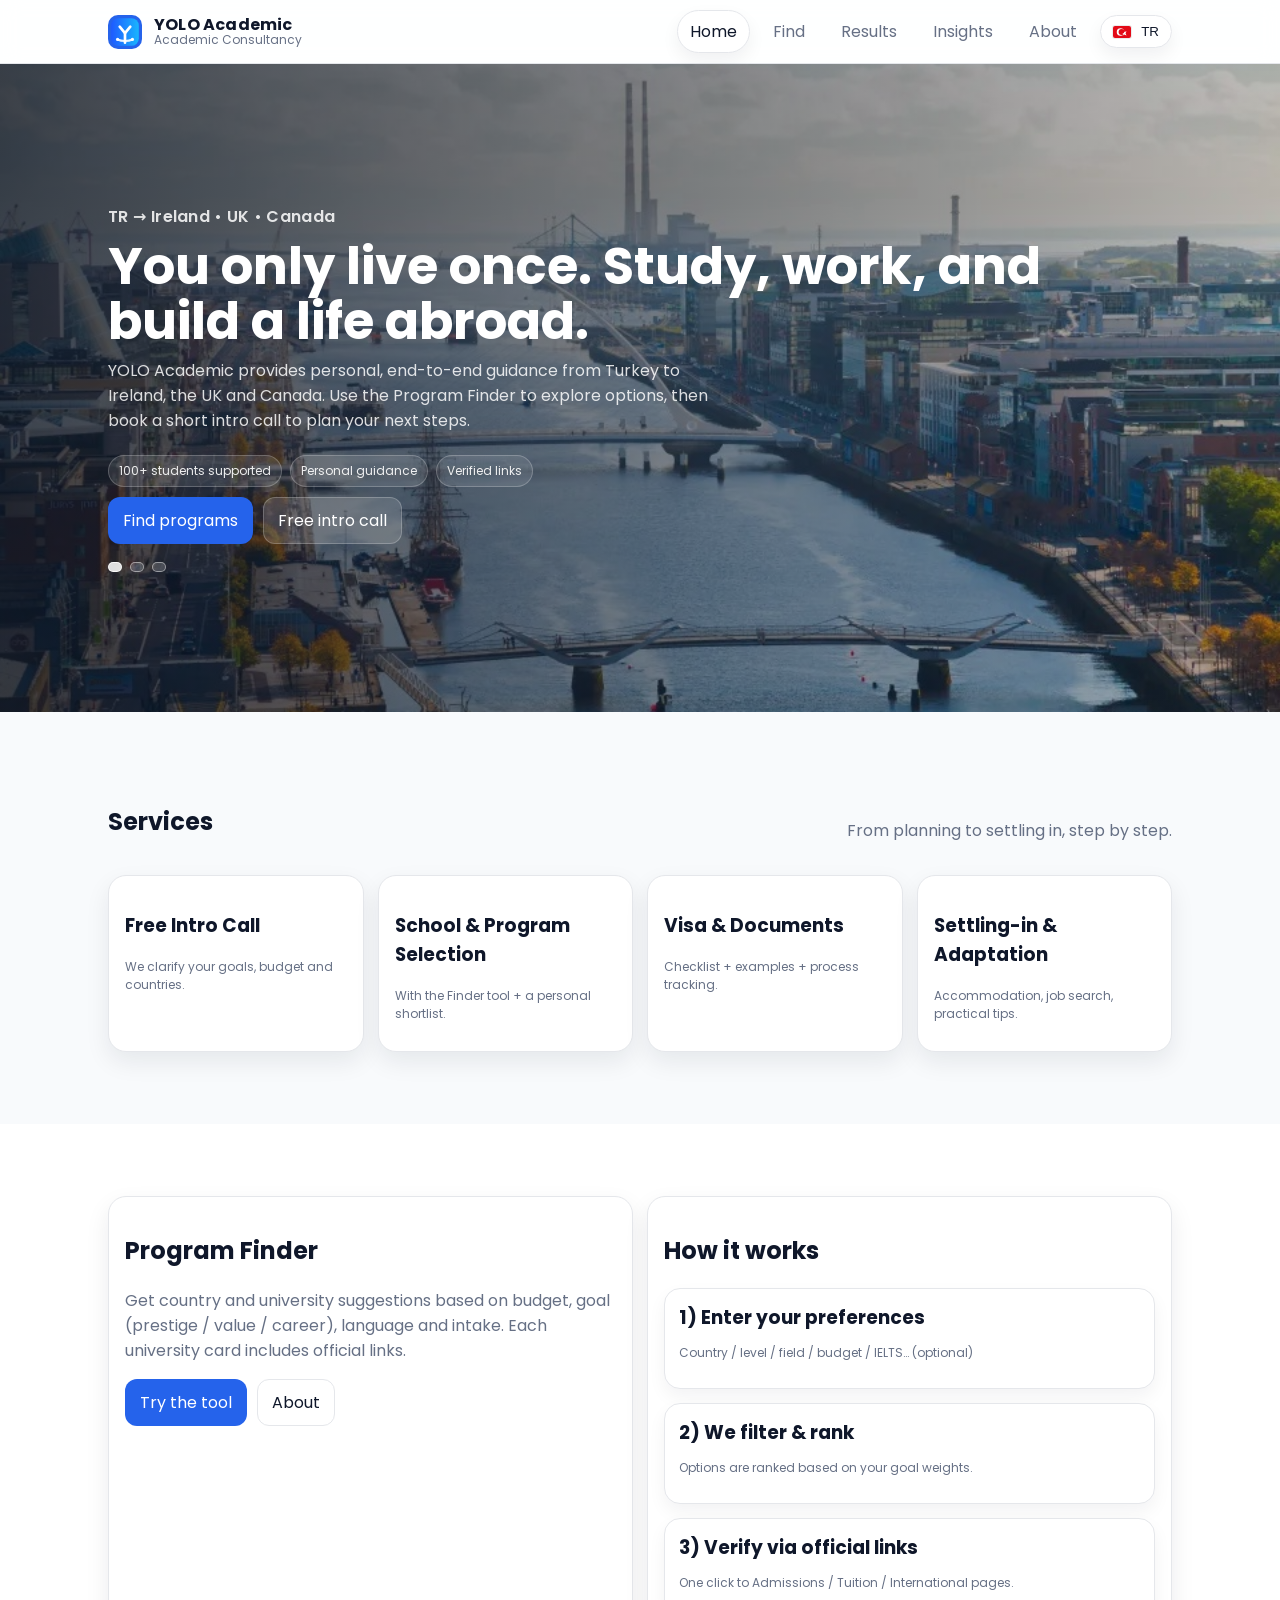
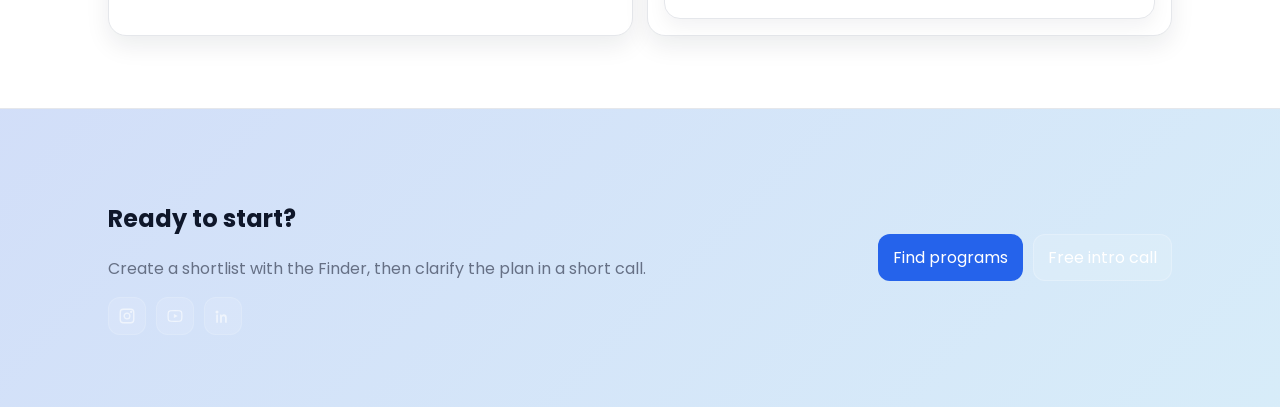
<file: academic-advisor-template/index.html>
<!doctype html>
<html lang="tr">
<head>
  <meta charset="utf-8" />
  <meta name="viewport" content="width=device-width,initial-scale=1" />
  <title>YOLO Academic</title>

  <link rel="preconnect" href="https://fonts.googleapis.com">
  <link rel="preconnect" href="https://fonts.gstatic.com" crossorigin>
  <link href="https://fonts.googleapis.com/css2?family=Poppins:wght@400;500;600;700&display=swap" rel="stylesheet">

  <link rel="stylesheet" href="assets/styles.css" />
  <link rel="icon" type="image/svg+xml" href="assets/yolo-mark.svg?v=1">
</head>
<body class="site">
  <nav class="nav">
    <div class="nav-inner">
      <a class="brand" href="index.html" aria-label="YOLO Academic home">
        <span class="logo" aria-hidden="true"></span>
        <span class="brand-text">
          <span class="brand-name">YOLO Academic</span>
          <span class="brand-sub">Academic Consultancy</span>
        </span>
      </a>

      <div class="nav-right row wrap">
        <div class="tabs">
          <a class="tab active" href="index.html" data-i18n="nav.home"></a>
          <a class="tab" href="finder.html" data-i18n="nav.finder"></a>
          <a class="tab" href="results.html" data-i18n="nav.results"></a>
          <a class="tab" href="insights.html" data-i18n="nav.insights"></a>
          <a class="tab" href="sources.html" data-i18n="nav.about"></a>
        </div>
        <button id="langToggle" class="lang-toggle" type="button" aria-label="Change language">EN</button>
      </div>
    </div>
  </nav>


  <header class="hero-slider" aria-label="Hero">
    <div class="hero-slides" data-hero-slides>
      <!-- Put hero images in /assets as hero-1.jpg, hero-2.jpg, hero-3.jpg (and more if you want) -->
      <div class="hero-slide is-active" style="background-image:url('assets/hero-1.jpg')"></div>
      <div class="hero-slide" style="background-image:url('assets/hero-2.jpg')"></div>
      <div class="hero-slide" style="background-image:url('assets/hero-3.jpg')"></div>
    </div>

    <div class="hero-grad" aria-hidden="true"></div>

    <div class="container hero-content">
      <div class="hero-kicker" data-i18n="landing.kicker"></div>
      <h1 class="hero-title" data-i18n="landing.h1"></h1>
      <p class="hero-text" data-i18n="landing.p"></p>

      <div class="trust-chips">
        <span class="chip" data-i18n="landing.trust.1"></span>
        <span class="chip" data-i18n="landing.trust.2"></span>
        <span class="chip" data-i18n="landing.trust.3"></span>
      </div>

      <div class="hero-actions">
        <a class="btn primary" href="finder.html" data-i18n="landing.cta.start"></a>
        <a class="btn ghost" data-calendly href="#" data-i18n="call.btn"></a>
      </div>

      <div class="hero-dots" data-hero-dots aria-label="Slide controls"></div>
    </div>
  </header>

  <main>
    <section class="section section-light">
      <div class="container">
        <div class="section-head">
          <h2 data-i18n="services.title"></h2>
          <p class="muted" data-i18n="services.sub"></p>
        </div>

        <div class="cards-4">
          <div class="card soft">
            <h3 data-i18n="svc.1.t"></h3>
            <p class="muted small" data-i18n="svc.1.p"></p>
          </div>
          <div class="card soft">
            <h3 data-i18n="svc.2.t"></h3>
            <p class="muted small" data-i18n="svc.2.p"></p>
          </div>
          <div class="card soft">
            <h3 data-i18n="svc.3.t"></h3>
            <p class="muted small" data-i18n="svc.3.p"></p>
          </div>
          <div class="card soft">
            <h3 data-i18n="svc.4.t"></h3>
            <p class="muted small" data-i18n="svc.4.p"></p>
          </div>
        </div>
      </div>
    </section>

    <section class="section section-white">
      <div class="container grid-2">
        <div class="card">
          <h2 data-i18n="tool.title"></h2>
          <p class="muted" data-i18n="tool.p"></p>
          <div class="row wrap" style="margin-top:10px;">
            <a class="btn primary" href="finder.html" data-i18n="tool.try"></a>
            <a class="btn" href="sources.html" data-i18n="tool.about"></a>
          </div>
        </div>

        <div class="card">
          <h2 data-i18n="how.title"></h2>
          <div class="stack">
            <div class="item">
              <h3 data-i18n="how.1.t"></h3>
              <p class="muted small" data-i18n="how.1.p"></p>
            </div>
            <div class="item">
              <h3 data-i18n="how.2.t"></h3>
              <p class="muted small" data-i18n="how.2.p"></p>
            </div>
            <div class="item">
              <h3 data-i18n="how.3.t"></h3>
              <p class="muted small" data-i18n="how.3.p"></p>
            </div>
          </div>
        </div>
      </div>
    </section>

    <section class="section cta-band">
      <div class="container cta-inner">
        <div>
          <h2 data-i18n="cta.title"></h2>
          <p class="muted" data-i18n="cta.p"></p>
          <div class="socials" aria-label="Social links">
            <a data-social="instagram" href="#" title="Instagram" aria-label="Instagram"><svg viewBox="0 0 24 24" aria-hidden="true"><path d="M7 3h10a4 4 0 0 1 4 4v10a4 4 0 0 1-4 4H7a4 4 0 0 1-4-4V7a4 4 0 0 1 4-4z" fill="none" stroke="currentColor" stroke-width="1.8"/><path d="M12 8.2a3.8 3.8 0 1 0 0 7.6 3.8 3.8 0 0 0 0-7.6z" fill="none" stroke="currentColor" stroke-width="1.8"/><path d="M17.5 6.6h.01" stroke="currentColor" stroke-width="3" stroke-linecap="round"/></svg></a>
            <a data-social="youtube" href="#" title="YouTube" aria-label="YouTube"><svg viewBox="0 0 24 24" aria-hidden="true"><path d="M21 8.2s-.2-1.5-.8-2.2c-.8-.9-1.7-.9-2.1-1C15.2 4.8 12 4.8 12 4.8h0s-3.2 0-6.1.2c-.4.1-1.3.1-2.1 1C3.2 6.7 3 8.2 3 8.2S2.8 10 2.8 11.9v.2C2.8 14 3 15.8 3 15.8s.2 1.5.8 2.2c.8.9 1.9.9 2.4 1 1.7.2 5.8.2 5.8.2s3.2 0 6.1-.2c.4-.1 1.3-.1 2.1-1 .6-.7.8-2.2.8-2.2s.2-1.8.2-3.7v-.2C21.2 10 21 8.2 21 8.2z" fill="none" stroke="currentColor" stroke-width="1.6"/><path d="M10.5 9.3l5.2 2.7-5.2 2.7V9.3z" fill="currentColor"/></svg></a>
            <a data-social="linkedin" href="#" title="LinkedIn" aria-label="LinkedIn"><svg viewBox="0 0 24 24" aria-hidden="true"><path d="M4 4.8a2 2 0 1 0 0 4 2 2 0 0 0 0-4z" fill="currentColor"/><path d="M3 10h2.2v11H3V10z" fill="currentColor"/><path d="M8.1 10H10v1.5h.1c.3-.6 1.3-1.7 3.1-1.7 2.1 0 3.8 1.3 3.8 4.3V21h-2.2v-6c0-1.7-.6-2.8-2.1-2.8-1.1 0-1.8.7-2.1 1.4-.1.3-.1.7-.1 1.1V21H8.1V10z" fill="currentColor"/></svg></a>
          </div>
        </div>
        <div class="row wrap">
          <a class="btn primary" href="finder.html" data-i18n="landing.cta.start"></a>
          <a class="btn ghost" data-calendly href="#" data-i18n="call.btn"></a>
        </div>
      </div>
    </section>
  </main>

  <script src="assets/i18n.js"></script>
  <script src="assets/config.js"></script>
  <script src="assets/calendly.js"></script>
  <script src="assets/socials.js"></script>
  <script src="assets/hero-slider.js"></script>
</body>
</html>
</file>
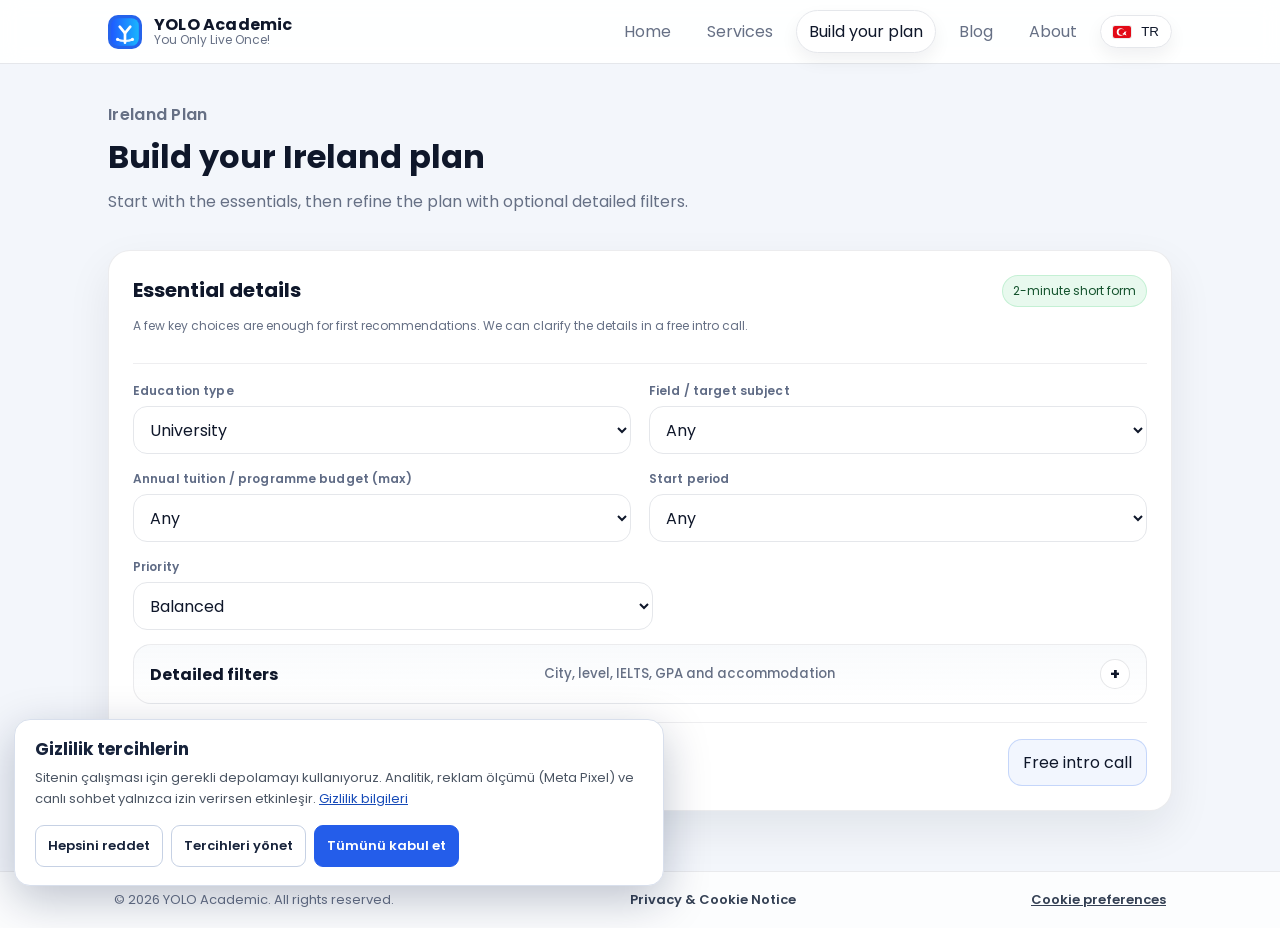
<file: finder.html>
<!doctype html>
<html lang="tr">
<head>
  
<meta charset="utf-8" />
<meta name="viewport" content="width=device-width,initial-scale=1" />
<link rel="preconnect" href="https://fonts.googleapis.com">
<link rel="preconnect" href="https://fonts.gstatic.com" crossorigin>
<link href="https://fonts.googleapis.com/css2?family=Poppins:wght@400;500;600;700&display=swap" rel="stylesheet">
<link rel="stylesheet" href="assets/styles.css" />
<link rel="stylesheet" href="assets/mobile-nav.css?v=2" />
<link rel="stylesheet" href="assets/custom.css" />
<link rel="stylesheet" href="assets/cta-contrast-fix.css?v=2" />

  <link rel="icon" type="image/svg+xml" href="assets/yolo-mark.svg?v=2">
<link rel="icon" type="image/png" href="assets/favicon.png?v=2" sizes="64x64">
<link rel="shortcut icon" href="assets/yolo-mark.svg?v=2">
<link rel="apple-touch-icon" href="assets/apple-touch-icon.png?v=2">
<title>İrlanda Planını Oluştur | YOLO Academic</title>
  <link rel="canonical" href="https://yoloacademic.com/finder.html" />
  <meta property="og:title" content="İrlanda Planını Oluştur | YOLO Academic" />
  <meta property="og:description" content="İrlanda eğitim hedefin için okul türü, bölüm, bütçe ve başlangıç dönemine göre ilk yol haritanı oluştur." />
  <meta property="og:type" content="website" />
  <meta property="og:url" content="https://yoloacademic.com/finder.html" />
  <meta name="twitter:card" content="summary" />
  <!-- Tracking is controlled by visitor cookie preferences. -->
<link rel="stylesheet" href="assets/privacy-consent.css?v=1">
<script src="assets/privacy-consent.js?v=1" defer></script>
</head>
<body class="site">

<nav class="nav">
  <div class="nav-inner">
    <a class="brand" href="index.html" aria-label="YOLO Academic home">
      <span class="logo" aria-hidden="true"></span>
      <span class="brand-text">
        <span class="brand-name">YOLO Academic</span>
        <span class="brand-sub">You Only Live Once!</span>
      </span>
    </a>
    <div class="nav-right row wrap">
      <div class="tabs">
        <a class="tab " href="index.html" data-i18n="nav.home"></a>
        <a class="tab " href="services.html" data-i18n="nav.services"></a>
        <a class="tab active" href="finder.html" data-i18n="nav.finder"></a>
        <a class="tab " href="insights.html" data-i18n="nav.insights"></a>
        <a class="tab " href="sources.html" data-i18n="nav.about"></a>
      </div>
      <button id="langToggle" class="lang-toggle" type="button" aria-label="Change language">EN</button>
    </div>
  </div>
</nav>

<header class="container page-hero">
  <div class="eyebrow"><span class="lang-tr">İrlanda Planı</span><span class="lang-en">Ireland Plan</span></div>
  <h1 class="page-title" data-i18n="finder.h1"></h1>
  <p class="muted page-sub" data-i18n="finder.p"></p>
</header>
<main class="container" style="padding-bottom:60px;">
  <form id="prefsForm" class="card form smart-finder">
    <div class="finder-intro-row">
      <div>
        <h2 data-i18n="finder.quick.title"></h2>
        <p class="muted small" data-i18n="finder.quick.p"></p>
      </div>
      <span class="badge" data-i18n="finder.quick.badge"></span>
    </div>

    <div class="grid essential-grid">
      <div class="field"><label for="educationType" data-i18n="form.educationType"></label><select id="educationType" required><option value="university" data-i18n="opt.education.university"></option><option value="language" data-i18n="opt.education.language"></option><option value="highschool" data-i18n="opt.education.highschool"></option></select></div>
      <div class="field"><label for="field" data-i18n="form.field"></label><select id="field"><option value="any" data-i18n="opt.any"></option><option value="computing" data-i18n="opt.computing"></option><option value="business" data-i18n="opt.business"></option><option value="engineering" data-i18n="opt.engineering"></option><option value="health" data-i18n="opt.health"></option><option value="arts" data-i18n="opt.arts"></option><option value="english" data-i18n="opt.english"></option></select></div>
      <div class="field"><label for="tuitionMax" data-i18n="form.tuition"></label><select id="tuitionMax"><option value="" data-i18n="opt.any"></option><option value="5000">≤ €5k</option><option value="10000">≤ €10k</option><option value="20000">≤ €20k</option><option value="35000">≤ €35k</option><option value="999999">€35k+</option></select></div>
      <div class="field"><label for="intake" data-i18n="form.intake"></label><select id="intake"><option value="any" data-i18n="opt.any"></option><option value="sep" data-i18n="opt.sep"></option><option value="jan" data-i18n="opt.jan"></option><option value="summer" data-i18n="opt.summer"></option></select></div>
      <div class="field"><label for="goal" data-i18n="form.goal"></label><select id="goal" required><option value="balanced" data-i18n="opt.balanced"></option><option value="prestige" data-i18n="opt.prestige"></option><option value="value" data-i18n="opt.value"></option><option value="career" data-i18n="opt.career"></option><option value="fast" data-i18n="opt.fast"></option></select></div>
    </div>

    <details class="advanced-filters">
      <summary><span data-i18n="finder.advanced.title"></span><small data-i18n="finder.advanced.p"></small></summary>
      <div class="grid advanced-grid">
        <div class="field"><label for="city" data-i18n="form.city"></label><select id="city"><option value="any" data-i18n="opt.any"></option><option value="dublin">Dublin</option><option value="cork">Cork</option><option value="galway">Galway</option><option value="limerick">Limerick</option><option value="other" data-i18n="opt.city.other"></option></select></div>
        <div class="field"><label for="degree" data-i18n="form.degree"></label><select id="degree"><option value="any" data-i18n="opt.any"></option><option value="ug" data-i18n="opt.ug"></option><option value="pg" data-i18n="opt.pg"></option><option value="foundation" data-i18n="opt.foundation"></option></select></div>
        <div class="field"><label for="hasIelts" data-i18n="form.ielts"></label><select id="hasIelts"><option value="any" data-i18n="opt.ielts.any"></option><option value="yes" data-i18n="opt.ielts.yes"></option><option value="no" data-i18n="opt.ielts.no"></option></select></div>
        <div class="field" id="ieltsWrap" style="display:none;"><label for="ieltsScore" data-i18n="form.ieltsScore"></label><select id="ieltsScore"><option value="" data-i18n="opt.any"></option><option value="5.0">5.0</option><option value="5.5">5.5</option><option value="6.0">6.0</option><option value="6.5">6.5</option><option value="7.0">7.0</option><option value="7.5">7.5</option></select></div>
        <div class="field"><label for="gpa" data-i18n="form.gpa"></label><input id="gpa" type="text" inputmode="decimal" data-i18n-placeholder="form.gpaPh" /><div class="hint muted small" data-i18n="form.gpaHint"></div></div>
        <div class="field"><label for="year" data-i18n="form.year"></label><select id="year"><option value="any" data-i18n="opt.year.any"></option></select></div>
        <div class="field"><label for="accommodation" data-i18n="form.accommodation"></label><select id="accommodation"><option value="any" data-i18n="opt.any"></option><option value="yes" data-i18n="opt.yes"></option><option value="no" data-i18n="opt.no"></option></select></div>
        <div class="field"><label for="notes" data-i18n="form.notes"></label><input id="notes" type="text" data-i18n-placeholder="form.notesPh" /></div>
      </div>
    </details>

    <div class="actions row wrap"><button class="btn primary" type="submit" data-i18n="form.submit"></button><a class="btn ghost" data-calendly href="#" data-i18n="call.btn"></a></div>
  </form>
</main>

<footer class="site-footer">
  <div class="container footer-mini">
    <span>© 2026 YOLO Academic. <span class="lang-tr">Tüm hakları saklıdır.</span><span class="lang-en">All rights reserved.</span></span>
    <a href="privacy.html"><span class="lang-tr">Gizlilik & Çerez Bilgilendirmesi</span><span class="lang-en">Privacy & Cookie Notice</span></a>
  </div>
</footer>

<script src="assets/i18n.js"></script>
<script src="assets/mobile-nav.js?v=2"></script>
<script src="assets/config.js"></script>
<script src="assets/calendly.js"></script>
<!-- Optional live chat is loaded after visitor consent. -->
<script src="assets/analytics-events.js?v=1"></script>

<script src="assets/app.js"></script>
</body>
</html>
</file>
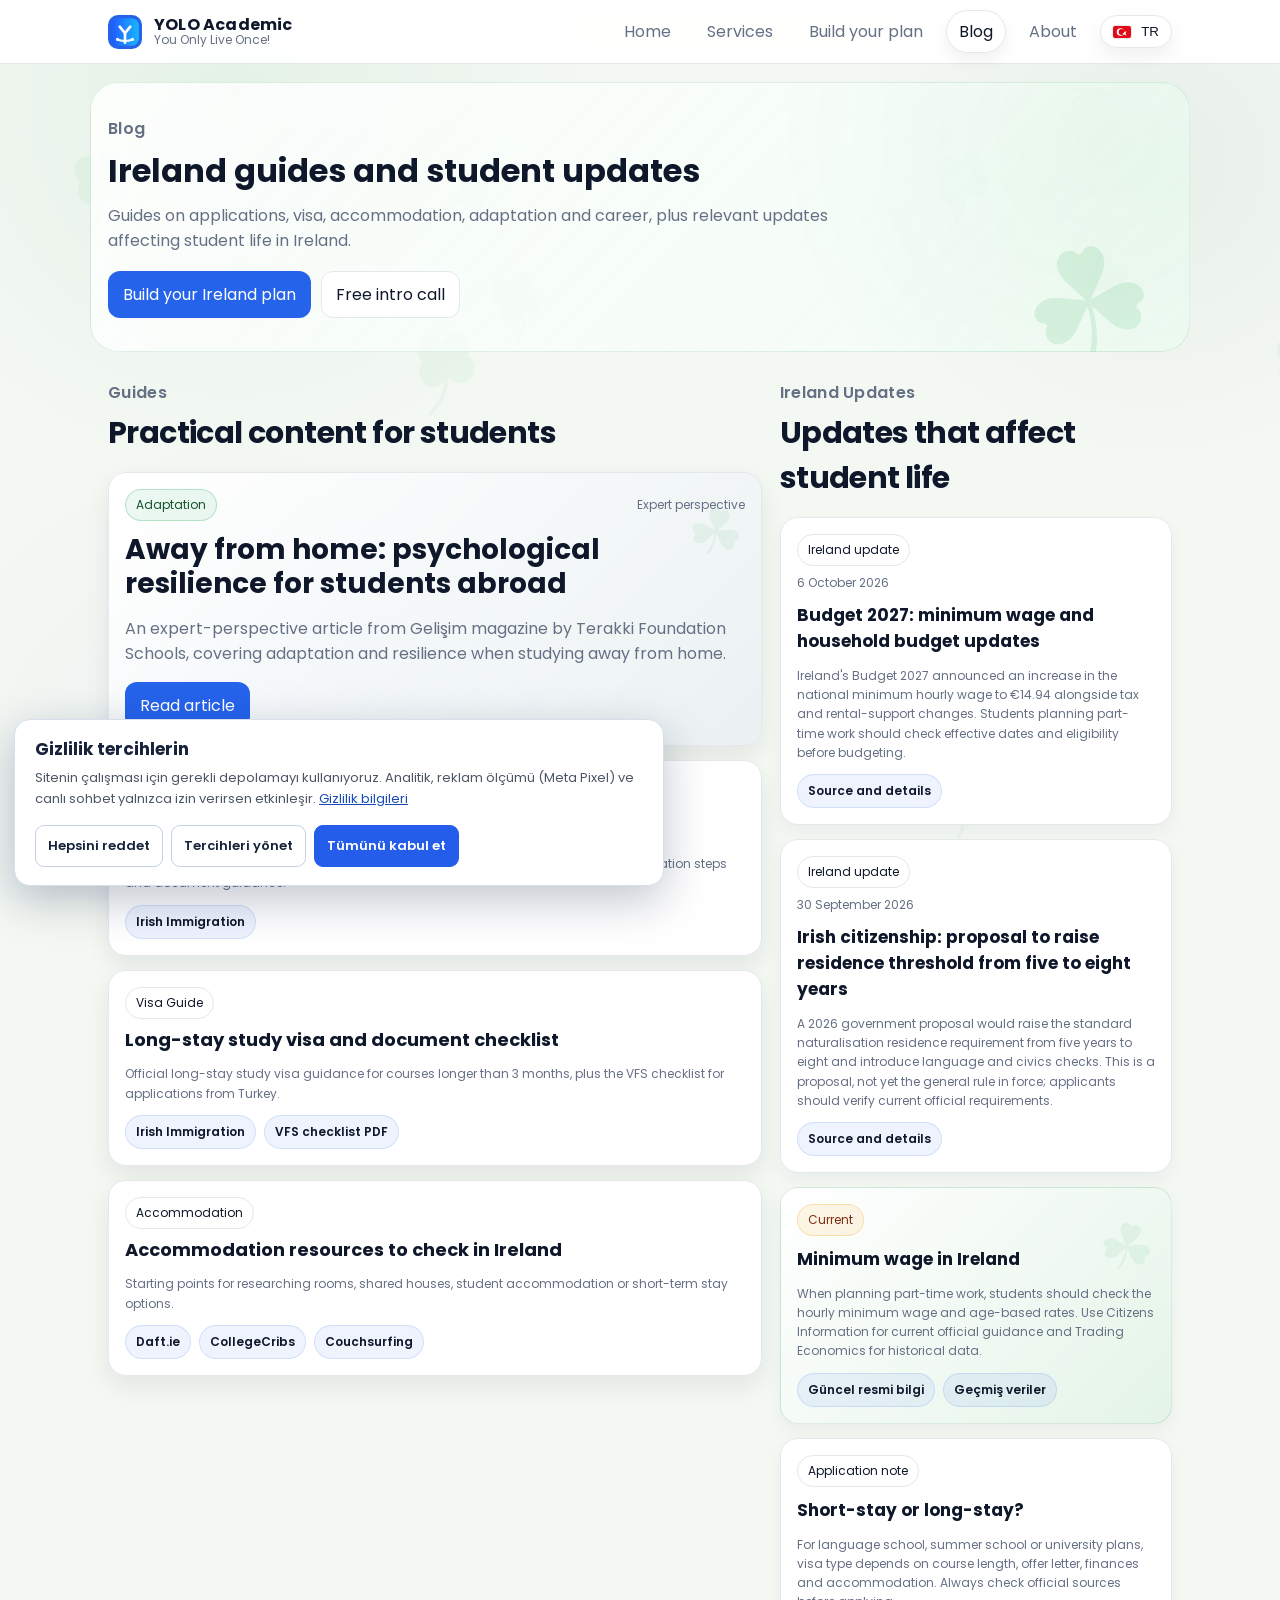
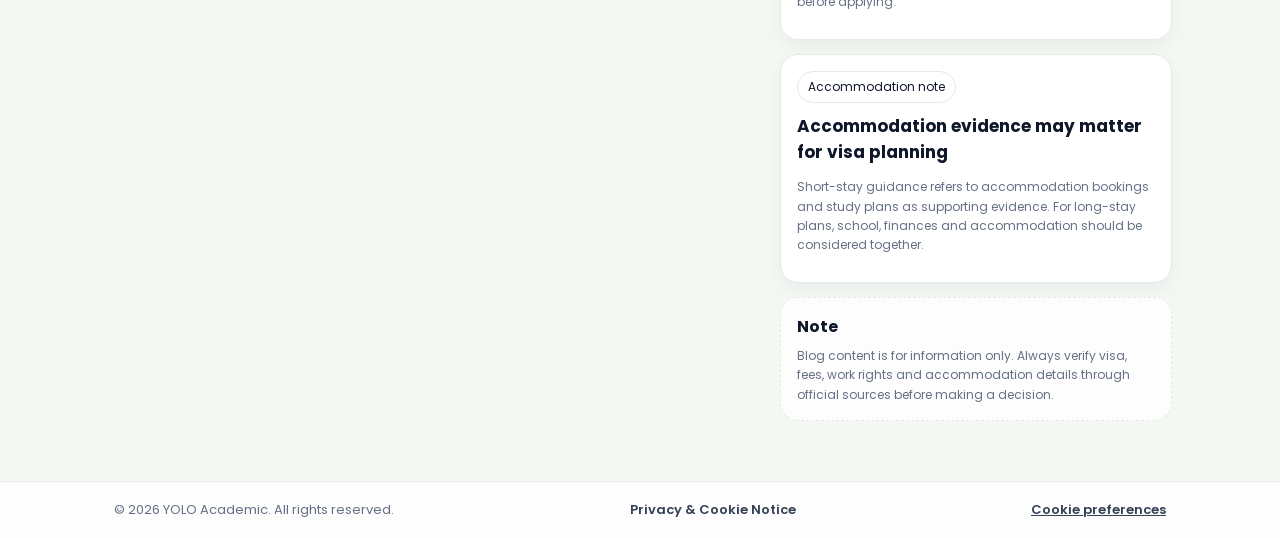
<file: insights.html>
<!doctype html>
<html lang="tr">
<head>
<meta charset="utf-8" />
<meta name="viewport" content="width=device-width,initial-scale=1" />
<link rel="preconnect" href="https://fonts.googleapis.com">
<link rel="preconnect" href="https://fonts.gstatic.com" crossorigin>
<link href="https://fonts.googleapis.com/css2?family=Poppins:wght@400;500;600;700&display=swap" rel="stylesheet">
<link rel="stylesheet" href="assets/styles.css" />
<link rel="stylesheet" href="assets/mobile-nav.css?v=2" />
<link rel="stylesheet" href="assets/custom.css" />
<link rel="stylesheet" href="assets/cta-contrast-fix.css?v=2" />
<link rel="icon" type="image/svg+xml" href="assets/yolo-mark.svg?v=2">
<link rel="icon" type="image/png" href="assets/favicon.png?v=2" sizes="64x64">
<link rel="shortcut icon" href="assets/yolo-mark.svg?v=2">
<link rel="apple-touch-icon" href="assets/apple-touch-icon.png?v=2">
<title>Blog | YOLO Academic</title>
  <link rel="canonical" href="https://yoloacademic.com/insights.html" />
<meta name="description" content="İrlanda’da eğitim, vize, konaklama, kariyer ve güncel öğrenci haberleri için YOLO Academic blog." />
  <meta property="og:title" content="Blog | YOLO Academic" />
  <meta property="og:description" content="İrlanda’da eğitim, yaşam, vize, konaklama ve kariyer planı hakkında YOLO Academic yazıları." />
  <meta property="og:type" content="website" />
  <meta property="og:url" content="https://yoloacademic.com/insights.html" />
  <meta name="twitter:card" content="summary" />
  <!-- Tracking is controlled by visitor cookie preferences. -->
<link rel="stylesheet" href="assets/privacy-consent.css?v=1">
<script src="assets/privacy-consent.js?v=1" defer></script>
</head>
<body class="site blog-page">

<nav class="nav">
  <div class="nav-inner">
    <a class="brand" href="index.html" aria-label="YOLO Academic home">
      <span class="logo" aria-hidden="true"></span>
      <span class="brand-text">
        <span class="brand-name">YOLO Academic</span>
        <span class="brand-sub">You Only Live Once!</span>
      </span>
    </a>
    <div class="nav-right row wrap">
      <div class="tabs">
        <a class="tab " href="index.html" data-i18n="nav.home"></a>
        <a class="tab " href="services.html" data-i18n="nav.services"></a>
        <a class="tab " href="finder.html" data-i18n="nav.finder"></a>
        <a class="tab active" href="insights.html" data-i18n="nav.insights"></a>
        <a class="tab " href="sources.html" data-i18n="nav.about"></a>
      </div>
      <button id="langToggle" class="lang-toggle" type="button" aria-label="Change language">EN</button>
    </div>
  </div>
</nav>

<header class="container page-hero blog-hero">
  <div class="page-head">
    <div>
      <div class="eyebrow"><span class="lang-tr">Blog</span><span class="lang-en">Blog</span></div>
      <h1 class="page-title"><span class="lang-tr">İrlanda rehberleri ve güncel haberler</span><span class="lang-en">Ireland guides and student updates</span></h1>
      <p class="muted page-sub"><span class="lang-tr">Başvuru, vize, konaklama, adaptasyon ve kariyer rehberleriyle birlikte İrlanda’daki öğrenci yaşamını etkileyen güncel gelişmeleri burada düzenli olarak paylaşacağız.</span><span class="lang-en">Guides on applications, visa, accommodation, adaptation and career, plus relevant updates affecting student life in Ireland.</span></p>
    </div>
    <div class="row wrap"><a class="btn primary" href="finder.html" data-i18n="landing.cta.start"></a><a class="btn" data-calendly href="#" data-i18n="call.btn"></a></div>
  </div>
</header>

<main class="container blog-main" style="padding-bottom:60px;">
  <div class="blog-grid">
    <section class="blog-column">
      <div class="section-head compact">
        <div>
          <div class="eyebrow"><span class="lang-tr">Rehberler</span><span class="lang-en">Guides</span></div>
          <h2><span class="lang-tr">Öğrenciler için pratik içerikler</span><span class="lang-en">Practical content for students</span></h2>
        </div>
      </div>

      <article class="card blog-feature-card celtic-card">
        <div class="row wrap" style="justify-content:space-between;">
          <span class="badge good"><span class="lang-tr">Adaptasyon</span><span class="lang-en">Adaptation</span></span>
          <span class="muted small"><span class="lang-tr">Uzman görüşü</span><span class="lang-en">Expert perspective</span></span>
        </div>
        <h3 class="post-title" style="margin:12px 0 0;">
          <a href="https://gelisim.terakki.org.tr/evden-uzakta/" target="_blank" rel="noreferrer">
            <span class="lang-tr">Evden uzakta: Yurtdışına giden öğrenciler için psikolojik dayanıklılık</span>
            <span class="lang-en">Away from home: psychological resilience for students abroad</span>
          </a>
        </h3>
        <p class="muted"><span class="lang-tr">Terakki Vakfı Okullarının çıkardığı Gelişim dergisinden, öğrencilerin evden uzaklaşma ve yeni bir ortama uyum sürecine dair uzman görüşleri aktaran bir yazı.</span><span class="lang-en">An expert-perspective article from Gelişim magazine by Terakki Foundation Schools, covering adaptation and resilience when studying away from home.</span></p>
        <a class="btn primary" href="https://gelisim.terakki.org.tr/evden-uzakta/" target="_blank" rel="noreferrer"><span class="lang-tr">Yazıyı oku</span><span class="lang-en">Read article</span></a>
      </article>

      <article class="card blog-resource-card">
        <span class="badge"><span class="lang-tr">Vize Rehberi</span><span class="lang-en">Visa Guide</span></span>
        <h3><span class="lang-tr">Kısa süreli C ziyaret/eğitim vizesi</span><span class="lang-en">Short-stay C visit/study visa</span></h3>
        <p class="muted small"><span class="lang-tr">90 gün veya daha kısa süreli dil kursu ve kısa eğitim planları için resmi başvuru adımlarını ve gerekli belgeleri kontrol edebileceğiniz kaynak.</span><span class="lang-en">Official guidance for short courses and study plans of 90 days or less, including application steps and document guidance.</span></p>
        <div class="resource-links"><a class="mini-link" href="https://www.irishimmigration.ie/tr/coming-to-study-in-ireland/what-are-my-study-visa-options/how-to-apply-for-a-short-c-visit-study-visa/" target="_blank" rel="noreferrer">Irish Immigration</a></div>
      </article>

      <article class="card blog-resource-card">
        <span class="badge"><span class="lang-tr">Vize Rehberi</span><span class="lang-en">Visa Guide</span></span>
        <h3><span class="lang-tr">Uzun süreli eğitim vizesi ve belge kontrol listesi</span><span class="lang-en">Long-stay study visa and document checklist</span></h3>
        <p class="muted small"><span class="lang-tr">3 aydan uzun eğitim planları için resmi uzun dönem vize sayfası ve Türkiye başvuruları için VFS öğrenci vizesi kontrol listesi.</span><span class="lang-en">Official long-stay study visa guidance for courses longer than 3 months, plus the VFS checklist for applications from Turkey.</span></p>
        <div class="resource-links"><a class="mini-link" href="https://www.irishimmigration.ie/tr/coming-to-study-in-ireland/what-are-my-study-visa-options/how-to-apply-for-long-term-study-visa/" target="_blank" rel="noreferrer">Irish Immigration</a><a class="mini-link" href="https://www.vfsglobal.com/ireland/turkey/pdf/Checklist_LONG_student_visa_TR.pdf" target="_blank" rel="noreferrer">VFS checklist PDF</a></div>
      </article>

      <article class="card blog-resource-card">
        <span class="badge"><span class="lang-tr">Konaklama</span><span class="lang-en">Accommodation</span></span>
        <h3><span class="lang-tr">İrlanda’da konaklama ararken bakılabilecek kaynaklar</span><span class="lang-en">Accommodation resources to check in Ireland</span></h3>
        <p class="muted small"><span class="lang-tr">Oda, paylaşımlı ev, öğrenci konaklaması veya kısa süreli konaklama araştırırken kullanılabilecek başlangıç kaynakları.</span><span class="lang-en">Starting points for researching rooms, shared houses, student accommodation or short-term stay options.</span></p>
        <div class="resource-links"><a class="mini-link" href="https://www.daft.ie" target="_blank" rel="noreferrer">Daft.ie</a><a class="mini-link" href="https://www.collegecribs.ie" target="_blank" rel="noreferrer">CollegeCribs</a><a class="mini-link" href="https://www.couchsurfing.com/c/locations/ireland" target="_blank" rel="noreferrer">Couchsurfing</a></div>
      </article>
    </section>

    <aside class="blog-column blog-news-column">
      <div class="section-head compact">
        <div>
          <div class="eyebrow"><span class="lang-tr">İrlanda Haberleri</span><span class="lang-en">Ireland Updates</span></div>
          <h2><span class="lang-tr">Öğrenci yaşamını etkileyen gelişmeler</span><span class="lang-en">Updates that affect student life</span></h2>
        </div>
      </div>

      <article class="card news-card">
        <span class="badge"><span class="lang-tr">İrlanda gündemi</span><span class="lang-en">Ireland update</span></span>
        <div class="muted small" style="margin-top:8px">6 October 2026</div>
        <h3><span class="lang-tr">Budget 2027: Asgari ücrette artış ve hane bütçesi değişiklikleri</span><span class="lang-en">Budget 2027: minimum wage and household budget updates</span></h3>
        <p class="muted small"><span class="lang-tr">İrlanda'nın 2027 bütçesinde saatlik ulusal asgari ücretin €14,94'e yükselmesi açıklandı. Vergi ve kira desteğiyle ilgili önlemler de duyuruldu. Öğrenciler iş ve yaşam bütçesi hazırlarken yürürlük tarihlerini ve hak sahipliği koşullarını ayrıca kontrol etmeli.</span><span class="lang-en">Ireland's Budget 2027 announced an increase in the national minimum hourly wage to €14.94 alongside tax and rental-support changes. Students planning part-time work should check effective dates and eligibility before budgeting.</span></p>
        <div class="resource-links"><a class="mini-link" href="https://www.rte.ie/news/2026/1006/1594297-at-a-glance-key-points-from-budget-2027/" target="_blank" rel="noopener noreferrer"><span class="lang-tr">Kaynak ve ayrıntılar</span><span class="lang-en">Source and details</span></a></div>
      </article>

      <article class="card news-card">
        <span class="badge"><span class="lang-tr">İrlanda gündemi</span><span class="lang-en">Ireland update</span></span>
        <div class="muted small" style="margin-top:8px">30 September 2026</div>
        <h3><span class="lang-tr">İrlanda vatandaşlığı: 5 yıldan 8 yıla çıkarma önerisi</span><span class="lang-en">Irish citizenship: proposal to raise residence threshold from five to eight years</span></h3>
        <p class="muted small"><span class="lang-tr">Hükümetin 2026 tarihli yasa önerisi, standart vatandaşlık başvurularında ikamet şartını 5 yıldan 8 yıla yükseltmeyi ve dil ile vatandaşlık bilgisi şartları getirmeyi öngörüyor. Bu henüz genel kural olarak yürürlükte değil; başvurularda güncel resmi koşullar esas alınmalı.</span><span class="lang-en">A 2026 government proposal would raise the standard naturalisation residence requirement from five years to eight and introduce language and civics checks. This is a proposal, not yet the general rule in force; applicants should verify current official requirements.</span></p>
        <div class="resource-links"><a class="mini-link" href="https://prelive.oireachtas.ie/en/debates/debate/dail/2026-09-30/12/" target="_blank" rel="noopener noreferrer"><span class="lang-tr">Kaynak ve ayrıntılar</span><span class="lang-en">Source and details</span></a></div>
      </article>

      <article class="card news-card highlight-news-card">
        <span class="badge warn"><span class="lang-tr">Güncel</span><span class="lang-en">Current</span></span>
        <h3><span class="lang-tr">İrlanda’da asgari ücret</span><span class="lang-en">Minimum wage in Ireland</span></h3>
        <p class="muted small"><span class="lang-tr">Öğrenciler için part-time iş planı yaparken saatlik asgari ücret ve yaşa göre oranlar düzenli kontrol edilmeli. Güncel resmi bilgi için Citizens Information sayfasını, geçmiş veriler için Trading Economics grafiğini kullanabilirsiniz.</span><span class="lang-en">When planning part-time work, students should check the hourly minimum wage and age-based rates. Use Citizens Information for current official guidance and Trading Economics for historical data.</span></p>
        <div class="resource-links"><a class="mini-link" href="https://www.citizensinformation.ie/en/whats-new/the-minimum-wage-has-increased/" target="_blank" rel="noreferrer">Güncel resmi bilgi</a><a class="mini-link" href="https://tr.tradingeconomics.com/ireland/minimum-wages" target="_blank" rel="noreferrer">Geçmiş veriler</a></div>
      </article>

      <article class="card news-card">
        <span class="badge"><span class="lang-tr">Başvuru notu</span><span class="lang-en">Application note</span></span>
        <h3><span class="lang-tr">Kısa dönem mi uzun dönem mi?</span><span class="lang-en">Short-stay or long-stay?</span></h3>
        <p class="muted small"><span class="lang-tr">Dil okulu, yaz okulu veya üniversite planı yaparken vize türü; eğitim süresi, okul kabulü, finansal belgeler ve konaklama planına göre değişir. Başvuru öncesinde resmi kaynak kontrolü şarttır.</span><span class="lang-en">For language school, summer school or university plans, visa type depends on course length, offer letter, finances and accommodation. Always check official sources before applying.</span></p>
      </article>

      <article class="card news-card">
        <span class="badge"><span class="lang-tr">Konaklama notu</span><span class="lang-en">Accommodation note</span></span>
        <h3><span class="lang-tr">Konaklama belgesi vize sürecinde önemli olabilir</span><span class="lang-en">Accommodation evidence may matter for visa planning</span></h3>
        <p class="muted small"><span class="lang-tr">Kısa süreli vize rehberinde konaklama rezervasyonu ve eğitim planı gibi destekleyici belgelerden bahsedilir. Uzun dönem süreçte de okul, finans ve konaklama planı birlikte düşünülmelidir.</span><span class="lang-en">Short-stay guidance refers to accommodation bookings and study plans as supporting evidence. For long-stay plans, school, finances and accommodation should be considered together.</span></p>
      </article>

      <div class="card blog-disclaimer">
        <strong><span class="lang-tr">Not</span><span class="lang-en">Note</span></strong>
        <p class="muted small"><span class="lang-tr">Blogdaki bilgiler bilgilendirme amaçlıdır. Vize, ücret, çalışma hakkı ve konaklama gibi konularda son karar öncesi resmi kurum sayfalarını kontrol etmek gerekir.</span><span class="lang-en">Blog content is for information only. Always verify visa, fees, work rights and accommodation details through official sources before making a decision.</span></p>
      </div>
    </aside>
  </div>
</main>

<footer class="site-footer">
  <div class="container footer-mini">
    <span>© 2026 YOLO Academic. <span class="lang-tr">Tüm hakları saklıdır.</span><span class="lang-en">All rights reserved.</span></span>
    <a href="privacy.html"><span class="lang-tr">Gizlilik & Çerez Bilgilendirmesi</span><span class="lang-en">Privacy & Cookie Notice</span></a>
  </div>
</footer>

<script src="assets/i18n.js"></script>
<script src="assets/mobile-nav.js?v=2"></script>
<script src="assets/config.js"></script>
<script src="assets/calendly.js"></script>
<!-- Optional live chat is loaded after visitor consent. -->
<script src="assets/analytics-events.js?v=1"></script>

</body></html>
</file>
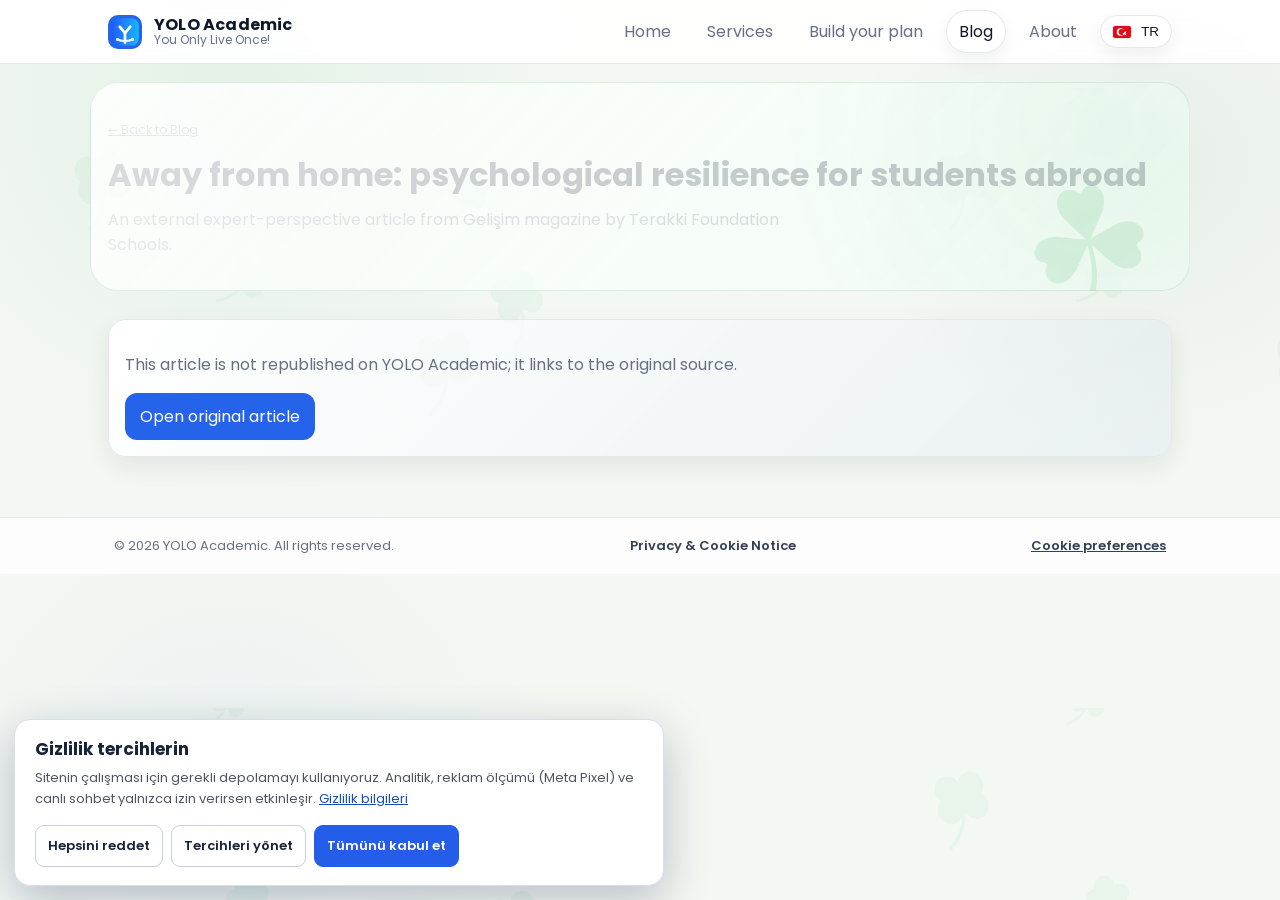
<file: post-evden-uzakta.html>
<!doctype html>
<html lang="tr"><head>
<meta charset="utf-8" /><meta name="viewport" content="width=device-width,initial-scale=1" />
<link rel="preconnect" href="https://fonts.googleapis.com"><link rel="preconnect" href="https://fonts.gstatic.com" crossorigin>
<link href="https://fonts.googleapis.com/css2?family=Poppins:wght@400;500;600;700&display=swap" rel="stylesheet">
<link rel="stylesheet" href="assets/styles.css" /><link rel="stylesheet" href="assets/mobile-nav.css?v=2" /><link rel="stylesheet" href="assets/custom.css" />
<link rel="icon" type="image/svg+xml" href="assets/yolo-mark.svg?v=2">
<link rel="icon" type="image/png" href="assets/favicon.png?v=2" sizes="64x64">
<link rel="shortcut icon" href="assets/yolo-mark.svg?v=2">
<link rel="apple-touch-icon" href="assets/apple-touch-icon.png?v=2">
<title>Evden Uzakta | YOLO Academic</title>
  <link rel="canonical" href="https://yoloacademic.com/post-evden-uzakta.html" />
  <meta property="og:title" content="Evden Uzakta | YOLO Academic" />
  <meta property="og:description" content="Yurt dışında eğitim yolculuğunda psikolojik dayanıklılık, adaptasyon ve evden uzakta yaşam üzerine kısa rehber." />
  <meta property="og:type" content="website" />
  <meta property="og:url" content="https://yoloacademic.com/post-evden-uzakta.html" />
  <meta name="twitter:card" content="summary" />
  <!-- Tracking is controlled by visitor cookie preferences. -->
<link rel="stylesheet" href="assets/privacy-consent.css?v=1">
<script src="assets/privacy-consent.js?v=1" defer></script>
</head><body class="site blog-page">
<nav class="nav"><div class="nav-inner"><a class="brand" href="index.html"><span class="logo" aria-hidden="true"></span><span class="brand-text"><span class="brand-name">YOLO Academic</span><span class="brand-sub">You Only Live Once!</span></span></a><div class="nav-right row wrap"><div class="tabs"><a class="tab" href="index.html" data-i18n="nav.home"></a><a class="tab" href="services.html" data-i18n="nav.services"></a><a class="tab" href="finder.html" data-i18n="nav.finder"></a><a class="tab active" href="insights.html" data-i18n="nav.insights"></a><a class="tab" href="sources.html" data-i18n="nav.about"></a></div><button id="langToggle" class="lang-toggle" type="button">EN</button></div></div></nav>
<header class="container page-hero blog-hero"><a class="muted small" href="insights.html">← <span class="lang-tr">Blog’a dön</span><span class="lang-en">Back to Blog</span></a><h1 class="page-title" style="margin-top:10px;"><span class="lang-tr">Evden uzakta: Yurtdışına giden öğrenciler için psikolojik dayanıklılık</span><span class="lang-en">Away from home: psychological resilience for students abroad</span></h1><p class="muted page-sub"><span class="lang-tr">Terakki Vakfı Okullarının çıkardığı Gelişim dergisinden uzman görüşleri aktaran dış kaynaklı bir yazı.</span><span class="lang-en">An external expert-perspective article from Gelişim magazine by Terakki Foundation Schools.</span></p></header>
<main class="container" style="padding-bottom:60px;"><section class="card blog-feature-card"><p class="muted"><span class="lang-tr">Bu yazı YOLO Academic içinde yeniden yayınlanmamıştır; orijinal kaynağa yönlendirilir.</span><span class="lang-en">This article is not republished on YOLO Academic; it links to the original source.</span></p><a class="btn primary" href="https://gelisim.terakki.org.tr/evden-uzakta/" target="_blank" rel="noreferrer"><span class="lang-tr">Orijinal yazıyı aç</span><span class="lang-en">Open original article</span></a></section></main>
<footer class="site-footer">
  <div class="container footer-mini">
    <span>© 2026 YOLO Academic. <span class="lang-tr">Tüm hakları saklıdır.</span><span class="lang-en">All rights reserved.</span></span>
    <a href="privacy.html"><span class="lang-tr">Gizlilik & Çerez Bilgilendirmesi</span><span class="lang-en">Privacy & Cookie Notice</span></a>
  </div>
</footer>

<script src="assets/i18n.js"></script><script src="assets/mobile-nav.js?v=2"></script><script src="assets/config.js"></script><script src="assets/calendly.js"></script>
<script src="assets/analytics-events.js?v=1"></script></body></html>
</file>
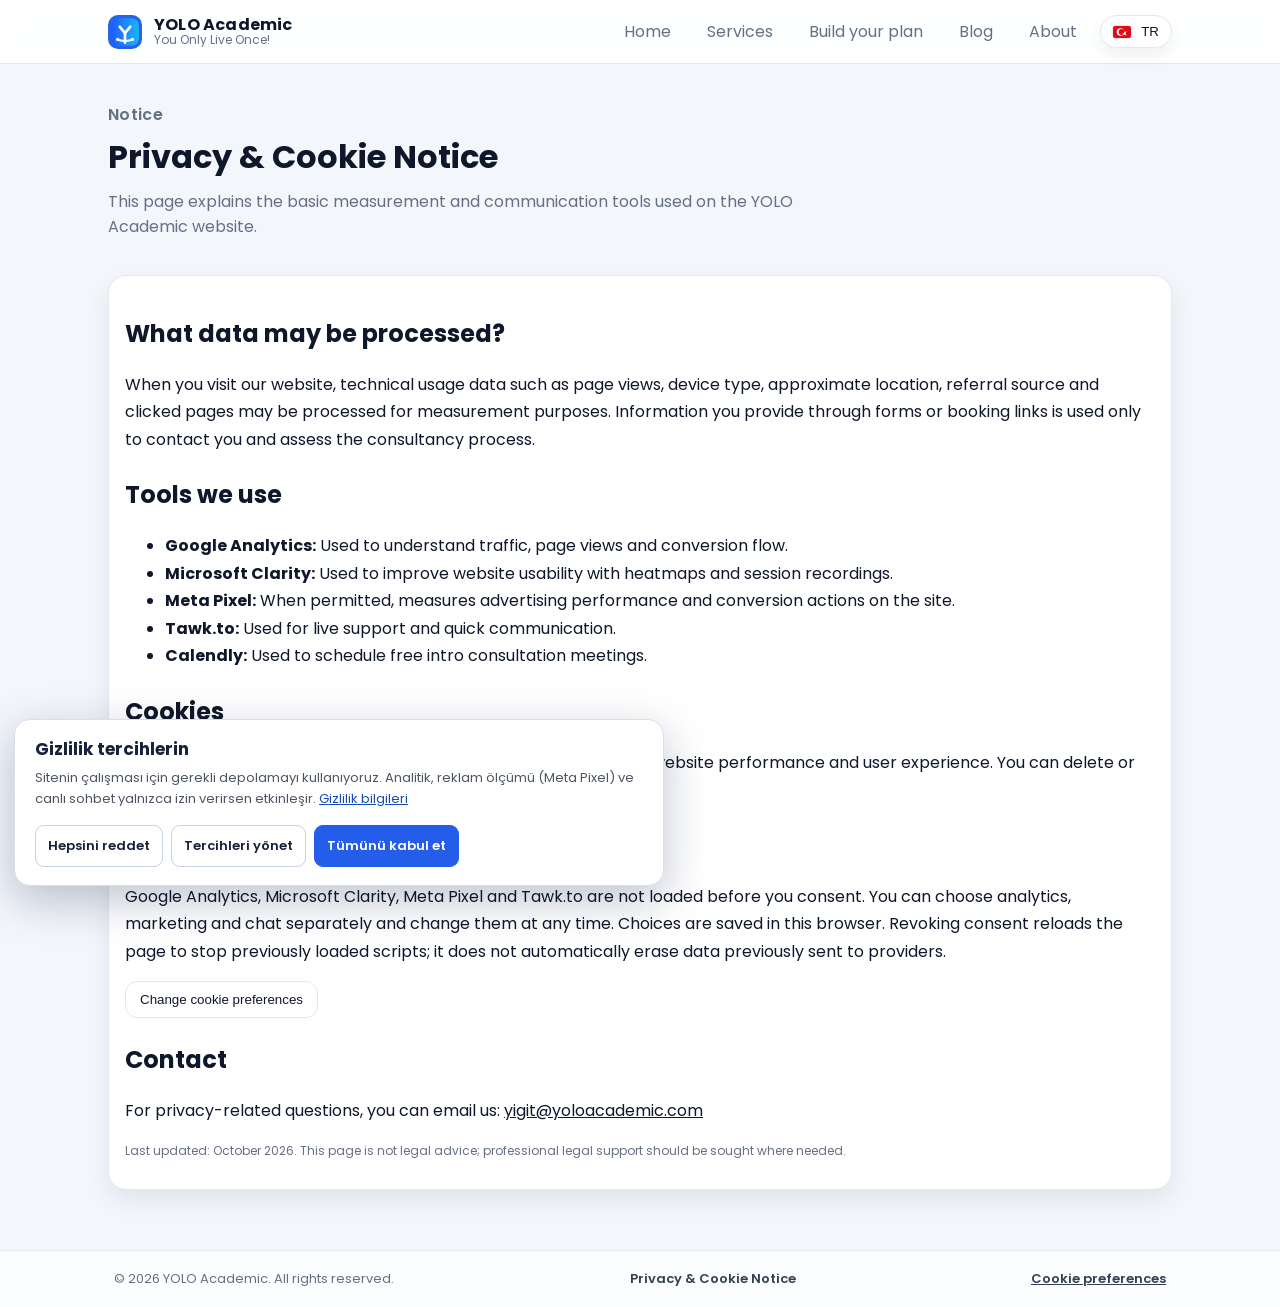
<file: privacy.html>
<!doctype html>
<html lang="tr">
<head>
  <meta charset="utf-8" />
  <meta name="viewport" content="width=device-width,initial-scale=1" />
  <link rel="preconnect" href="https://fonts.googleapis.com">
  <link rel="preconnect" href="https://fonts.gstatic.com" crossorigin>
  <link href="https://fonts.googleapis.com/css2?family=Poppins:wght@400;500;600;700&display=swap" rel="stylesheet">
  <link rel="stylesheet" href="assets/styles.css" />
  <link rel="stylesheet" href="assets/mobile-nav.css?v=2" />
  <link rel="stylesheet" href="assets/custom.css" />
  <link rel="stylesheet" href="assets/cta-contrast-fix.css?v=2" />
  <link rel="icon" type="image/svg+xml" href="assets/yolo-mark.svg?v=2">
  <link rel="icon" type="image/png" href="assets/favicon.png?v=2" sizes="64x64">
  <link rel="shortcut icon" href="assets/yolo-mark.svg?v=2">
  <link rel="apple-touch-icon" href="assets/apple-touch-icon.png?v=2">
  <title>Gizlilik & Çerez Bilgilendirmesi | YOLO Academic</title>
  <link rel="canonical" href="https://yoloacademic.com/privacy.html" />
  <meta name="description" content="YOLO Academic web sitesi için gizlilik, çerez ve analitik araçları hakkında kısa bilgilendirme." />
  <meta property="og:title" content="Gizlilik & Çerez Bilgilendirmesi | YOLO Academic" />
  <meta property="og:description" content="YOLO Academic web sitesi için gizlilik, çerez ve analitik araçları hakkında kısa bilgilendirme." />
  <meta property="og:type" content="website" />
  <meta property="og:url" content="https://yoloacademic.com/privacy.html" />
  <meta name="twitter:card" content="summary" />
  <!-- Tracking is controlled by visitor cookie preferences. -->
<link rel="stylesheet" href="assets/privacy-consent.css?v=1">
<script src="assets/privacy-consent.js?v=1" defer></script>
</head>
<body class="site">
<nav class="nav">
  <div class="nav-inner">
    <a class="brand" href="index.html" aria-label="YOLO Academic home"><span class="logo" aria-hidden="true"></span><span class="brand-text"><span class="brand-name">YOLO Academic</span><span class="brand-sub">You Only Live Once!</span></span></a>
    <div class="nav-right row wrap"><div class="tabs"><a class="tab" href="index.html" data-i18n="nav.home"></a><a class="tab" href="services.html" data-i18n="nav.services"></a><a class="tab" href="finder.html" data-i18n="nav.finder"></a><a class="tab" href="insights.html" data-i18n="nav.insights"></a><a class="tab" href="sources.html" data-i18n="nav.about"></a></div><button id="langToggle" class="lang-toggle" type="button" aria-label="Change language">EN</button></div>
  </div>
</nav>
<header class="container page-hero">
  <div class="eyebrow"><span class="lang-tr">Bilgilendirme</span><span class="lang-en">Notice</span></div>
  <h1 class="page-title"><span class="lang-tr">Gizlilik & Çerez Bilgilendirmesi</span><span class="lang-en">Privacy & Cookie Notice</span></h1>
  <p class="muted page-sub"><span class="lang-tr">Bu sayfa, YOLO Academic web sitesinde kullanılan temel ölçüm ve iletişim araçlarını açıklar.</span><span class="lang-en">This page explains the basic measurement and communication tools used on the YOLO Academic website.</span></p>
</header>
<main class="container stack privacy-content" style="padding-bottom:60px;">
  <section class="card">
    <h2><span class="lang-tr">Hangi veriler işlenebilir?</span><span class="lang-en">What data may be processed?</span></h2>
    <p><span class="lang-tr">Web sitemizi ziyaret ettiğinde sayfa görüntüleme, kullanılan cihaz türü, yaklaşık konum, yönlendiren kaynak, tıklanan sayfalar ve benzeri teknik kullanım verileri ölçüm amaçlı işlenebilir. Form veya görüşme bağlantısı üzerinden paylaştığın bilgiler yalnızca seninle iletişime geçmek ve danışmanlık sürecini değerlendirmek için kullanılır.</span><span class="lang-en">When you visit our website, technical usage data such as page views, device type, approximate location, referral source and clicked pages may be processed for measurement purposes. Information you provide through forms or booking links is used only to contact you and assess the consultancy process.</span></p>
    <h2><span class="lang-tr">Kullandığımız araçlar</span><span class="lang-en">Tools we use</span></h2>
    <ul>
      <li><strong>Google Analytics:</strong> <span class="lang-tr">Trafik, sayfa görüntüleme ve dönüşüm akışını anlamak için kullanılır.</span><span class="lang-en">Used to understand traffic, page views and conversion flow.</span></li>
      <li><strong>Microsoft Clarity:</strong> <span class="lang-tr">Isı haritaları ve oturum kayıtlarıyla site kullanımını iyileştirmek için kullanılır.</span><span class="lang-en">Used to improve website usability with heatmaps and session recordings.</span></li>
      <li><strong>Meta Pixel:</strong> <span class="lang-tr">İzin verilirse, reklam performansını ve sitedeki dönüşüm hareketlerini ölçmek için kullanılır.</span><span class="lang-en">When permitted, measures advertising performance and conversion actions on the site.</span></li>
      <li><strong>Tawk.to:</strong> <span class="lang-tr">Canlı destek ve hızlı iletişim için kullanılır.</span><span class="lang-en">Used for live support and quick communication.</span></li>
      <li><strong>Calendly:</strong> <span class="lang-tr">Ücretsiz ön görüşme randevularını planlamak için kullanılır.</span><span class="lang-en">Used to schedule free intro consultation meetings.</span></li>
    </ul>
    <h2><span class="lang-tr">Çerezler</span><span class="lang-en">Cookies</span></h2>
    <p><span class="lang-tr">Bu araçlar, site performansını ve kullanıcı deneyimini anlamak için çerez veya benzer teknolojiler kullanabilir. Tarayıcı ayarlarından çerezleri silebilir veya sınırlandırabilirsin.</span><span class="lang-en">These tools may use cookies or similar technologies to understand website performance and user experience. You can delete or limit cookies through your browser settings.</span></p>
    <h2><span class="lang-tr">Çerez tercihlerin</span><span class="lang-en">Your cookie preferences</span></h2><p><span class="lang-tr">Zorunlu depolama dışında Google Analytics, Microsoft Clarity, Meta Pixel ve Tawk.to önceden onay vermediğin sürece yüklenmez. Analitik, pazarlama ve sohbet izinlerini ayrı ayrı seçebilir, istediğin zaman değiştirebilirsin. Tercih kayıtları yalnızca bu cihazdaki tarayıcıda tutulur. İzinleri geri çekersen takip scriptlerini devre dışı bırakmak için sayfa yeniden yüklenir; daha önce hizmet sağlayıcılara gönderilmiş bilgilerin otomatik olarak silinmesi anlamına gelmez.</span><span class="lang-en">Google Analytics, Microsoft Clarity, Meta Pixel and Tawk.to are not loaded before you consent. You can choose analytics, marketing and chat separately and change them at any time. Choices are saved in this browser. Revoking consent reloads the page to stop previously loaded scripts; it does not automatically erase data previously sent to providers.</span></p><p><button type="button" class="btn" onclick="window.yoloOpenCookiePreferences && window.yoloOpenCookiePreferences()"><span class="lang-tr">Çerez tercihlerini değiştir</span><span class="lang-en">Change cookie preferences</span></button></p>
    <h2><span class="lang-tr">İletişim</span><span class="lang-en">Contact</span></h2>
    <p><span class="lang-tr">Gizlilikle ilgili sorular için bize e-posta gönderebilirsin:</span><span class="lang-en">For privacy-related questions, you can email us:</span> <a href="mailto:yigit@yoloacademic.com">yigit@yoloacademic.com</a></p>
    <p class="muted small"><span class="lang-tr">Son güncelleme: Ekim 2026. Bu sayfa hukuki danışmanlık değildir; gerektiğinde profesyonel hukuki destek alınmalıdır.</span><span class="lang-en">Last updated: October 2026. This page is not legal advice; professional legal support should be sought where needed.</span></p>
  </section>
</main>
<footer class="site-footer"><div class="container footer-mini"><span>© 2026 YOLO Academic. <span class="lang-tr">Tüm hakları saklıdır.</span><span class="lang-en">All rights reserved.</span></span><a href="privacy.html"><span class="lang-tr">Gizlilik & Çerez Bilgilendirmesi</span><span class="lang-en">Privacy & Cookie Notice</span></a></div></footer>
<script src="assets/i18n.js"></script>
<script src="assets/mobile-nav.js?v=2"></script>
<script src="assets/config.js"></script>
<script src="assets/calendly.js"></script>
<!-- Optional live chat is loaded after visitor consent. -->
<script src="assets/analytics-events.js?v=1"></script>
</body>
</html>
</file>
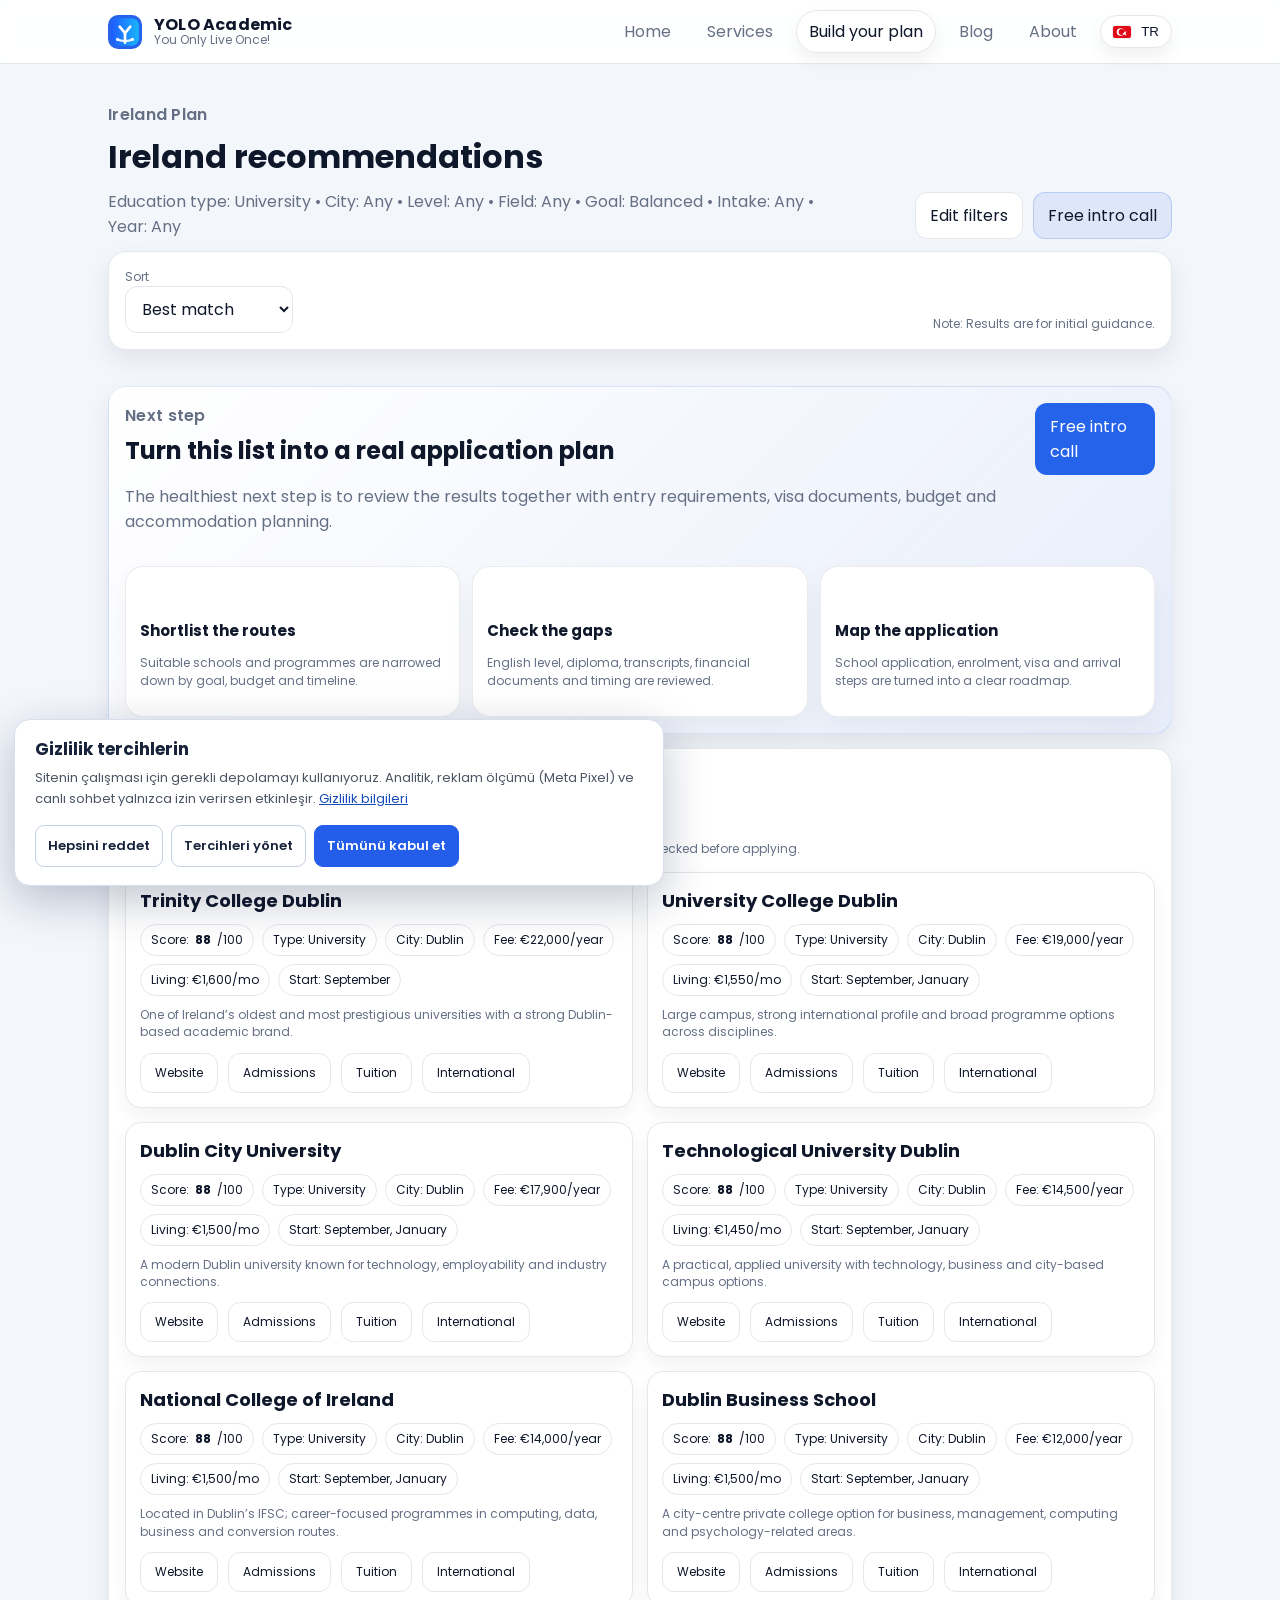
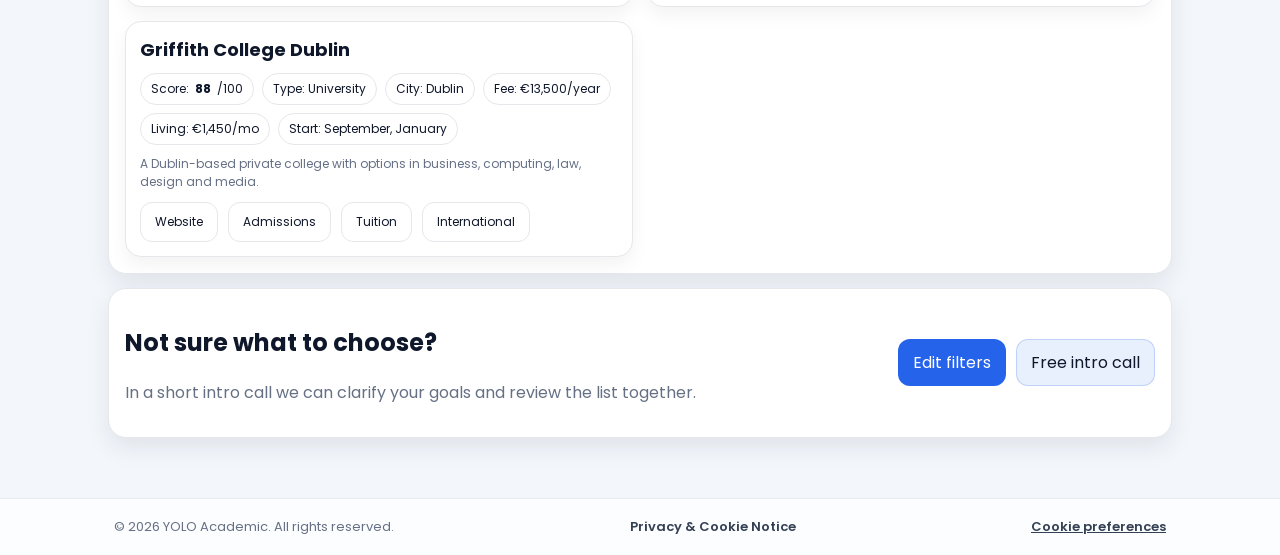
<file: results.html>
<!doctype html>
<html lang="tr">
<head>
  
<meta charset="utf-8" />
<meta name="viewport" content="width=device-width,initial-scale=1" />
<link rel="preconnect" href="https://fonts.googleapis.com">
<link rel="preconnect" href="https://fonts.gstatic.com" crossorigin>
<link href="https://fonts.googleapis.com/css2?family=Poppins:wght@400;500;600;700&display=swap" rel="stylesheet">
<link rel="stylesheet" href="assets/styles.css" />
<link rel="stylesheet" href="assets/mobile-nav.css?v=2" />
<link rel="stylesheet" href="assets/custom.css" />
<link rel="stylesheet" href="assets/cta-contrast-fix.css?v=2" />

  <link rel="icon" type="image/svg+xml" href="assets/yolo-mark.svg?v=2">
<link rel="icon" type="image/png" href="assets/favicon.png?v=2" sizes="64x64">
<link rel="shortcut icon" href="assets/yolo-mark.svg?v=2">
<link rel="apple-touch-icon" href="assets/apple-touch-icon.png?v=2">
<title>İrlanda Önerileri | YOLO Academic</title>
  <link rel="canonical" href="https://yoloacademic.com/results.html" />
  <meta property="og:title" content="İrlanda Önerileri | YOLO Academic" />
  <meta property="og:description" content="Seçtiğin tercihlere göre İrlanda üniversite, dil okulu ve eğitim yolu önerilerini gör." />
  <meta property="og:type" content="website" />
  <meta property="og:url" content="https://yoloacademic.com/results.html" />
  <meta name="twitter:card" content="summary" />
  <!-- Tracking is controlled by visitor cookie preferences. -->
<link rel="stylesheet" href="assets/privacy-consent.css?v=1">
<script src="assets/privacy-consent.js?v=1" defer></script>
</head>
<body class="site">

<nav class="nav">
  <div class="nav-inner">
    <a class="brand" href="index.html" aria-label="YOLO Academic home">
      <span class="logo" aria-hidden="true"></span>
      <span class="brand-text">
        <span class="brand-name">YOLO Academic</span>
        <span class="brand-sub">You Only Live Once!</span>
      </span>
    </a>
    <div class="nav-right row wrap">
      <div class="tabs">
        <a class="tab " href="index.html" data-i18n="nav.home"></a>
        <a class="tab " href="services.html" data-i18n="nav.services"></a>
        <a class="tab active" href="finder.html" data-i18n="nav.finder"></a>
        <a class="tab " href="insights.html" data-i18n="nav.insights"></a>
        <a class="tab " href="sources.html" data-i18n="nav.about"></a>
      </div>
      <button id="langToggle" class="lang-toggle" type="button" aria-label="Change language">EN</button>
    </div>
  </div>
</nav>

<header class="container page-hero">
  <div class="row wrap" style="align-items:flex-end; justify-content:space-between;">
    <div><div class="eyebrow"><span class="lang-tr">İrlanda Planı</span><span class="lang-en">Ireland Plan</span></div><h1 class="page-title" data-i18n="results.h1"></h1><p id="summary" class="muted page-sub"></p></div>
    <div class="row wrap"><a class="btn" href="finder.html" data-i18n="results.edit"></a><a class="btn ghost" data-calendly href="#" data-i18n="call.btn"></a></div>
  </div>
  <div class="card" style="margin-top:12px;"><div class="row wrap" style="align-items:flex-end; justify-content:space-between;"><div><div class="muted small" data-i18n="sort.label"></div><select id="sortSelect" aria-label="Sort"><option value="match" data-i18n="sort.match"></option><option value="cheapest" data-i18n="sort.cheapest"></option><option value="ranking" data-i18n="sort.ranking"></option></select></div><div class="muted small" data-i18n="sort.note"></div></div></div>
</header>
<main class="container" style="padding-bottom:60px;">
  <section class="card roadmap-card">
    <div class="roadmap-head">
      <div>
        <div class="eyebrow" data-i18n="results.plan.kicker"></div>
        <h2 data-i18n="results.plan.title"></h2>
        <p class="muted" data-i18n="results.plan.p"></p>
      </div>
      <a class="btn primary" data-calendly href="#" data-i18n="call.btn"></a>
    </div>
    <div class="roadmap-steps">
      <div><span>1</span><strong data-i18n="results.plan.1.t"></strong><p class="muted small" data-i18n="results.plan.1.p"></p></div>
      <div><span>2</span><strong data-i18n="results.plan.2.t"></strong><p class="muted small" data-i18n="results.plan.2.p"></p></div>
      <div><span>3</span><strong data-i18n="results.plan.3.t"></strong><p class="muted small" data-i18n="results.plan.3.p"></p></div>
    </div>
  </section>

  <section class="card"><h2 data-i18n="results.routes"></h2><p class="muted small" data-i18n="results.routes.p"></p><div id="routeResults" class="grid results-grid"></div></section>
  <section class="card call-cta" style="margin-top:14px;"><div class="call-row"><div><h2 data-i18n="call.cta.title"></h2><p class="muted" data-i18n="call.cta.p"></p></div><div class="row wrap"><a class="btn primary" href="finder.html" data-i18n="results.edit"></a><a class="btn ghost" data-calendly href="#" data-i18n="call.btn"></a></div></div></section>
</main>

<footer class="site-footer">
  <div class="container footer-mini">
    <span>© 2026 YOLO Academic. <span class="lang-tr">Tüm hakları saklıdır.</span><span class="lang-en">All rights reserved.</span></span>
    <a href="privacy.html"><span class="lang-tr">Gizlilik & Çerez Bilgilendirmesi</span><span class="lang-en">Privacy & Cookie Notice</span></a>
  </div>
</footer>

<script src="assets/i18n.js"></script>
<script src="assets/mobile-nav.js?v=2"></script>
<script src="assets/config.js"></script>
<script src="assets/calendly.js"></script>
<!-- Optional live chat is loaded after visitor consent. -->
<script src="assets/analytics-events.js?v=1"></script>

<script src="assets/results.js?v=ireland1"></script>
</body>
</html>
</file>
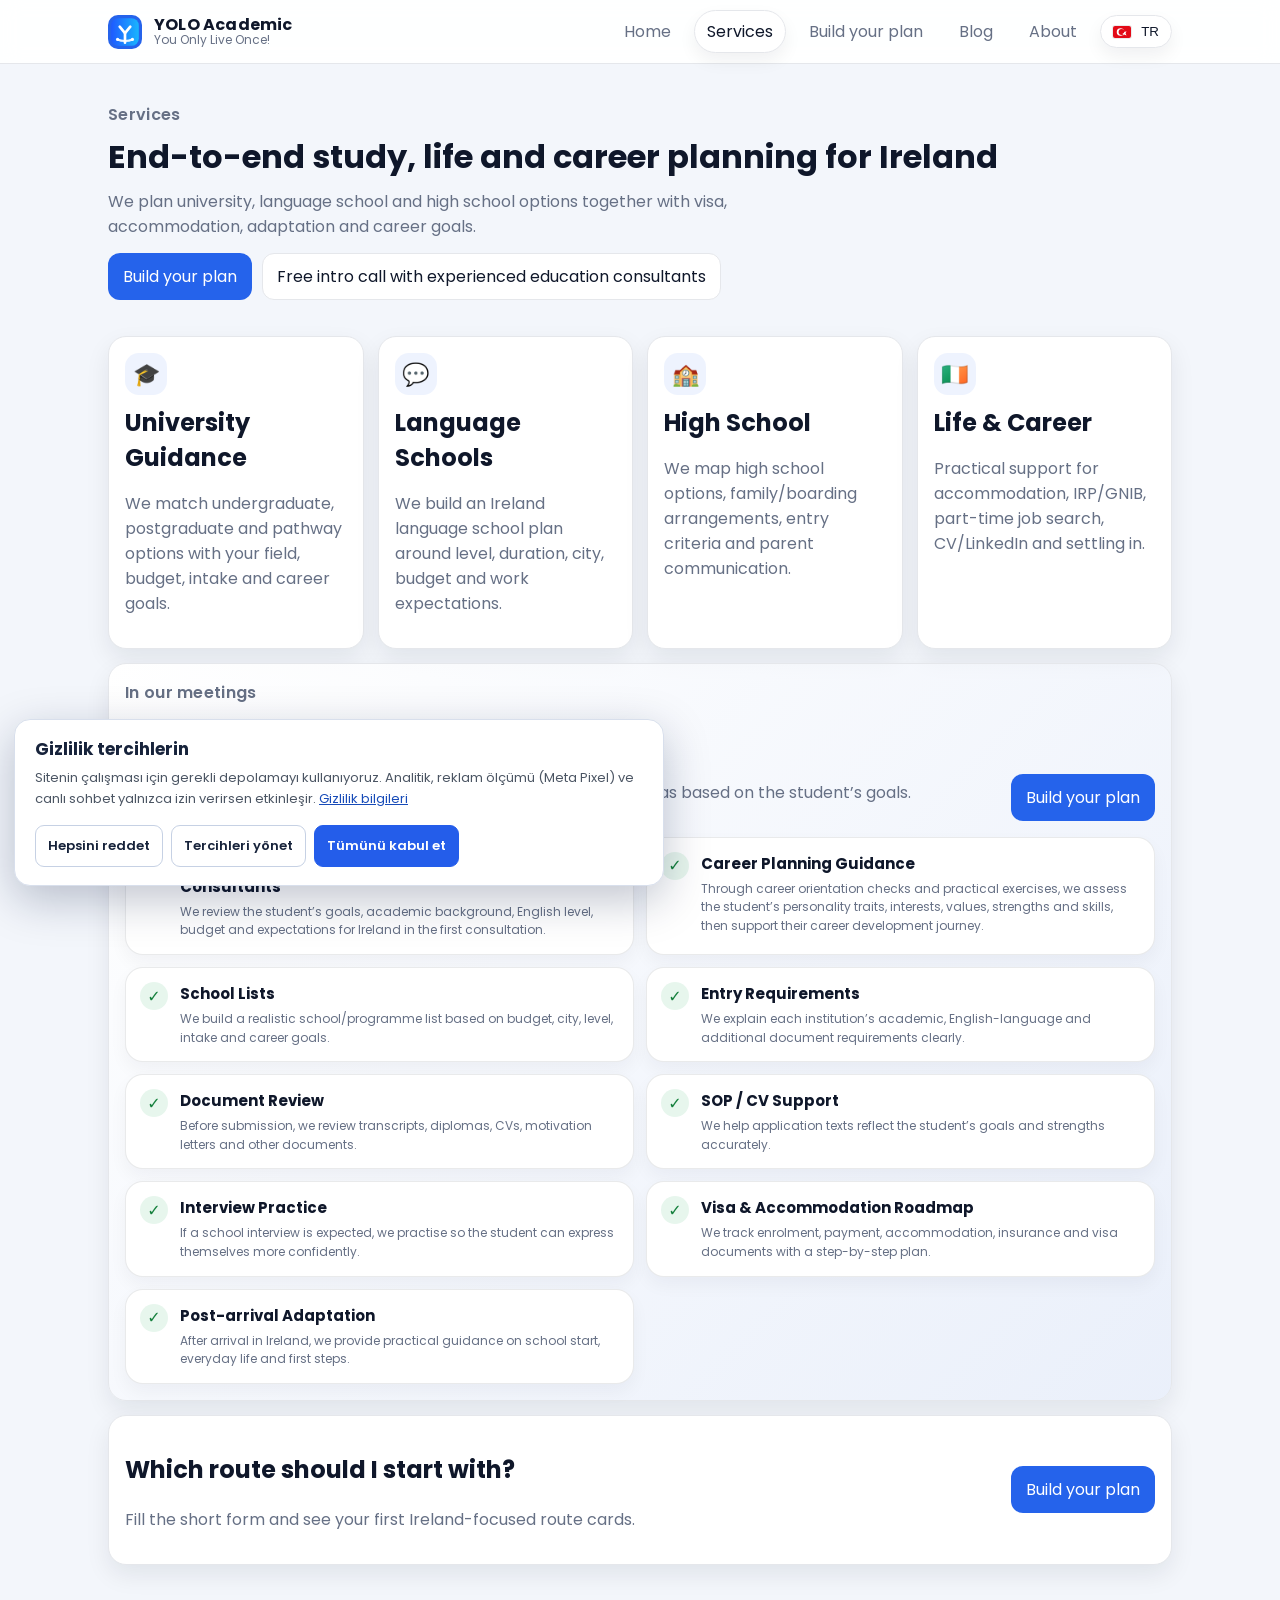
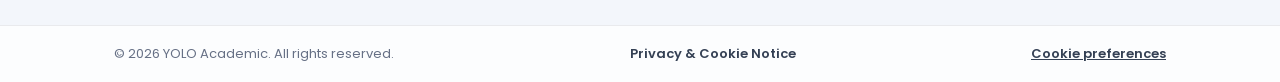
<file: services.html>
<!doctype html>
<html lang="tr">
<head>
  
<meta charset="utf-8" />
<meta name="viewport" content="width=device-width,initial-scale=1" />
<link rel="preconnect" href="https://fonts.googleapis.com">
<link rel="preconnect" href="https://fonts.gstatic.com" crossorigin>
<link href="https://fonts.googleapis.com/css2?family=Poppins:wght@400;500;600;700&display=swap" rel="stylesheet">
<link rel="stylesheet" href="assets/styles.css" />
<link rel="stylesheet" href="assets/mobile-nav.css?v=2" />
<link rel="stylesheet" href="assets/custom.css" />
<link rel="stylesheet" href="assets/cta-contrast-fix.css?v=2" />

  <link rel="icon" type="image/svg+xml" href="assets/yolo-mark.svg?v=2">
<link rel="icon" type="image/png" href="assets/favicon.png?v=2" sizes="64x64">
<link rel="shortcut icon" href="assets/yolo-mark.svg?v=2">
<link rel="apple-touch-icon" href="assets/apple-touch-icon.png?v=2">
<title>Hizmetlerimiz | YOLO Academic</title>
  <link rel="canonical" href="https://yoloacademic.com/services.html" />
  <meta name="description" content="İrlanda'da üniversite, dil okulu, lise, vize, konaklama ve kariyer danışmanlığı hizmetleri." />
  <meta property="og:title" content="Hizmetlerimiz | YOLO Academic" />
  <meta property="og:description" content="YOLO Academic ile İrlanda için okul seçimi, başvuru, vize, konaklama, adaptasyon ve kariyer planlama desteği." />
  <meta property="og:type" content="website" />
  <meta property="og:url" content="https://yoloacademic.com/services.html" />
  <meta name="twitter:card" content="summary" />
<!-- Tracking is controlled by visitor cookie preferences. -->
<link rel="stylesheet" href="assets/privacy-consent.css?v=1">
<script src="assets/privacy-consent.js?v=1" defer></script>
</head>
<body class="site">

<nav class="nav">
  <div class="nav-inner">
    <a class="brand" href="index.html" aria-label="YOLO Academic home">
      <span class="logo" aria-hidden="true"></span>
      <span class="brand-text">
        <span class="brand-name">YOLO Academic</span>
        <span class="brand-sub">You Only Live Once!</span>
      </span>
    </a>
    <div class="nav-right row wrap">
      <div class="tabs">
        <a class="tab " href="index.html" data-i18n="nav.home"></a>
        <a class="tab active" href="services.html" data-i18n="nav.services"></a>
        <a class="tab " href="finder.html" data-i18n="nav.finder"></a>
        <a class="tab " href="insights.html" data-i18n="nav.insights"></a>
        <a class="tab " href="sources.html" data-i18n="nav.about"></a>
      </div>
      <button id="langToggle" class="lang-toggle" type="button" aria-label="Change language">EN</button>
    </div>
  </div>
</nav>

<header class="container page-hero">
  <div class="eyebrow"><span class="lang-tr">Hizmetlerimiz</span><span class="lang-en">Services</span></div>
  <h1 class="page-title"><span class="lang-tr">İrlanda için uçtan uca eğitim, yaşam ve kariyer planı</span><span class="lang-en">End-to-end study, life and career planning for Ireland</span></h1>
  <p class="muted page-sub"><span class="lang-tr">Üniversite, dil okulu ve lise seçeneklerini sadece okul seçimi olarak değil; vize, konaklama, adaptasyon ve kariyer hedefiyle birlikte planlıyoruz.</span><span class="lang-en">We plan university, language school and high school options together with visa, accommodation, adaptation and career goals.</span></p>
  <div class="row wrap" style="margin-top:14px;"><a class="btn primary" href="finder.html"><span class="lang-tr">Planını oluştur</span><span class="lang-en">Build your plan</span></a><a class="btn" data-calendly href="#"><span class="lang-tr">Deneyimli eğitim danışmanlarıyla ücretsiz ön görüşme</span><span class="lang-en">Free intro call with experienced education consultants</span></a></div>
</header>
<main class="container stack" style="padding-bottom:60px;">
  <section class="cards-4 service-pillar-grid">
    <article id="universite" class="card service-pillar"><div class="pillar-icon">🎓</div><h2><span class="lang-tr">Üniversite Danışmanlığı</span><span class="lang-en">University Guidance</span></h2><p class="muted"><span class="lang-tr">Lisans, yüksek lisans ve pathway seçeneklerini; bölüm, bütçe, intake ve kariyer hedefiyle eşleştiriyoruz.</span><span class="lang-en">We match undergraduate, postgraduate and pathway options with your field, budget, intake and career goals.</span></p></article>
    <article id="dil-okulu" class="card service-pillar"><div class="pillar-icon">💬</div><h2><span class="lang-tr">Dil Okulları</span><span class="lang-en">Language Schools</span></h2><p class="muted"><span class="lang-tr">Seviye, süre, şehir, bütçe ve çalışma beklentisine göre İrlanda dil okulu planı oluşturuyoruz.</span><span class="lang-en">We build an Ireland language school plan around level, duration, city, budget and work expectations.</span></p></article>
    <article id="lise" class="card service-pillar"><div class="pillar-icon">🏫</div><h2><span class="lang-tr">Lise Eğitimi</span><span class="lang-en">High School</span></h2><p class="muted"><span class="lang-tr">İrlanda lise seçenekleri, aile/boarding düzeni, kabul kriterleri ve veli iletişimi için yol haritası çıkarıyoruz.</span><span class="lang-en">We map high school options, family/boarding arrangements, entry criteria and parent communication.</span></p></article>
    <article id="yasam-kariyer" class="card service-pillar"><div class="pillar-icon">🇮🇪</div><h2><span class="lang-tr">Yaşam & Kariyer</span><span class="lang-en">Life & Career</span></h2><p class="muted"><span class="lang-tr">Konaklama, IRP/GNIB, part-time iş arama, CV/LinkedIn ve İrlanda'ya adaptasyon için pratik destek.</span><span class="lang-en">Practical support for accommodation, IRP/GNIB, part-time job search, CV/LinkedIn and settling in.</span></p></article>
  </section>

  <section class="card meeting-services-card">
    <div class="section-head">
      <div>
        <div class="eyebrow"><span class="lang-tr">Görüşmelerimizde</span><span class="lang-en">In our meetings</span></div>
        <h2><span class="lang-tr">Hizmetlerimiz</span><span class="lang-en">Our Services</span></h2>
        <p class="muted"><span class="lang-tr">Ön görüşme ve takip görüşmelerinde öğrencinin hedeflerine göre aşağıdaki başlıkları birlikte netleştiriyoruz.</span><span class="lang-en">During the intro and follow-up meetings, we clarify the following areas based on the student’s goals.</span></p>
      </div>
      <a class="btn primary" href="finder.html"><span class="lang-tr">Planını oluştur</span><span class="lang-en">Build your plan</span></a>
    </div>

    <div class="meeting-service-grid">
      <div class="meeting-service-item"><span>✓</span><div><h3><span class="lang-tr">Deneyimli Eğitim Danışmanlarıyla Ücretsiz Ön Görüşme</span><span class="lang-en">Free Intro Consultation with Experienced Education Consultants</span></h3><p class="muted small"><span class="lang-tr">Öğrencinin hedefi, eğitim geçmişi, İngilizce seviyesi, bütçesi ve İrlanda beklentileri ilk görüşmede birlikte değerlendirilir.</span><span class="lang-en">We review the student’s goals, academic background, English level, budget and expectations for Ireland in the first consultation.</span></p></div></div>
      <div class="meeting-service-item"><span>✓</span><div><h3><span class="lang-tr">Kariyer Planlama Danışmanlığı</span><span class="lang-en">Career Planning Guidance</span></h3><p class="muted small"><span class="lang-tr">Kariyer yönelim testi ve çeşitli uygulamalar yoluyla öğrencinin kişilik özelliklerini, ilgilerini, değerlerini, yeteneklerini ve becerilerini değerlendirir; kariyer gelişim sürecini destekleriz.</span><span class="lang-en">Through career orientation checks and practical exercises, we assess the student’s personality traits, interests, values, strengths and skills, then support their career development journey.</span></p></div></div>
      <div class="meeting-service-item"><span>✓</span><div><h3><span class="lang-tr">Okul Listeleri</span><span class="lang-en">School Lists</span></h3><p class="muted small"><span class="lang-tr">Bütçe, şehir, seviye, intake ve kariyer hedeflerine göre gerçekçi okul/program listesi oluştururuz.</span><span class="lang-en">We build a realistic school/programme list based on budget, city, level, intake and career goals.</span></p></div></div>
      <div class="meeting-service-item"><span>✓</span><div><h3><span class="lang-tr">Kabul Şartları</span><span class="lang-en">Entry Requirements</span></h3><p class="muted small"><span class="lang-tr">Her kurumun akademik, dil seviyesi ve ek belge beklentilerini anlaşılır şekilde açıklarız.</span><span class="lang-en">We explain each institution’s academic, English-language and additional document requirements clearly.</span></p></div></div>
      <div class="meeting-service-item"><span>✓</span><div><h3><span class="lang-tr">Gerekli Evrakların Onaylanması</span><span class="lang-en">Document Review</span></h3><p class="muted small"><span class="lang-tr">Başvuru öncesi transkript, diploma, CV, niyet mektubu ve diğer evrakları kontrol ederiz.</span><span class="lang-en">Before submission, we review transcripts, diplomas, CVs, motivation letters and other documents.</span></p></div></div>
      <div class="meeting-service-item"><span>✓</span><div><h3><span class="lang-tr">Niyet Mektubu / CV Desteği</span><span class="lang-en">SOP / CV Support</span></h3><p class="muted small"><span class="lang-tr">Başvuru metinlerinin öğrencinin hedefini ve güçlü yönlerini doğru yansıtmasına destek oluruz.</span><span class="lang-en">We help application texts reflect the student’s goals and strengths accurately.</span></p></div></div>
      <div class="meeting-service-item"><span>✓</span><div><h3><span class="lang-tr">Mülakat Provası</span><span class="lang-en">Interview Practice</span></h3><p class="muted small"><span class="lang-tr">Okul mülakatı bekleniyorsa, öğrencinin kendini daha rahat ifade etmesi için prova yaparız.</span><span class="lang-en">If a school interview is expected, we practise so the student can express themselves more confidently.</span></p></div></div>
      <div class="meeting-service-item"><span>✓</span><div><h3><span class="lang-tr">Vize & Konaklama Yol Haritası</span><span class="lang-en">Visa & Accommodation Roadmap</span></h3><p class="muted small"><span class="lang-tr">Kayıt, ödeme, yurt/konaklama, sigorta ve vize evraklarını sıralı bir planla takip ederiz.</span><span class="lang-en">We track enrolment, payment, accommodation, insurance and visa documents with a step-by-step plan.</span></p></div></div>
      <div class="meeting-service-item"><span>✓</span><div><h3><span class="lang-tr">Varış Sonrası Adaptasyon</span><span class="lang-en">Post-arrival Adaptation</span></h3><p class="muted small"><span class="lang-tr">İrlanda’ya varıştan sonra okul başlangıcı, günlük yaşam ve ilk adımlar için pratik yönlendirme sunarız.</span><span class="lang-en">After arrival in Ireland, we provide practical guidance on school start, everyday life and first steps.</span></p></div></div>
    </div>
  </section>

  <section class="card call-cta"><div class="call-row"><div><h2><span class="lang-tr">Hangi yoldan başlamalıyım?</span><span class="lang-en">Which route should I start with?</span></h2><p class="muted"><span class="lang-tr">Kısa formu doldur; İrlanda için ilk yönlendirme kartlarını gör.</span><span class="lang-en">Fill the short form and see your first Ireland-focused route cards.</span></p></div><a class="btn primary" href="finder.html"><span class="lang-tr">Planını oluştur</span><span class="lang-en">Build your plan</span></a></div></section>
</main>

<footer class="site-footer">
  <div class="container footer-mini">
    <span>© 2026 YOLO Academic. <span class="lang-tr">Tüm hakları saklıdır.</span><span class="lang-en">All rights reserved.</span></span>
    <a href="privacy.html"><span class="lang-tr">Gizlilik & Çerez Bilgilendirmesi</span><span class="lang-en">Privacy & Cookie Notice</span></a>
  </div>
</footer>

<script src="assets/i18n.js"></script>
<script src="assets/mobile-nav.js?v=2"></script>
<script src="assets/config.js"></script>
<script src="assets/calendly.js"></script>
<!-- Optional live chat is loaded after visitor consent. -->
<script src="assets/analytics-events.js?v=1"></script>

</body>
</html>
</file>
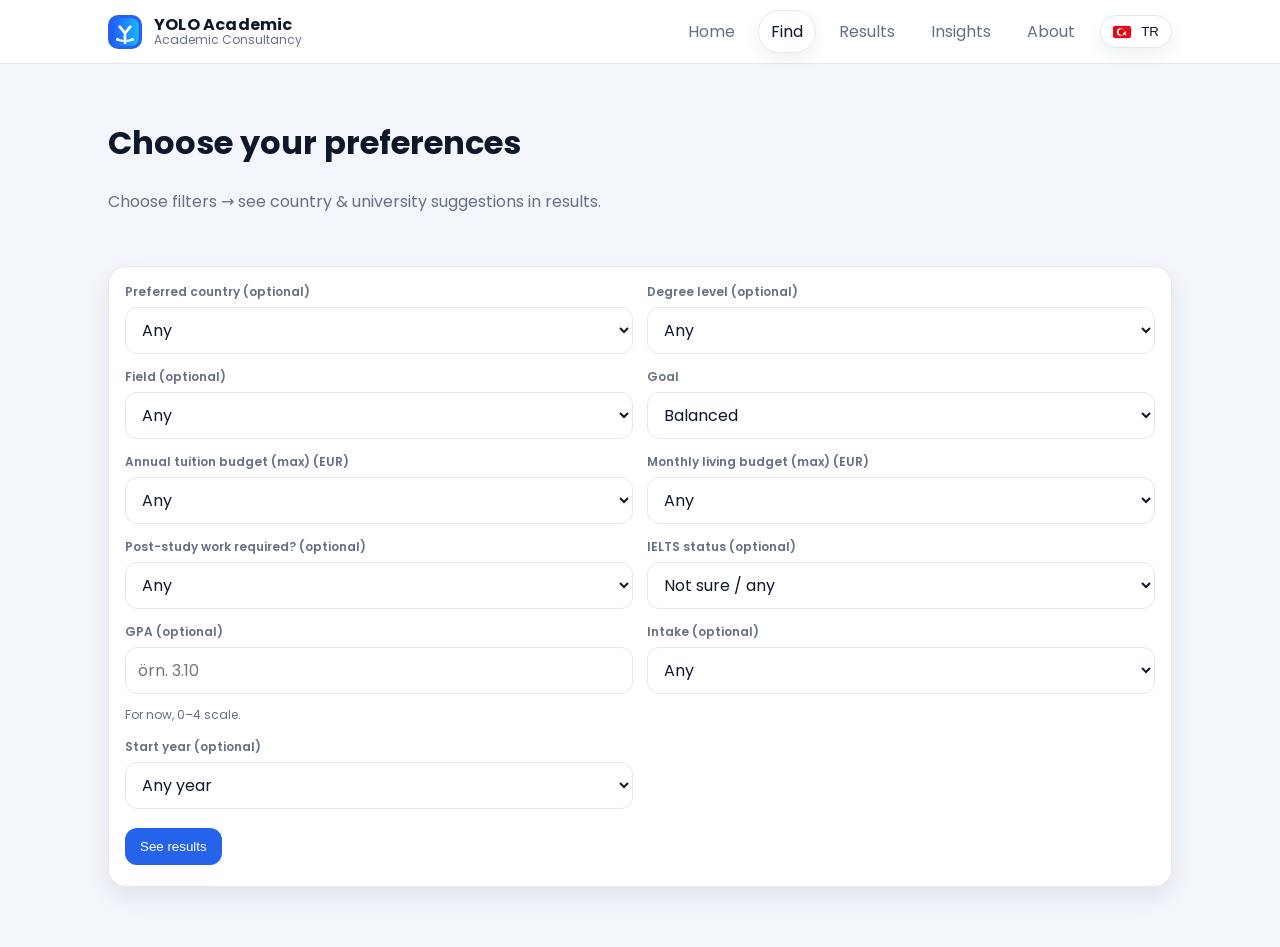
<file: academic-advisor-template/finder.html>
<!doctype html>
<html lang="tr">
<head>
  <meta charset="utf-8" />
  <meta name="viewport" content="width=device-width,initial-scale=1" />
  <title>Program Bul • YOLO Academic</title>

  <link rel="preconnect" href="https://fonts.googleapis.com">
  <link rel="preconnect" href="https://fonts.gstatic.com" crossorigin>
  <link href="https://fonts.googleapis.com/css2?family=Poppins:wght@400;500;600;700&display=swap" rel="stylesheet">

  <link rel="stylesheet" href="assets/styles.css" />
  <link rel="icon" type="image/svg+xml" href="assets/yolo-mark.svg?v=1">
  <link rel="stylesheet" href="assets/custom.css" />
</head>
<body class="site">
  <nav class="nav nav-solid">
    <div class="nav-inner">
      <a class="brand brand-strong" href="index.html" aria-label="YOLO Academic home">
        <span class="logo" aria-hidden="true"></span>
        <span class="brand-text">
          <span class="brand-name">YOLO Academic</span>
          <span class="brand-sub">Academic Consultancy</span>
        </span>
      </a>

      <div class="nav-right">
        <div class="tabs tabs-strong">
          <a class="tab" href="index.html"><span class="lang-tr">Ana Sayfa</span><span class="lang-en">Home</span></a>
          <a class="tab active" href="finder.html"><span class="lang-tr">Program Bul</span><span class="lang-en">Find</span></a>
          <a class="tab" href="results.html"><span class="lang-tr">Sonuçlar</span><span class="lang-en">Results</span></a>
          <a class="tab" href="insights.html"><span class="lang-tr">Yazılar</span><span class="lang-en">Insights</span></a>
          <a class="tab" href="sources.html"><span class="lang-tr">Hakkında</span><span class="lang-en">About</span></a>
        </div>
        <button id="langToggle" class="lang-toggle" type="button" aria-label="Change language">EN</button>
      </div>
    </div>
  </nav>

  <header class="container" style="padding-top:34px;">
    <h1 data-i18n="finder.h1">Tercihlerini seç</h1>
    <p class="muted" data-i18n="finder.p">Filtreleri seç → sonuçlarda ülke ve okul önerilerini gör.</p>
  </header>

  <main class="container" style="padding-bottom:60px;">
    <form id="prefsForm" class="card form">
      <div class="grid">

        <div class="field">
          <label for="country" data-i18n="form.country">Ülke (opsiyonel)</label>
          <select id="country">
            <option value="any" data-i18n="opt.any">Farketmez</option>
            <option value="ie" data-i18n="opt.country.ie">İrlanda</option>
            <option value="ca" data-i18n="opt.country.ca">Kanada</option>
            <option value="uk" data-i18n="opt.country.uk">İngiltere</option>
          </select>
        </div>

        <div class="field">
          <label for="degree" data-i18n="form.degree">Eğitim seviyesi (opsiyonel)</label>
          <select id="degree">
            <option value="any" data-i18n="opt.any">Farketmez</option>
            <option value="ug" data-i18n="opt.ug">Lisans (UG)</option>
            <option value="pg" data-i18n="opt.pg">Yüksek Lisans (PG)</option>
          </select>
        </div>

        <div class="field">
          <label for="field" data-i18n="form.field">Alan (opsiyonel)</label>
          <select id="field">
            <option value="any" data-i18n="opt.any">Farketmez</option>
            <option value="computing" data-i18n="opt.computing">Computing / Data / AI</option>
            <option value="business" data-i18n="opt.business">Business / Management</option>
            <option value="engineering" data-i18n="opt.engineering">Engineering</option>
            <option value="health" data-i18n="opt.health">Health</option>
            <option value="arts" data-i18n="opt.arts">Arts / Humanities</option>
          </select>
        </div>

        <div class="field">
          <label for="goal" data-i18n="form.goal">Hedef</label>
          <select id="goal" required>
            <option value="balanced" data-i18n="opt.balanced">Dengeli</option>
            <option value="prestige" data-i18n="opt.prestige">Prestij / Ranking</option>
            <option value="value" data-i18n="opt.value">Fiyat / Performans</option>
            <option value="career" data-i18n="opt.career">Kariyer & Çalışma İzni</option>
          </select>
        </div>

        <div class="field">
          <label for="tuitionMax" data-i18n="form.tuition">Yıllık okul bütçesi (en fazla) (EUR)</label>
          <select id="tuitionMax">
            <option value="" data-i18n="opt.any">Farketmez</option>
            <option value="10000">≤ 10k</option>
            <option value="20000">≤ 20k</option>
            <option value="35000">≤ 35k</option>
            <option value="999999">35k+ (limit yok)</option>
          </select>
        </div>

        <div class="field">
          <label for="livingMax" data-i18n="form.living">Aylık yaşam bütçesi (en fazla) (EUR)</label>
          <select id="livingMax">
            <option value="" data-i18n="opt.any">Farketmez</option>
            <option value="800">≤ 800</option>
            <option value="1200">≤ 1200</option>
            <option value="1800">≤ 1800</option>
            <option value="999999">1800+ (limit yok)</option>
          </select>
        </div>

        <div class="field">
          <label for="postStudyRequired" data-i18n="form.poststudy">Mezuniyet sonrası çalışma izni şart mı? (opsiyonel)</label>
          <select id="postStudyRequired">
            <option value="any" data-i18n="opt.any">Farketmez</option>
            <option value="yes" data-i18n="opt.yes">Evet</option>
            <option value="no" data-i18n="opt.no">Hayır</option>
          </select>
        </div>

        <div class="field">
          <label for="hasIelts" data-i18n="form.ielts">IELTS durumu (opsiyonel)</label>
          <select id="hasIelts">
            <option value="any" data-i18n="opt.ielts.any">Henüz bilmiyorum / farketmez</option>
            <option value="yes" data-i18n="opt.ielts.yes">Var</option>
            <option value="no" data-i18n="opt.ielts.no">Yok</option>
          </select>
        </div>

        <div class="field" id="ieltsWrap" style="display:none;">
          <label for="ieltsScore" data-i18n="form.ieltsScore">IELTS skoru (overall)</label>
          <select id="ieltsScore">
            <option value="" data-i18n="opt.any">Farketmez</option>
            <option value="5.5">5.5</option>
            <option value="6.0">6.0</option>
            <option value="6.5">6.5</option>
            <option value="7.0">7.0</option>
            <option value="7.5">7.5</option>
            <option value="8.0">8.0</option>
          </select>
        </div>

        <div class="field">
          <label for="gpa" data-i18n="form.gpa">GPA (opsiyonel)</label>
          <input id="gpa" type="text" inputmode="decimal" placeholder="örn. 3.10" />
          <div class="hint muted small" data-i18n="form.gpaHint">Şimdilik 0–4 formatı.</div>
        </div>

        <div class="field">
          <label for="intake" data-i18n="form.intake">Başlangıç dönemi (intake) (opsiyonel)</label>
          <select id="intake">
            <option value="any" data-i18n="opt.any">Farketmez</option>
            <option value="sep" data-i18n="opt.sep">Sep/Autumn</option>
            <option value="jan" data-i18n="opt.jan">Jan/Spring</option>
          </select>
        </div>

        <div class="field">
          <label for="year" data-i18n="form.year">Başlangıç yılı (opsiyonel)</label>
          <select id="year">
            <option value="any" data-i18n="opt.year.any">Yıl farketmez</option>
          </select>
        </div>

      </div>

      <div class="actions row wrap">
        <button class="btn primary" type="submit" data-i18n="form.submit">Sonuçları gör</button>
        <a class="btn ghost" data-calendly href="#"><span class="lang-tr">Ücretsiz ön görüşme</span><span class="lang-en">Free intro call</span></a>
      </div>
    </form>
  </main>

  <script src="assets/i18n.js"></script>
  <script src="assets/config.js"></script>
  <script src="assets/calendly.js"></script>
  <script src="assets/app.js"></script>
</body>
</html>
</file>
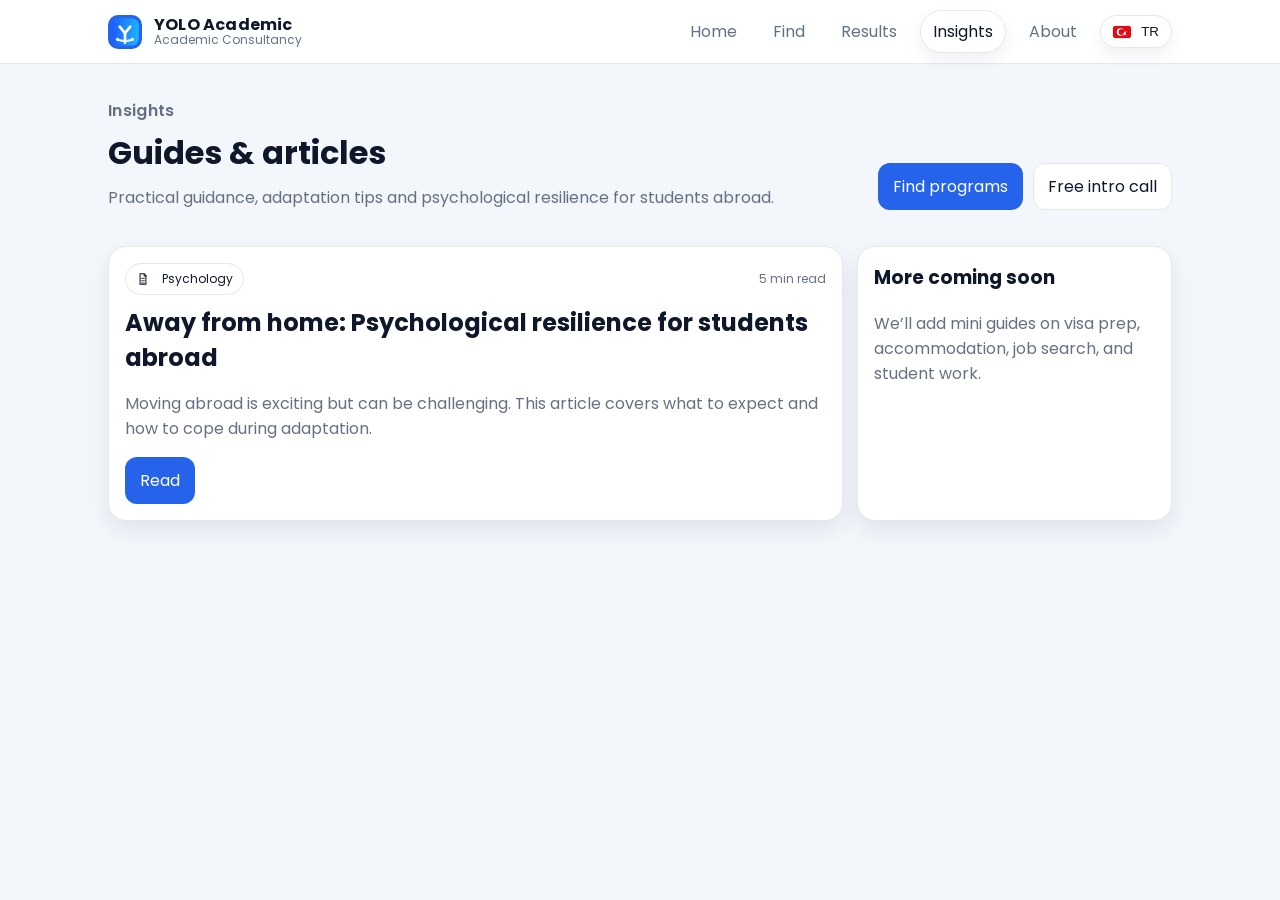
<file: academic-advisor-template/insights.html>
<!doctype html>
<html lang="tr">
<head>
  <meta charset="utf-8" />
  <meta name="viewport" content="width=device-width,initial-scale=1" />
  <title>Insights • YOLO Academic</title>

  <link rel="preconnect" href="https://fonts.googleapis.com">
  <link rel="preconnect" href="https://fonts.gstatic.com" crossorigin>
  <link href="https://fonts.googleapis.com/css2?family=Poppins:wght@400;500;600;700&display=swap" rel="stylesheet">

  <link rel="stylesheet" href="assets/styles.css" />
  <link rel="icon" type="image/svg+xml" href="assets/yolo-mark.svg?v=1">
</head>
<body class="site">
  <nav class="nav">
    <div class="nav-inner">
      <a class="brand" href="index.html" aria-label="YOLO Academic home">
        <span class="logo" aria-hidden="true"></span>
        <span class="brand-text">
          <span class="brand-name">YOLO Academic</span>
          <span class="brand-sub">Academic Consultancy</span>
        </span>
      </a>

      <div class="nav-right row wrap">
        <div class="tabs">
          <a class="tab" href="index.html" data-i18n="nav.home"></a>
          <a class="tab" href="finder.html" data-i18n="nav.finder"></a>
          <a class="tab" href="results.html" data-i18n="nav.results"></a>
          <a class="tab active" href="insights.html" data-i18n="nav.insights"></a>
          <a class="tab" href="sources.html" data-i18n="nav.about"></a>
        </div>
        <button id="langToggle" class="lang-toggle" type="button" aria-label="Change language">EN</button>
      </div>
    </div>
  </nav>


  <header class="container" style="padding-top:34px;">
    <div class="page-head">
      <div>
        <div class="eyebrow"><span class="lang-tr">Yazılar</span><span class="lang-en">Insights</span></div>
        <h1 class="page-title"><span class="lang-tr">Rehber & içerikler</span><span class="lang-en">Guides & articles</span></h1>
        <p class="muted page-sub">
          <span class="lang-tr">Yurtdışına giden öğrenciler için pratik bilgiler, adaptasyon ve psikolojik dayanıklılık.</span>
          <span class="lang-en">Practical guidance, adaptation tips and psychological resilience for students abroad.</span>
        </p>
      </div>
      <div class="row wrap">
        <a class="btn primary" href="finder.html" data-i18n="landing.cta.start"></a>
        <a class="btn" data-calendly href="#" data-i18n="call.btn"></a>
      </div>
    </div>
  </header>

  <main class="container" style="padding-bottom:60px;">
    <div class="cards-2">
      <article class="card">
        <div class="row wrap" style="justify-content:space-between;">
          <span class="badge"><svg viewBox="0 0 24 24" aria-hidden="true"><path d="M7 3h7l3 3v15H7z" fill="none" stroke="currentColor" stroke-width="1.8"/><path d="M14 3v4h4" fill="none" stroke="currentColor" stroke-width="1.8"/><path d="M9 11h6M9 15h6M9 19h6" fill="none" stroke="currentColor" stroke-width="1.6" opacity=".9"/></svg><span class="lang-tr">Psikoloji</span><span class="lang-en">Psychology</span></span>
          <span class="muted small"><span class="lang-tr">5 dk okuma</span><span class="lang-en">5 min read</span></span>
        </div>
        <h2 class="post-title" style="margin:10px 0 0;">
          <a href="post-evden-uzakta.html">
            <span class="lang-tr">Evden uzakta: Yurtdışına giden öğrenciler için psikolojik dayanıklılık</span>
            <span class="lang-en">Away from home: Psychological resilience for students abroad</span>
          </a>
        </h2>
        <p class="muted">
          <span class="lang-tr">Yeni bir ülkeye taşınmak heyecanlı ama zorlayıcı olabilir. Bu yazı, adaptasyon sürecinde neler yaşayabileceğini ve nasıl başa çıkabileceğini anlatır.</span>
          <span class="lang-en">Moving abroad is exciting but can be challenging. This article covers what to expect and how to cope during adaptation.</span>
        </p>
        <div class="row wrap" style="margin-top:10px;">
          <a class="btn primary" href="post-evden-uzakta.html"><span class="lang-tr">Oku</span><span class="lang-en">Read</span></a>
        </div>
      </article>

      <article class="card">
        <h3 style="margin-top:0;"><span class="lang-tr">Yeni yazılar yakında</span><span class="lang-en">More coming soon</span></h3>
        <p class="muted">
          <span class="lang-tr">Vize hazırlığı, konaklama, iş arama ve öğrencilikte çalışma gibi konularda mini rehberler ekleyeceğiz.</span>
          <span class="lang-en">We’ll add mini guides on visa prep, accommodation, job search, and student work.</span>
        </p>
      </article>
    </div>
  </main>

  <script src="assets/i18n.js"></script>
  <script src="assets/config.js"></script>
  <script src="assets/calendly.js"></script>
</body>
</html>
</file>
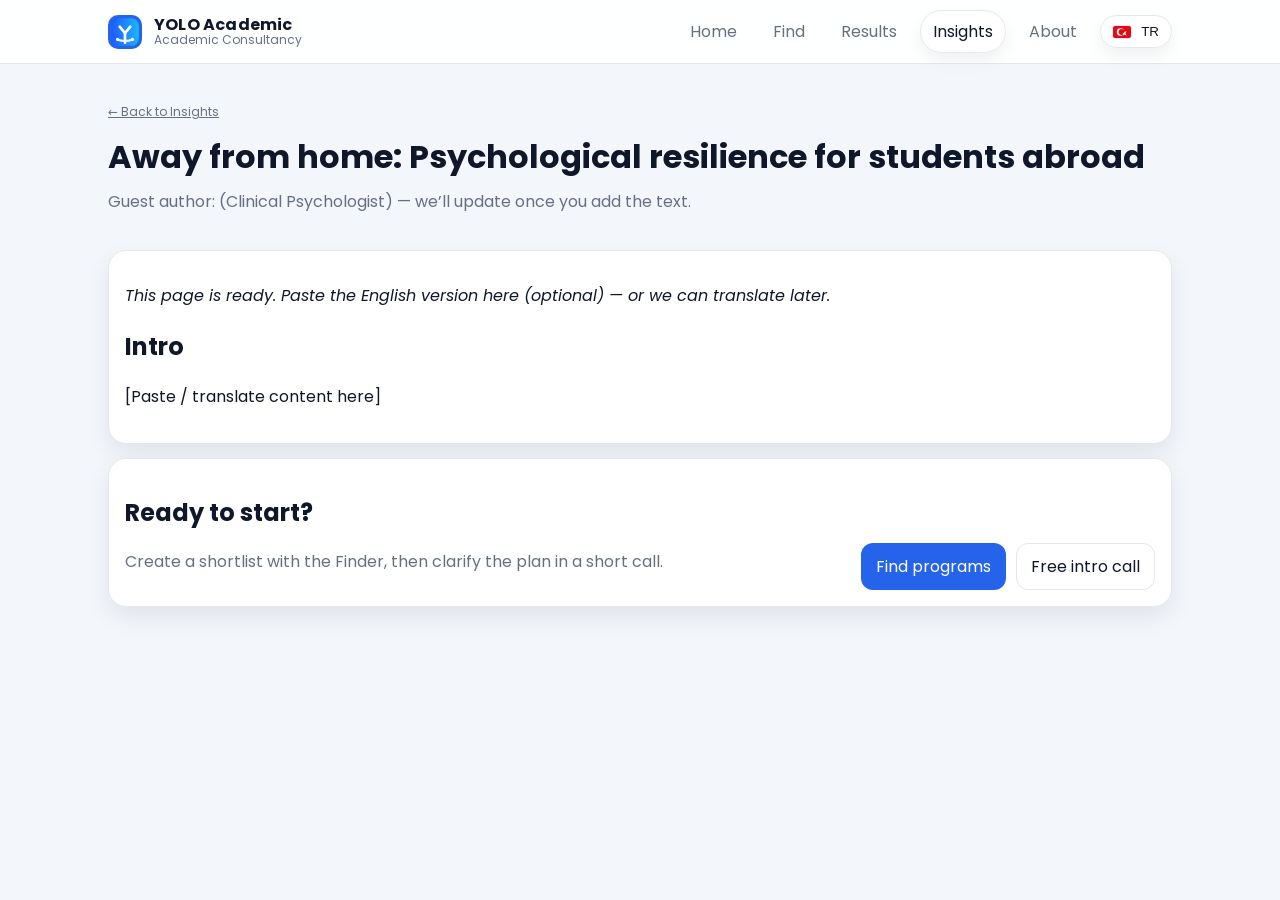
<file: academic-advisor-template/post-evden-uzakta.html>
<!doctype html>
<html lang="tr">
<head>
  <meta charset="utf-8" />
  <meta name="viewport" content="width=device-width,initial-scale=1" />
  <title>Evden Uzakta • YOLO Academic</title>

  <link rel="preconnect" href="https://fonts.googleapis.com">
  <link rel="preconnect" href="https://fonts.gstatic.com" crossorigin>
  <link href="https://fonts.googleapis.com/css2?family=Poppins:wght@400;500;600;700&display=swap" rel="stylesheet">

  <link rel="stylesheet" href="assets/styles.css" />
</head>
<body class="site">
  <nav class="nav">
    <div class="nav-inner">
      <a class="brand" href="index.html" aria-label="YOLO Academic home">
        <span class="logo" aria-hidden="true"></span>
        <span class="brand-text">
          <span class="brand-name">YOLO Academic</span>
          <span class="brand-sub">Academic Consultancy</span>
        </span>
      </a>

      <div class="nav-right row wrap">
        <div class="tabs">
          <a class="tab" href="index.html" data-i18n="nav.home"></a>
          <a class="tab" href="finder.html" data-i18n="nav.finder"></a>
          <a class="tab" href="results.html" data-i18n="nav.results"></a>
          <a class="tab active" href="insights.html" data-i18n="nav.insights"></a>
          <a class="tab" href="sources.html" data-i18n="nav.about"></a>
        </div>
        <button id="langToggle" class="lang-toggle" type="button" aria-label="Change language">EN</button>
      </div>
    </div>
  </nav>


  <header class="container" style="padding-top:34px;">
    <a class="muted small" href="insights.html">← <span class="lang-tr">Yazılara dön</span><span class="lang-en">Back to Insights</span></a>
    <h1 class="page-title" style="margin-top:10px;">
      <span class="lang-tr">Evden uzakta: Yurtdışına giden öğrenciler için psikolojik dayanıklılık</span>
      <span class="lang-en">Away from home: Psychological resilience for students abroad</span>
    </h1>
    <p class="muted page-sub">
      <span class="lang-tr">Misafir yazar: (Klinik Psikolog) — metni ekleyince burayı güncelleriz.</span>
      <span class="lang-en">Guest author: (Clinical Psychologist) — we’ll update once you add the text.</span>
    </p>
  </header>

  <main class="container" style="padding-bottom:60px;">
    <article class="card prose">
      <div class="lang-tr">
        <p><em>Bu sayfa hazır: annenin yazısını buraya yapıştıracağız.</em></p>
        <h2>Giriş</h2>
        <p>[Buraya yazının giriş paragrafı]</p>

        <h2>Neler normal?</h2>
        <ul>
          <li>[Örnek madde]</li>
          <li>[Örnek madde]</li>
        </ul>

        <h2>Pratik öneriler</h2>
        <p>[Buraya öneriler]</p>

        <h2>Ne zaman destek almak gerekir?</h2>
        <p>[Buraya destek bölümü]</p>
      </div>

      <div class="lang-en">
        <p><em>This page is ready. Paste the English version here (optional) — or we can translate later.</em></p>
        <h2>Intro</h2>
        <p>[Paste / translate content here]</p>
      </div>
    </article>

    <section class="card" style="margin-top:14px;">
      <div class="page-head">
        <div>
          <h2 data-i18n="cta.title"></h2>
          <p class="muted" data-i18n="cta.p"></p>
        </div>
        <div class="row wrap">
          <a class="btn primary" href="finder.html" data-i18n="landing.cta.start"></a>
          <a class="btn" data-calendly href="#" data-i18n="call.btn"></a>
        </div>
      </div>
    </section>
  </main>

  <script src="assets/i18n.js"></script>
  <script src="assets/config.js"></script>
  <script src="assets/calendly.js"></script>
</body>
</html>
</file>
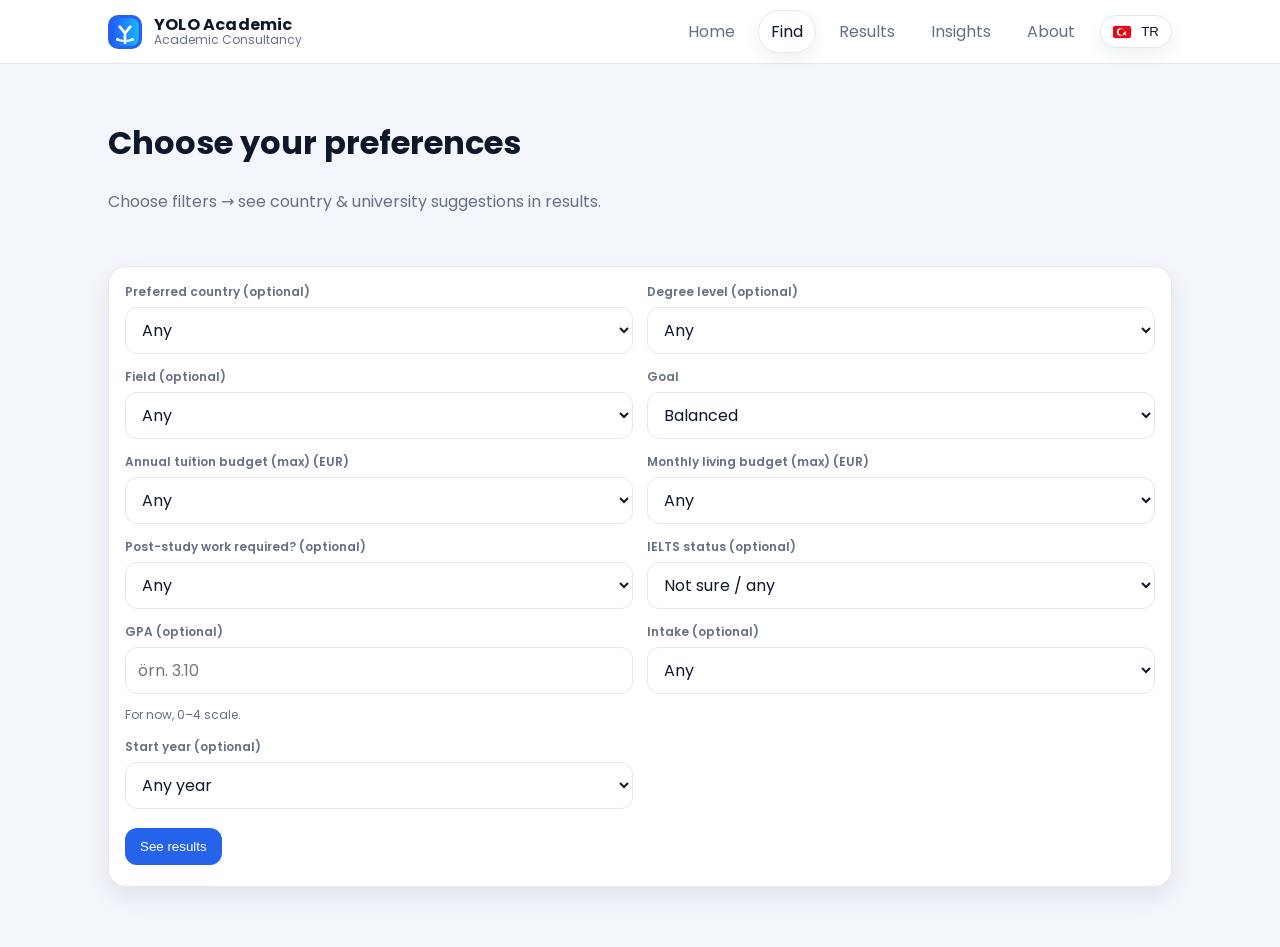
<file: academic-advisor-template/results.html>
<!doctype html>
<html lang="tr">
<head>
  <meta charset="utf-8" />
  <meta name="viewport" content="width=device-width,initial-scale=1" />
  <title>Sonuçlar • YOLO Academic</title>

  <link rel="preconnect" href="https://fonts.googleapis.com">
  <link rel="preconnect" href="https://fonts.gstatic.com" crossorigin>
  <link href="https://fonts.googleapis.com/css2?family=Poppins:wght@400;500;600;700&display=swap" rel="stylesheet">

  <link rel="stylesheet" href="assets/styles.css" />
  <link rel="stylesheet" href="assets/custom.css" />
</head>
<body class="site">
  <nav class="nav nav-solid">
    <div class="nav-inner">
      <a class="brand brand-strong" href="index.html" aria-label="YOLO Academic home">
        <span class="logo" aria-hidden="true"></span>
        <span class="brand-text">
          <span class="brand-name">YOLO Academic</span>
          <span class="brand-sub">Academic Consultancy</span>
        </span>
      </a>

      <div class="nav-right">
        <div class="tabs tabs-strong">
          <a class="tab" href="index.html"><span class="lang-tr">Ana Sayfa</span><span class="lang-en">Home</span></a>
          <a class="tab" href="finder.html"><span class="lang-tr">Program Bul</span><span class="lang-en">Find</span></a>
          <a class="tab active" href="results.html"><span class="lang-tr">Sonuçlar</span><span class="lang-en">Results</span></a>
          <a class="tab" href="insights.html"><span class="lang-tr">Yazılar</span><span class="lang-en">Insights</span></a>
          <a class="tab" href="sources.html"><span class="lang-tr">Hakkında</span><span class="lang-en">About</span></a>
        </div>
        <button id="langToggle" class="lang-toggle" type="button" aria-label="Change language">EN</button>
      </div>
    </div>
  </nav>

  <header class="container" style="padding-top:34px;">
    <div class="row wrap" style="align-items:flex-end; justify-content:space-between;">
      <div>
        <h1 data-i18n="results.h1">Öneriler</h1>
        <p id="summary" class="muted"></p>
      </div>
      <div class="row wrap">
        <a class="btn" href="finder.html" data-i18n="results.edit">Filtreleri değiştir</a>
        <a class="btn ghost" data-calendly href="#"><span class="lang-tr">Ücretsiz ön görüşme</span><span class="lang-en">Free intro call</span></a>
      </div>
    </div>

    <div class="card" style="margin-top:12px;">
      <div class="row wrap" style="align-items:flex-end; justify-content:space-between;">
        <div>
          <div class="muted small" data-i18n="sort.label">Sıralama</div>
          <select id="sortSelect" aria-label="Sort">
            <option value="match" data-i18n="sort.match">En iyi eşleşme</option>
            <option value="cheapest" data-i18n="sort.cheapest">En düşük maliyet</option>
            <option value="ranking" data-i18n="sort.ranking">En yüksek ranking</option>
          </select>
        </div>
        <div class="muted small" data-i18n="sort.note">Not: Ülke skorları ‘en iyi eşleşme’ mantığıyla hesaplanır.</div>
      </div>
    </div>
  </header>

  <main class="container" style="padding-bottom:60px;">
    <section class="card">
      <h2 data-i18n="results.countries">Önerilen Ülkeler</h2>
      <div id="countryResults" class="grid"></div>
    </section>

    <section class="card" style="margin-top:14px;">
      <h2 data-i18n="results.unis">Önerilen Okullar</h2>
      <div id="uniResults" class="grid"></div>
      <p class="muted small" style="margin-top:12px;" data-i18n="results.note">Not: Eksik/uyumsuz bilgilerde ‘Pathway gerekebilir’ etiketi görebilirsin.</p>
    </section>

    <section class="card call-cta" style="margin-top:14px;">
      <div class="call-row">
        <div>
          <h2 data-i18n="call.cta.title">Karar vermekte zorlandın mı?</h2>
          <p class="muted" data-i18n="call.cta.p">Kısa bir ön görüşmede hedefini netleştirip listeni birlikte yorumlayabiliriz.</p>
        </div>
        <div class="row wrap">
          <a class="btn primary" href="finder.html" data-i18n="results.edit">Filtreleri değiştir</a>
          <a class="btn ghost" data-calendly href="#"><span class="lang-tr">Ücretsiz ön görüşme</span><span class="lang-en">Free intro call</span></a>
        </div>
      </div>
    </section>
  </main>

  <script src="assets/i18n.js"></script>
  <script src="assets/config.js"></script>
  <script src="assets/calendly.js"></script>
  <script src="assets/results.js"></script>
</body>
</html>
</file>
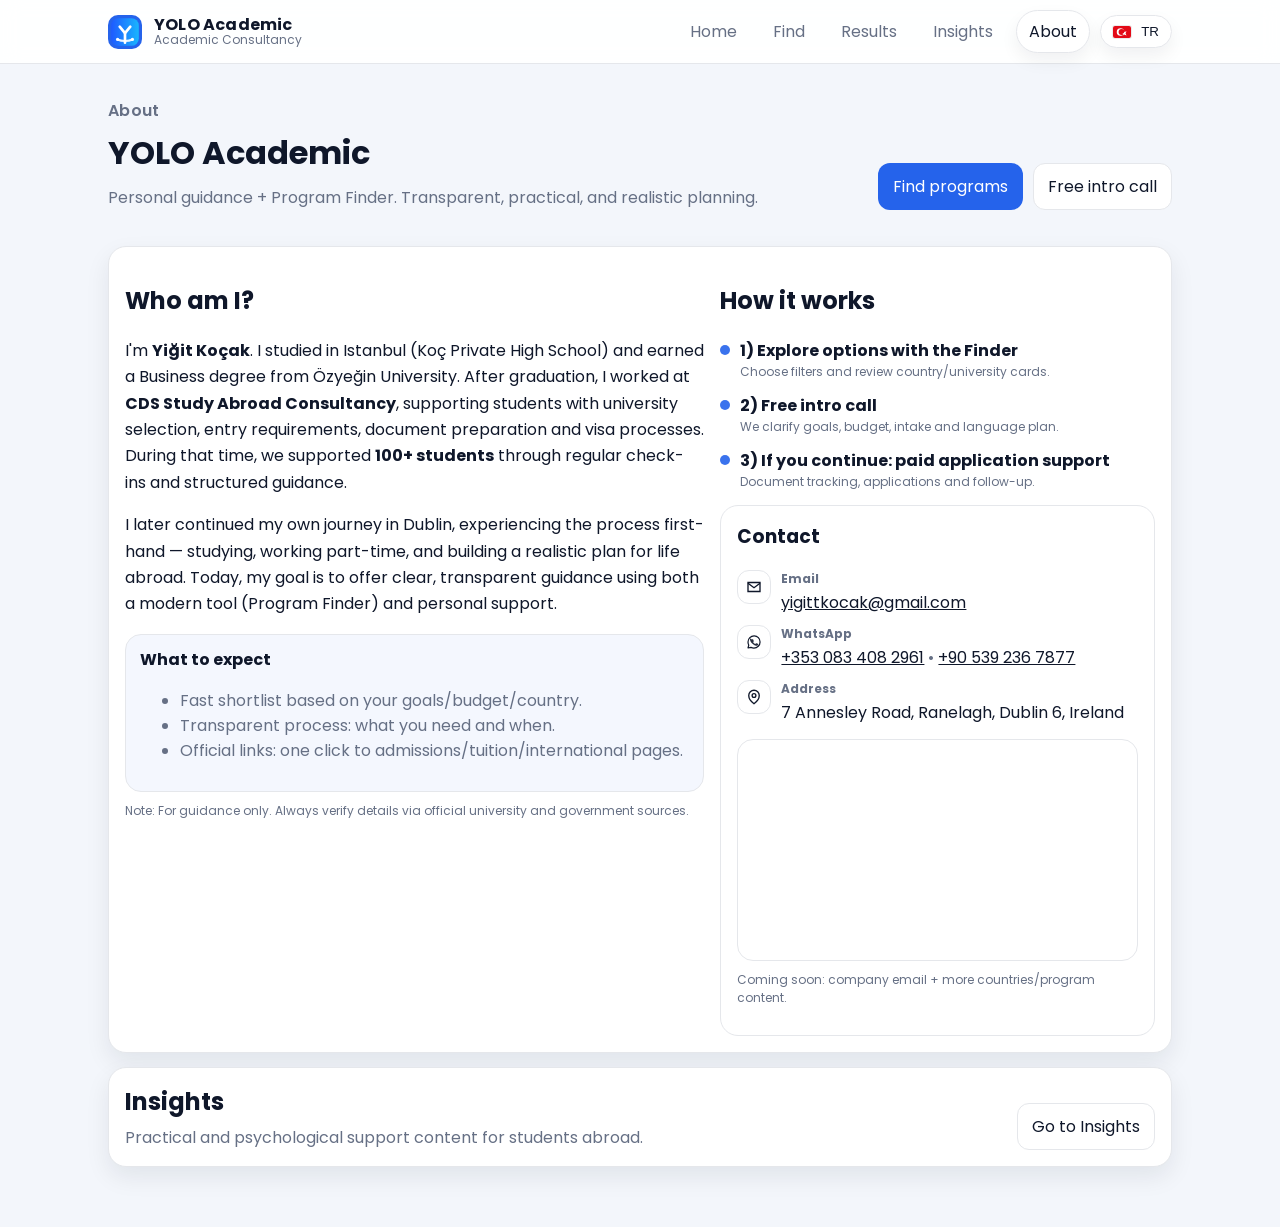
<file: academic-advisor-template/sources.html>
<!doctype html>
<html lang="tr">
<head>
  <meta charset="utf-8" />
  <meta name="viewport" content="width=device-width,initial-scale=1" />
  <title>About • YOLO Academic</title>

  <link rel="preconnect" href="https://fonts.googleapis.com">
  <link rel="preconnect" href="https://fonts.gstatic.com" crossorigin>
  <link href="https://fonts.googleapis.com/css2?family=Poppins:wght@400;500;600;700&display=swap" rel="stylesheet">

  <link rel="stylesheet" href="assets/styles.css" />
</head>
<body class="site">
  <nav class="nav">
    <div class="nav-inner">
      <a class="brand" href="index.html" aria-label="YOLO Academic home">
        <span class="logo" aria-hidden="true"></span>
        <span class="brand-text">
          <span class="brand-name">YOLO Academic</span>
          <span class="brand-sub">Academic Consultancy</span>
        </span>
      </a>

      <div class="nav-right row wrap">
        <div class="tabs">
          <a class="tab" href="index.html" data-i18n="nav.home"></a>
          <a class="tab" href="finder.html" data-i18n="nav.finder"></a>
          <a class="tab" href="results.html" data-i18n="nav.results"></a>
          <a class="tab" href="insights.html" data-i18n="nav.insights"></a>
          <a class="tab active" href="sources.html" data-i18n="nav.about"></a>
        </div>
        <button id="langToggle" class="lang-toggle" type="button" aria-label="Change language">EN</button>
      </div>
    </div>
  </nav>


  <header class="container" style="padding-top:34px;">
    <div class="page-head">
      <div>
        <div class="eyebrow" data-i18n="nav.about"></div>
        <h1 class="page-title">YOLO Academic</h1>
        <p class="muted page-sub">
          <span class="lang-tr">Kişisel danışmanlık + Program Bul aracı. Şeffaf, pratik ve gerçekçi bir yol haritası.</span>
          <span class="lang-en">Personal guidance + Program Finder. Transparent, practical, and realistic planning.</span>
        </p>
      </div>
      <div class="row wrap">
        <a class="btn primary" href="finder.html" data-i18n="landing.cta.start"></a>
        <a class="btn" data-calendly href="#" data-i18n="call.btn"></a>
      </div>
    </div>
  </header>

  <main class="container stack" style="padding-bottom:60px;">
    <section class="card about-grid">
      <div>
        <h2><span class="lang-tr">Ben kimim?</span><span class="lang-en">Who am I?</span></h2>

        <div class="prose lang-tr">
          <p>Ben <strong>Yiğit Koçak</strong>. İstanbul’da Koç Özel Lisesi ve Özyeğin Üniversitesi İşletme bölümlerinde eğitim aldım. Mezuniyet sonrası <strong>CDS Yurtdışı Eğitim Danışmanlığı</strong>’nda çalışarak öğrencilerin okul seçimi, kabul şartları, evrak hazırlığı ve vize sürecinde aktif rol aldım. Bu dönemde <strong>100+ öğrencinin</strong> yurtdışı eğitim sürecinde düzenli görüşmelerle destek sağladık.</p>
          <p>İrlanda’yı yaşam ve kariyer planı açısından uygun bulduğum için kendi eğitim yolculuğumu Dublin’de sürdürdüm; eğitim sırasında part-time çalışma ve mezuniyet sonrası iş hayatı gibi süreçleri bizzat deneyimledim. Bugün amacım, aynı yoldan geçmek isteyen öğrencilere hem modern bir araçla (Program Bul) hem de kişisel danışmanlıkla net, şeffaf ve gerçekçi bir plan sunmak.</p>
        </div>

        <div class="prose lang-en">
          <p>I'm <strong>Yiğit Koçak</strong>. I studied in Istanbul (Koç Private High School) and earned a Business degree from Özyeğin University. After graduation, I worked at <strong>CDS Study Abroad Consultancy</strong>, supporting students with university selection, entry requirements, document preparation and visa processes. During that time, we supported <strong>100+ students</strong> through regular check-ins and structured guidance.</p>
          <p>I later continued my own journey in Dublin, experiencing the process first-hand — studying, working part-time, and building a realistic plan for life abroad. Today, my goal is to offer clear, transparent guidance using both a modern tool (Program Finder) and personal support.</p>
        </div>

        <div class="callout">
          <div class="callout-title"><span class="lang-tr">Neyi bekleyebilirsin?</span><span class="lang-en">What to expect</span></div>
          <ul class="muted">
            <li><span class="lang-tr">Hızlı shortlist: hedef/bütçe/ülkeye göre.</span><span class="lang-en">Fast shortlist based on your goals/budget/country.</span></li>
            <li><span class="lang-tr">Şeffaf süreç: ne lazım, ne zaman lazım.</span><span class="lang-en">Transparent process: what you need and when.</span></li>
            <li><span class="lang-tr">Resmi linkler: admissions/tuition/international sayfalarına tek tık.</span><span class="lang-en">Official links: one click to admissions/tuition/international pages.</span></li>
          </ul>
        </div>

        <p class="muted small" style="margin-top:10px;">
          <span class="lang-tr">Not: Bu site bilgilendirme amaçlıdır. En güncel şartlar için resmi okul ve devlet kaynaklarını kontrol edin.</span>
          <span class="lang-en">Note: For guidance only. Always verify details via official university and government sources.</span>
        </p>
      </div>

      <div>
        <h2><span class="lang-tr">Süreç nasıl işler?</span><span class="lang-en">How it works</span></h2>
        <div class="timeline">
          <div class="tl-item">
            <div class="tl-dot"></div>
            <div>
              <div class="tl-title"><span class="lang-tr">1) Program Bul ile seçeneklerini gör</span><span class="lang-en">1) Explore options with the Finder</span></div>
              <div class="muted small"><span class="lang-tr">Filtreleri seç, ülke ve okul kartlarını incele.</span><span class="lang-en">Choose filters and review country/university cards.</span></div>
            </div>
          </div>

          <div class="tl-item">
            <div class="tl-dot"></div>
            <div>
              <div class="tl-title"><span class="lang-tr">2) Ücretsiz kısa görüşme</span><span class="lang-en">2) Free intro call</span></div>
              <div class="muted small"><span class="lang-tr">Hedef, bütçe, intake ve dil planını netleştiririz.</span><span class="lang-en">We clarify goals, budget, intake and language plan.</span></div>
            </div>
          </div>

          <div class="tl-item">
            <div class="tl-dot"></div>
            <div>
              <div class="tl-title"><span class="lang-tr">3) Devam etmek istersen: ücretli başvuru desteği</span><span class="lang-en">3) If you continue: paid application support</span></div>
              <div class="muted small"><span class="lang-tr">Evrak takibi, başvurular ve süreç yönetimi.</span><span class="lang-en">Document tracking, applications and follow-up.</span></div>
            </div>
          </div>
        </div>

        <div class="card" style="margin-top:14px; box-shadow:none;">
          <h3 style="margin-top:0;"><span class="lang-tr">İletişim</span><span class="lang-en">Contact</span></h3>

          <div class="contact-list">
            <div class="contact-row">
              <div class="icon"><svg viewBox="0 0 24 24" aria-hidden="true"><path d="M4 6h16v12H4z" fill="none" stroke="currentColor" stroke-width="1.8"/><path d="M4 7l8 6 8-6" fill="none" stroke="currentColor" stroke-width="1.8"/></svg></div>
              <div>
                <div class="contact-label">Email</div>
                <div class="contact-value"><a href="mailto:yigittkocak@gmail.com">yigittkocak@gmail.com</a></div>
              </div>
            </div>

            <div class="contact-row">
              <div class="icon"><svg viewBox="0 0 24 24" aria-hidden="true"><path d="M20.1 11.9c0 4.5-3.7 8.2-8.2 8.2-1.4 0-2.8-.4-4-.9L4 20l1-3.7c-.6-1.2-1-2.7-1-4.4C4 7.4 7.7 3.7 12.2 3.7c4.5 0 7.9 3.7 7.9 8.2z" fill="none" stroke="currentColor" stroke-width="1.6" stroke-linejoin="round"/><path d="M9.1 8.7c.2-.5.4-.5.7-.5h.5c.2 0 .5.1.6.4l.8 1.9c.1.2.1.5-.1.7l-.5.6c-.1.1-.2.3-.1.5.2.6 1.1 1.7 2.4 2.3.2.1.4.1.5-.1l.6-.7c.2-.2.4-.3.7-.2l2 .7c.3.1.4.4.4.6 0 .7-.3 1.4-.9 1.8-.5.4-1.2.5-2 .4-1.6-.2-3.6-1.5-5.1-3-1.5-1.6-2.7-3.6-2.9-5.2-.1-.7 0-1.4.3-1.9z" fill="currentColor" opacity=".9"/></svg></div>
              <div>
                <div class="contact-label">WhatsApp</div>
                <div class="contact-value">
                  <a href="https://wa.me/353834082961" target="_blank" rel="noreferrer">+353 083 408 2961</a>
                  <span class="muted"> • </span>
                  <a href="https://wa.me/905392367877" target="_blank" rel="noreferrer">+90 539 236 7877</a>
                </div>
              </div>
            </div>

            <div class="contact-row">
              <div class="icon"><svg viewBox="0 0 24 24" aria-hidden="true"><path d="M12 21s7-5.1 7-11a7 7 0 10-14 0c0 5.9 7 11 7 11z" fill="none" stroke="currentColor" stroke-width="1.8"/><circle cx="12" cy="10" r="2.5" fill="none" stroke="currentColor" stroke-width="1.8"/></svg></div>
              <div>
                <div class="contact-label"><span class="lang-tr">Adres</span><span class="lang-en">Address</span></div>
                <div class="contact-value">7 Annesley Road, Ranelagh, Dublin 6, Ireland</div>
              </div>
            </div>
          </div>

          <div class="map-wrap" style="margin-top:14px;">
            <iframe title="Google Map" loading="lazy" referrerpolicy="no-referrer-when-downgrade"
              src="https://www.google.com/maps?q=7%20Annesley%20Road%2C%20Ranelagh%2C%20Dublin%206%2C%20Ireland&output=embed"></iframe>
          </div>

          <p class="muted small" style="margin-top:10px;">
            <span class="lang-tr">Yakında: şirket emaili + daha fazla ülke/program içeriği.</span>
            <span class="lang-en">Coming soon: company email + more countries/program content.</span>
          </p>
        </div>
      </div>
    </section>

    <section class="card">
      <div class="page-head">
        <div>
          <h2 style="margin:0;"><span class="lang-tr">Yazılar</span><span class="lang-en">Insights</span></h2>
          <p class="muted" style="margin:6px 0 0;">
            <span class="lang-tr">Yurtdışına giden öğrenciler için pratik ve psikolojik destek içerikleri.</span>
            <span class="lang-en">Practical and psychological support content for students abroad.</span>
          </p>
        </div>
        <a class="btn" href="insights.html"><span class="lang-tr">Yazılara git</span><span class="lang-en">Go to Insights</span></a>
      </div>
    </section>
  </main>

  <script src="assets/i18n.js"></script>
  <script src="assets/config.js"></script>
  <script src="assets/calendly.js"></script>
</body>
</html>
</file>
<file: academic-advisor-template/assets/styles.css>
/* YOLO Academic — unified light theme */
:root {
  --bg:#f3f6fb;
  --card:#ffffff;
  --text:#0f172a;
  --muted:#667085;
  --line:#e5e7eb;
  --accent:#2563eb;
  --accent2:#0ea5e9;
  --good:#16a34a;
  --warn:#f59e0b;
  --shadow: 0 10px 25px rgba(17,24,39,.08);
  --radius: 18px;
}
*{box-sizing:border-box;}
html,body{height:100%;}
body{margin:0;font-family:"Poppins",system-ui,-apple-system,Segoe UI,Roboto,Arial,sans-serif;background:var(--bg);color:var(--text);}
a{color:inherit;}
.container{max-width:1100px;margin:0 auto;padding:18px;}
.muted{color:var(--muted);}
.small{font-size:12px;}
.row{display:flex;align-items:center;gap:10px;}
.wrap{flex-wrap:wrap;}
.stack{display:flex;flex-direction:column;gap:14px;}
.grid{display:grid;grid-template-columns:repeat(12,1fr);gap:14px;}
.card{background:var(--card);border:1px solid var(--line);border-radius:var(--radius);box-shadow:var(--shadow);padding:16px;}

/* Nav */
.nav{position:sticky;top:0;z-index:30;background:rgba(255,255,255,.92);backdrop-filter:blur(10px);border-bottom:1px solid var(--line);}
.nav-inner{max-width:1100px;margin:0 auto;padding:10px 18px;display:flex;align-items:center;justify-content:space-between;gap:14px;}
.brand{display:flex;align-items:center;gap:12px;text-decoration:none;}
.brand .logo{width:34px;height:34px;border-radius:10px;background:var(--accent);background-image:url("yolo-mark.svg");background-repeat:no-repeat;background-position:center;background-size:contain;box-shadow:none;}
.brand-text{display:flex;flex-direction:column;line-height:1.05;}
.brand-name{font-weight:700;letter-spacing:.2px;}
.brand-sub{font-size:12px;color:var(--muted);}
.tabs{display:flex;gap:10px;align-items:center;flex-wrap:wrap;}
.tab{text-decoration:none;color:var(--muted);padding:8px 12px;border-radius:999px;border:1px solid transparent;}
.tab:hover{background:rgba(37,99,235,.06);color:var(--text);}
.tab.active{background:#fff;color:var(--text);border:1px solid var(--line);box-shadow:0 8px 18px rgba(17,24,39,.06);}

.lang-toggle{position:relative;padding:8px 12px 8px 40px;border-radius:999px;border:1px solid var(--line);background:#fff;color:var(--text);cursor:pointer;box-shadow:0 8px 18px rgba(17,24,39,.06);}
.lang-toggle::before{content:"";position:absolute;left:12px;top:50%;transform:translateY(-50%);width:18px;height:12px;border-radius:2px;box-shadow:0 0 0 1px rgba(0,0,0,.08);background-size:cover;background-repeat:no-repeat;}
.lang-toggle[data-next="en"]::before{background-image:url("data:image/svg+xml,%3Csvg%20xmlns%3D%27http%3A//www.w3.org/2000/svg%27%20width%3D%2724%27%20height%3D%2716%27%20viewBox%3D%270%200%2024%2016%27%3E%0A%3Crect%20width%3D%2724%27%20height%3D%2716%27%20fill%3D%27%23012169%27/%3E%0A%3Cpath%20d%3D%27M0%2C0%20L24%2C16%20M24%2C0%20L0%2C16%27%20stroke%3D%27%23fff%27%20stroke-width%3D%274%27/%3E%0A%3Cpath%20d%3D%27M0%2C0%20L24%2C16%20M24%2C0%20L0%2C16%27%20stroke%3D%27%23C8102E%27%20stroke-width%3D%272%27/%3E%0A%3Crect%20x%3D%2710%27%20width%3D%274%27%20height%3D%2716%27%20fill%3D%27%23fff%27/%3E%0A%3Crect%20y%3D%276%27%20width%3D%2724%27%20height%3D%274%27%20fill%3D%27%23fff%27/%3E%0A%3Crect%20x%3D%2711%27%20width%3D%272%27%20height%3D%2716%27%20fill%3D%27%23C8102E%27/%3E%0A%3Crect%20y%3D%277%27%20width%3D%2724%27%20height%3D%272%27%20fill%3D%27%23C8102E%27/%3E%0A%3C/svg%3E");}
.lang-toggle[data-next="tr"]::before{background-image:url("data:image/svg+xml,%3Csvg%20xmlns%3D%27http%3A//www.w3.org/2000/svg%27%20width%3D%2724%27%20height%3D%2716%27%20viewBox%3D%270%200%2024%2016%27%3E%0A%3Crect%20width%3D%2724%27%20height%3D%2716%27%20fill%3D%27%23E30A17%27/%3E%0A%3Ccircle%20cx%3D%2710%27%20cy%3D%278%27%20r%3D%275%27%20fill%3D%27%23fff%27/%3E%0A%3Ccircle%20cx%3D%2711.5%27%20cy%3D%278%27%20r%3D%274%27%20fill%3D%27%23E30A17%27/%3E%0A%3Cpolygon%20points%3D%2715%2C8%2018%2C6.9%2016.7%2C9.8%2018%2C12.6%2015%2C11.4%2013.3%2C12.6%2014.1%2C10.4%2012.3%2C9.2%2014.5%2C9.2%27%20fill%3D%27%23fff%27/%3E%0A%3C/svg%3E");}

/* Buttons */
.btn{display:inline-flex;align-items:center;justify-content:center;gap:8px;padding:10px 14px;border-radius:12px;border:1px solid var(--line);background:#fff;color:var(--text);text-decoration:none;cursor:pointer;}
.btn:hover{background:rgba(15,23,42,.03);}
.btn.primary{background:var(--accent);border-color:transparent;color:#fff;}
.btn.primary:hover{filter:brightness(.98);}
.btn.ghost{background:rgba(255,255,255,.14);border-color:rgba(255,255,255,.22);color:#fff;}
.btn.ghost:hover{background:rgba(255,255,255,.18);}

/* Hero slider */
.hero-slider{position:relative;min-height:72vh;overflow:hidden;display:flex;align-items:stretch;}
.hero-slides{position:absolute;inset:0;}
.hero-slide{position:absolute;inset:0;background-size:cover;background-position:center;opacity:0;transform:scale(1.03);transition:opacity 700ms ease,transform 1400ms ease;}
.hero-slide.is-active{opacity:1;transform:scale(1.0);}
.hero-grad{position:absolute;inset:0;background:linear-gradient(90deg, rgba(10,20,35,.78) 0%, rgba(10,20,35,.55) 45%, rgba(10,20,35,.25) 100%);}
.hero-content{position:relative;z-index:2;display:flex;flex-direction:column;justify-content:center;padding-top:44px;padding-bottom:44px;}
.hero-kicker{color:rgba(255,255,255,.85);font-weight:600;letter-spacing:.3px;margin-bottom:10px;}
.hero-title{color:#fff;font-size:clamp(30px,4vw,54px);line-height:1.06;margin:0 0 10px 0;}
.hero-text{color:rgba(255,255,255,.84);max-width:62ch;margin:0 0 14px 0;}
.trust-chips{display:flex;flex-wrap:wrap;gap:8px;margin-top:8px;}
.chip{display:inline-flex;padding:6px 10px;border-radius:999px;border:1px solid rgba(255,255,255,.22);background:rgba(255,255,255,.10);color:rgba(255,255,255,.90);font-size:12px;}
.hero-actions{display:flex;gap:10px;flex-wrap:wrap;margin-top:10px;}
.hero-dots{display:flex;gap:8px;margin-top:18px;}
.dot{width:10px;height:10px;border-radius:999px;border:1px solid rgba(255,255,255,.45);background:rgba(255,255,255,.18);cursor:pointer;}
.dot.is-active{background:rgba(255,255,255,.85);border-color:rgba(255,255,255,.85);}

/* Sections */
.section{padding:54px 0;}
.section-light{background:#f8fafc;}
.section-white{background:#fff;}
.section-head{display:flex;justify-content:space-between;align-items:flex-end;gap:18px;flex-wrap:wrap;margin-bottom:16px;}
.cards-4{display:grid;grid-template-columns:repeat(4,minmax(0,1fr));gap:14px;}
@media (max-width:980px){.cards-4{grid-template-columns:repeat(2,minmax(0,1fr));}}
@media (max-width:560px){.cards-4{grid-template-columns:1fr;}}
.card.soft{border:1px solid var(--line);background:#fff;border-radius:18px;box-shadow:var(--shadow);padding:16px;}
.grid-2{display:grid;grid-template-columns:1fr 1fr;gap:14px;}
@media (max-width:980px){.grid-2{grid-template-columns:1fr;}}
.item{border:1px solid var(--line);border-radius:16px;background:#fff;padding:14px;box-shadow:0 8px 18px rgba(17,24,39,.05);}
.item h3{margin:0 0 6px 0;}
.meta{display:flex;gap:10px;flex-wrap:wrap;color:var(--muted);font-size:12px;}
.badges{display:flex;flex-wrap:wrap;gap:8px;margin-top:10px;}
.badge{display:inline-flex;align-items:center;gap:6px;padding:6px 10px;border-radius:999px;border:1px solid var(--line);background:#fff;font-size:12px;color:var(--text);text-decoration:none;}
.badge.good{border-color:rgba(22,163,74,.25);background:rgba(22,163,74,.08);color:#14532d;}
.badge.warn{border-color:rgba(245,158,11,.25);background:rgba(245,158,11,.10);color:#7c2d12;}
.badge-link{cursor:pointer;}
.why{margin-top:10px;color:var(--muted);font-size:12px;line-height:1.45;}
.title-link{text-decoration:none;color:inherit;}
.title-link:hover{text-decoration:underline;}

/* Form */
form.form .grid{grid-template-columns:repeat(2,minmax(0,1fr));}
@media (max-width:980px){form.form .grid{grid-template-columns:1fr;}}
.field{display:flex;flex-direction:column;gap:6px;}
label{font-size:12px;color:var(--muted);font-weight:600;}
input,select{border:1px solid var(--line);border-radius:12px;padding:10px 12px;font:inherit;background:#fff;color:var(--text);}
input:focus,select:focus{outline:2px solid rgba(37,99,235,.25);border-color:rgba(37,99,235,.35);}
.hint{margin-top:6px;}
.actions{margin-top:14px;justify-content:space-between;}

/* Page head */
.page-head{display:flex;justify-content:space-between;align-items:flex-end;gap:18px;flex-wrap:wrap;}
.page-title{margin:6px 0 0;}
.page-sub{margin:8px 0 0;max-width:72ch;}
.eyebrow{font-weight:600;letter-spacing:.3px;color:var(--muted);}

/* About + insights language blocks */
.lang-tr{display:inline;}
.lang-en{display:none;}
html[lang="en"] .lang-tr{display:none;}
html[lang="en"] .lang-en{display:inline;}

.about-grid{display:grid;grid-template-columns:1.2fr .9fr;gap:16px;}
@media (max-width:980px){.about-grid{grid-template-columns:1fr;}}
.prose p{line-height:1.65;}
.callout{margin-top:12px;border:1px solid var(--line);border-radius:16px;padding:12px 14px;background:rgba(37,99,235,.05);}
.callout-title{font-weight:700;margin-bottom:8px;}
.timeline{margin-top:10px;display:flex;flex-direction:column;gap:12px;}
.tl-item{display:flex;gap:10px;align-items:flex-start;}
.tl-dot{width:10px;height:10px;border-radius:999px;margin-top:7px;background:rgba(37,99,235,.9);}
.tl-title{font-weight:700;}
.contact-list{display:flex;flex-direction:column;gap:10px;}
.contact-row{display:flex;gap:10px;align-items:flex-start;}
.icon{width:34px;height:34px;display:grid;place-items:center;border:1px solid var(--line);border-radius:12px;background:#fff;}
.icon svg{width:18px;height:18px;}
.contact-label{font-weight:700;font-size:12px;color:var(--muted);margin-bottom:2px;}
.map-wrap{border:1px solid var(--line);border-radius:16px;overflow:hidden;background:#fff;}
.map-wrap iframe{width:100%;height:220px;border:0;display:block;}
.cards-2{display:grid;grid-template-columns:1.4fr .6fr;gap:14px;}
@media (max-width:980px){.cards-2{grid-template-columns:1fr;}}
.post-title a{color:inherit;text-decoration:none;}
.post-title a:hover{text-decoration:underline;}
.badge svg{width:14px;height:14px;margin-right:6px;vertical-align:-2px;}

/* CTA band + socials */
.cta-band{background:linear-gradient(135deg, rgba(37,99,235,.16), rgba(14,165,233,.12));border-top:1px solid var(--line);}
.cta-inner{display:flex;align-items:center;justify-content:space-between;gap:18px;flex-wrap:wrap;}
.socials{display:flex;gap:10px;flex-wrap:wrap;margin-top:10px;}
.socials a{width:38px;height:38px;border-radius:12px;display:grid;place-items:center;border:1px solid rgba(255,255,255,.25);background:rgba(255,255,255,.16);color:#fff;text-decoration:none;}
.socials a:hover{background:rgba(255,255,255,.22);}
.socials svg{width:18px;height:18px;}
</file>
<file: assets/styles.css>
/* YOLO Academic — unified light theme */
:root {
  --bg:#f3f6fb;
  --card:#ffffff;
  --text:#0f172a;
  --muted:#667085;
  --line:#e5e7eb;
  --accent:#2563eb;
  --accent2:#0ea5e9;
  --good:#16a34a;
  --warn:#f59e0b;
  --shadow: 0 10px 25px rgba(17,24,39,.08);
  --radius: 18px;
}
*{box-sizing:border-box;}
html,body{height:100%;}
body{margin:0;font-family:"Poppins",system-ui,-apple-system,Segoe UI,Roboto,Arial,sans-serif;background:var(--bg);color:var(--text);}
a{color:inherit;}
.container{max-width:1100px;margin:0 auto;padding:18px;}
.muted{color:var(--muted);}
.small{font-size:12px;}
.row{display:flex;align-items:center;gap:10px;}
.wrap{flex-wrap:wrap;}
.stack{display:flex;flex-direction:column;gap:14px;}
.grid{display:grid;grid-template-columns:repeat(12,1fr);gap:14px;}
.card{background:var(--card);border:1px solid var(--line);border-radius:var(--radius);box-shadow:var(--shadow);padding:16px;}

/* Nav */
.nav{position:sticky;top:0;z-index:30;background:rgba(255,255,255,.92);backdrop-filter:blur(10px);border-bottom:1px solid var(--line);}
.nav-inner{max-width:1100px;margin:0 auto;padding:10px 18px;display:flex;align-items:center;justify-content:space-between;gap:14px;}
.brand{display:flex;align-items:center;gap:12px;text-decoration:none;}
.brand .logo{width:34px;height:34px;border-radius:10px;background:var(--accent);background-image:url("yolo-mark.svg");background-repeat:no-repeat;background-position:center;background-size:contain;box-shadow:none;}
.brand-text{display:flex;flex-direction:column;line-height:1.05;}
.brand-name{font-weight:700;letter-spacing:.2px;}
.brand-sub{font-size:12px;color:var(--muted);}
.tabs{display:flex;gap:10px;align-items:center;flex-wrap:wrap;}
.tab{text-decoration:none;color:var(--muted);padding:8px 12px;border-radius:999px;border:1px solid transparent;}
.tab:hover{background:rgba(37,99,235,.06);color:var(--text);}
.tab.active{background:#fff;color:var(--text);border:1px solid var(--line);box-shadow:0 8px 18px rgba(17,24,39,.06);}

.lang-toggle{position:relative;padding:8px 12px 8px 40px;border-radius:999px;border:1px solid var(--line);background:#fff;color:var(--text);cursor:pointer;box-shadow:0 8px 18px rgba(17,24,39,.06);}
.lang-toggle::before{content:"";position:absolute;left:12px;top:50%;transform:translateY(-50%);width:18px;height:12px;border-radius:2px;box-shadow:0 0 0 1px rgba(0,0,0,.08);background-size:cover;background-repeat:no-repeat;}
.lang-toggle[data-next="en"]::before{background-image:url("data:image/svg+xml,%3Csvg%20xmlns%3D%27http%3A//www.w3.org/2000/svg%27%20width%3D%2724%27%20height%3D%2716%27%20viewBox%3D%270%200%2024%2016%27%3E%0A%3Crect%20width%3D%2724%27%20height%3D%2716%27%20fill%3D%27%23012169%27/%3E%0A%3Cpath%20d%3D%27M0%2C0%20L24%2C16%20M24%2C0%20L0%2C16%27%20stroke%3D%27%23fff%27%20stroke-width%3D%274%27/%3E%0A%3Cpath%20d%3D%27M0%2C0%20L24%2C16%20M24%2C0%20L0%2C16%27%20stroke%3D%27%23C8102E%27%20stroke-width%3D%272%27/%3E%0A%3Crect%20x%3D%2710%27%20width%3D%274%27%20height%3D%2716%27%20fill%3D%27%23fff%27/%3E%0A%3Crect%20y%3D%276%27%20width%3D%2724%27%20height%3D%274%27%20fill%3D%27%23fff%27/%3E%0A%3Crect%20x%3D%2711%27%20width%3D%272%27%20height%3D%2716%27%20fill%3D%27%23C8102E%27/%3E%0A%3Crect%20y%3D%277%27%20width%3D%2724%27%20height%3D%272%27%20fill%3D%27%23C8102E%27/%3E%0A%3C/svg%3E");}
.lang-toggle[data-next="tr"]::before{background-image:url("data:image/svg+xml,%3Csvg%20xmlns%3D%27http%3A//www.w3.org/2000/svg%27%20width%3D%2724%27%20height%3D%2716%27%20viewBox%3D%270%200%2024%2016%27%3E%0A%3Crect%20width%3D%2724%27%20height%3D%2716%27%20fill%3D%27%23E30A17%27/%3E%0A%3Ccircle%20cx%3D%2710%27%20cy%3D%278%27%20r%3D%275%27%20fill%3D%27%23fff%27/%3E%0A%3Ccircle%20cx%3D%2711.5%27%20cy%3D%278%27%20r%3D%274%27%20fill%3D%27%23E30A17%27/%3E%0A%3Cpolygon%20points%3D%2715%2C8%2018%2C6.9%2016.7%2C9.8%2018%2C12.6%2015%2C11.4%2013.3%2C12.6%2014.1%2C10.4%2012.3%2C9.2%2014.5%2C9.2%27%20fill%3D%27%23fff%27/%3E%0A%3C/svg%3E");}

/* Buttons */
.btn{display:inline-flex;align-items:center;justify-content:center;gap:8px;padding:10px 14px;border-radius:12px;border:1px solid var(--line);background:#fff;color:var(--text);text-decoration:none;cursor:pointer;}
.btn:hover{background:rgba(15,23,42,.03);}
.btn.primary{background:var(--accent);border-color:transparent;color:#fff;}
.btn.primary:hover{filter:brightness(.98);}
.btn.ghost{background:rgba(255,255,255,.14);border-color:rgba(255,255,255,.22);color:#fff;}
.btn.ghost:hover{background:rgba(255,255,255,.18);}

/* Hero slider */
.hero-slider{position:relative;min-height:72vh;overflow:hidden;display:flex;align-items:stretch;}
.hero-slides{position:absolute;inset:0;}
.hero-slide{position:absolute;inset:0;background-size:cover;background-position:center;opacity:0;transform:scale(1.03);transition:opacity 700ms ease,transform 1400ms ease;}
.hero-slide.is-active{opacity:1;transform:scale(1.0);}
.hero-grad{position:absolute;inset:0;background:linear-gradient(90deg, rgba(10,20,35,.78) 0%, rgba(10,20,35,.55) 45%, rgba(10,20,35,.25) 100%);}
.hero-content{position:relative;z-index:2;display:flex;flex-direction:column;justify-content:center;padding-top:44px;padding-bottom:44px;}
.hero-kicker{color:rgba(255,255,255,.85);font-weight:600;letter-spacing:.3px;margin-bottom:10px;}
.hero-title{color:#fff;font-size:clamp(30px,4vw,54px);line-height:1.06;margin:0 0 10px 0;}
.hero-text{color:rgba(255,255,255,.84);max-width:62ch;margin:0 0 14px 0;}
.trust-chips{display:flex;flex-wrap:wrap;gap:8px;margin-top:8px;}
.chip{display:inline-flex;padding:6px 10px;border-radius:999px;border:1px solid rgba(255,255,255,.22);background:rgba(255,255,255,.10);color:rgba(255,255,255,.90);font-size:12px;text-decoration:none;}
.hero-actions{display:flex;gap:10px;flex-wrap:wrap;margin-top:10px;}
.hero-dots{display:flex;gap:8px;margin-top:18px;}
.dot{width:10px;height:10px;border-radius:999px;border:1px solid rgba(255,255,255,.45);background:rgba(255,255,255,.18);cursor:pointer;}
.dot.is-active{background:rgba(255,255,255,.85);border-color:rgba(255,255,255,.85);}

/* Sections */
.section{padding:54px 0;}
.section-light{background:#f8fafc;}
.section-white{background:#fff;}
.section-head{display:flex;justify-content:space-between;align-items:flex-end;gap:18px;flex-wrap:wrap;margin-bottom:16px;}
.cards-4{display:grid;grid-template-columns:repeat(4,minmax(0,1fr));gap:14px;}
@media (max-width:980px){.cards-4{grid-template-columns:repeat(2,minmax(0,1fr));}}
@media (max-width:560px){.cards-4{grid-template-columns:1fr;}}
.card.soft{border:1px solid var(--line);background:#fff;border-radius:18px;box-shadow:var(--shadow);padding:16px;}
.grid-2{display:grid;grid-template-columns:1fr 1fr;gap:14px;}
@media (max-width:980px){.grid-2{grid-template-columns:1fr;}}
.item{border:1px solid var(--line);border-radius:16px;background:#fff;padding:14px;box-shadow:0 8px 18px rgba(17,24,39,.05);}
.item h3{margin:0 0 6px 0;}
.meta{display:flex;gap:10px;flex-wrap:wrap;color:var(--muted);font-size:12px;}
.badges{display:flex;flex-wrap:wrap;gap:8px;margin-top:10px;}
.badge{display:inline-flex;align-items:center;gap:6px;padding:6px 10px;border-radius:999px;border:1px solid var(--line);background:#fff;font-size:12px;color:var(--text);text-decoration:none;}
.badge.good{border-color:rgba(22,163,74,.25);background:rgba(22,163,74,.08);color:#14532d;}
.badge.warn{border-color:rgba(245,158,11,.25);background:rgba(245,158,11,.10);color:#7c2d12;}
.badge-link{cursor:pointer;}
.why{margin-top:10px;color:var(--muted);font-size:12px;line-height:1.45;}
.title-link{text-decoration:none;color:inherit;}
.title-link:hover{text-decoration:underline;}

/* Form */
form.form .grid{grid-template-columns:repeat(2,minmax(0,1fr));}
@media (max-width:980px){form.form .grid{grid-template-columns:1fr;}}
.field{display:flex;flex-direction:column;gap:6px;}
label{font-size:12px;color:var(--muted);font-weight:600;}
input,select{border:1px solid var(--line);border-radius:12px;padding:10px 12px;font:inherit;background:#fff;color:var(--text);}
input:focus,select:focus{outline:2px solid rgba(37,99,235,.25);border-color:rgba(37,99,235,.35);}
.hint{margin-top:6px;}
.actions{margin-top:14px;justify-content:space-between;}

/* Page head */
.page-head{display:flex;justify-content:space-between;align-items:flex-end;gap:18px;flex-wrap:wrap;}
.page-title{margin:6px 0 0;}
.page-sub{margin:8px 0 0;max-width:72ch;}
.eyebrow{font-weight:600;letter-spacing:.3px;color:var(--muted);}

/* About + insights language blocks */
.lang-tr{display:inline;}
.lang-en{display:none;}
html[lang="en"] .lang-tr{display:none;}
html[lang="en"] .lang-en{display:inline;}

.about-grid{display:grid;grid-template-columns:1.2fr .9fr;gap:16px;}
@media (max-width:980px){.about-grid{grid-template-columns:1fr;}}
.prose p{line-height:1.65;}
.callout{margin-top:12px;border:1px solid var(--line);border-radius:16px;padding:12px 14px;background:rgba(37,99,235,.05);}
.callout-title{font-weight:700;margin-bottom:8px;}
.timeline{margin-top:10px;display:flex;flex-direction:column;gap:12px;}
.tl-item{display:flex;gap:10px;align-items:flex-start;}
.tl-dot{width:10px;height:10px;border-radius:999px;margin-top:7px;background:rgba(37,99,235,.9);}
.tl-title{font-weight:700;}
.contact-list{display:flex;flex-direction:column;gap:10px;}
.contact-row{display:flex;gap:10px;align-items:flex-start;}
.icon{width:34px;height:34px;display:grid;place-items:center;border:1px solid var(--line);border-radius:12px;background:#fff;}
.icon svg{width:18px;height:18px;}
.contact-label{font-weight:700;font-size:12px;color:var(--muted);margin-bottom:2px;}
.map-wrap{border:1px solid var(--line);border-radius:16px;overflow:hidden;background:#fff;}
.map-wrap iframe{width:100%;height:220px;border:0;display:block;}
.cards-2{display:grid;grid-template-columns:1.4fr .6fr;gap:14px;}
@media (max-width:980px){.cards-2{grid-template-columns:1fr;}}
.post-title a{color:inherit;text-decoration:none;}
.post-title a:hover{text-decoration:underline;}
.badge svg{width:14px;height:14px;margin-right:6px;vertical-align:-2px;}

/* CTA band + socials */
.cta-band{background:linear-gradient(135deg, rgba(37,99,235,.16), rgba(14,165,233,.12));border-top:1px solid var(--line);}
.cta-inner{display:flex;align-items:center;justify-content:space-between;gap:18px;flex-wrap:wrap;}
.socials{display:flex;gap:10px;flex-wrap:wrap;margin-top:10px;}
.socials a{width:38px;height:38px;border-radius:12px;display:grid;place-items:center;border:1px solid rgba(255,255,255,.25);background:rgba(255,255,255,.16);color:#fff;text-decoration:none;}
.socials a:hover{background:rgba(255,255,255,.22);}
.socials svg{width:18px;height:18px;}



/* Services slider */
.services-head h2{font-size:34px;letter-spacing:-.02em;}
@media (max-width:720px){.services-head h2{font-size:28px;}}

.services-slider{position:relative;}
.svc-viewport{
  overflow-x:auto;
  overflow-y:hidden;
  scroll-snap-type:x mandatory;
  -webkit-overflow-scrolling:touch;
  scrollbar-width:none;
  padding-bottom:10px;
}
.svc-viewport::-webkit-scrollbar{display:none;}

.svc-track{
  display:flex;
  gap:14px;
  padding:4px 2px;
}
.svc-card{
  scroll-snap-align:start;
  min-width:260px;
  max-width:320px;
}
@media (min-width:900px){
  .svc-card{min-width:280px;}
}

.svc-nav{
  position:absolute;
  top:50%;
  transform:translateY(-60%);
  width:40px;
  height:40px;
  border-radius:999px;
  border:1px solid rgba(15,23,42,.12);
  background:rgba(255,255,255,.85);
  box-shadow:0 10px 22px rgba(0,0,0,.10);
  color:#0f172a;
  cursor:pointer;
  display:flex;
  align-items:center;
  justify-content:center;
  font-size:22px;
}
.svc-nav.prev{left:-10px;}
.svc-nav.next{right:-10px;}
.svc-nav:hover{background:rgba(255,255,255,.95);}
@media (max-width:720px){
  .svc-nav{display:none;}
}

.svc-dots{display:flex;gap:8px;justify-content:center;margin-top:8px;}


/* Ireland-focused professional additions */
.page-hero{padding-top:38px;padding-bottom:18px;}
.service-pillar{display:block;text-decoration:none;transition:transform .18s ease, box-shadow .18s ease;}
.service-pillar:hover{transform:translateY(-2px);box-shadow:0 14px 30px rgba(17,24,39,.10);}
.pillar-icon{width:42px;height:42px;border-radius:14px;display:grid;place-items:center;background:rgba(37,99,235,.08);font-size:22px;margin-bottom:10px;}
.service-pillar h2,.service-pillar h3{margin:0 0 8px;}
.process-strip{display:grid;grid-template-columns:repeat(2,minmax(0,1fr));gap:14px;}
.process-step{position:relative;background:#fff;border:1px solid var(--line);border-radius:18px;box-shadow:0 8px 18px rgba(17,24,39,.05);padding:16px;min-height:230px;}
.process-step span{display:grid;place-items:center;width:34px;height:34px;border-radius:999px;background:var(--accent);color:#fff;font-weight:700;margin-bottom:12px;}
.process-step h3{margin:0 0 8px;}
.process-step p{margin:0;color:var(--muted);font-size:13px;line-height:1.55;}
@media(max-width:720px){.process-strip{grid-template-columns:1fr;}}
.timeline-pro{display:grid;grid-template-columns:repeat(2,minmax(0,1fr));gap:12px;}
.timeline-pro .tl-item{border:1px solid var(--line);border-radius:16px;padding:12px;background:#fff;}
.timeline-pro .tl-dot{width:32px;height:32px;display:grid;place-items:center;color:#fff;font-weight:700;margin-top:0;flex:0 0 auto;}
@media(max-width:820px){.timeline-pro{grid-template-columns:1fr;}}
.call-row{display:flex;align-items:center;justify-content:space-between;gap:16px;flex-wrap:wrap;}
.results-grid{grid-template-columns:repeat(2,minmax(0,1fr));}
.results-grid .item{grid-column:span 1;}
@media(max-width:900px){.results-grid{grid-template-columns:1fr;}.results-grid .item{grid-column:span 1;}}
.check-list{padding-left:18px;line-height:1.9;}
.ireland-note-card{background:linear-gradient(135deg,#fff,rgba(37,99,235,.05));}
.badge strong{font-weight:700;}
.route-card h3{font-size:18px;}
</file>
<file: assets/mobile-nav.css>
/* YOLO Academic — Mobile nav + small-screen polish (additive) */
.nav-burger{display:none;align-items:center;justify-content:center;width:42px;height:40px;border-radius:999px;border:1px solid var(--line);background:#fff;color:var(--text);cursor:pointer;box-shadow:0 8px 18px rgba(17,24,39,.06);position:relative;flex:0 0 auto;}
.nav-burger span{display:block;width:18px;height:2px;background:currentColor;border-radius:2px;position:relative;}
.nav-burger span::before,.nav-burger span::after{content:"";position:absolute;left:0;width:18px;height:2px;background:currentColor;border-radius:2px;}
.nav-burger span::before{top:-6px;}
.nav-burger span::after{top:6px;}
body.nav-open .nav-burger span{background:transparent;}
body.nav-open .nav-burger span::before{top:0;transform:rotate(45deg);}
body.nav-open .nav-burger span::after{top:0;transform:rotate(-45deg);}

.nav-overlay{position:fixed;inset:0;background:rgba(15,23,42,.35);opacity:0;pointer-events:none;transition:opacity .2s ease;z-index:1000;}
body.nav-open .nav{z-index:1100;}
body.nav-open .nav-overlay{opacity:1;pointer-events:auto;}

@media (max-width:920px){
  .nav-inner{padding:10px 12px;}
  .brand-sub{display:none;}
  .tabs{display:none !important;}
  .nav-burger{display:inline-flex;}
  body.nav-open .tabs{
    display:flex !important;
    position:fixed;
    top:64px;
    left:12px;
    right:12px;
    z-index:1102;
    flex-direction:column;
    gap:8px;
    padding:10px;
    background:rgba(255,255,255,.96);
    backdrop-filter:blur(10px);
    border:1px solid rgba(15,23,42,.10);
    border-radius:16px;
    box-shadow:0 18px 40px rgba(17,24,39,.18);
  }
  body.nav-open .tab{width:100%;text-align:center;justify-content:center;}
  .nav-right{gap:8px;flex-wrap:nowrap;}
  .lang-toggle{padding:8px 12px 8px 40px;}
}

@media (max-width:560px){
  .brand-name{font-size:14px;}
  .brand .logo{width:30px;height:30px;border-radius:10px;}
  .hero-actions{flex-direction:column;align-items:flex-start;}
  .hero-actions .btn{width:100%;justify-content:center;}
}
</file>
<file: assets/custom.css>
/* Custom overrides — keep small and stable */

/* 1) Make navbar consistent and prevent lang toggle dropping */
.nav.nav-solid .nav-inner{
  display:flex;
  align-items:center;
  justify-content:space-between;
  gap:16px;
}
.nav.nav-solid .nav-right{
  display:flex;
  align-items:center;
  justify-content:flex-end;
  gap:12px;
  flex-wrap:nowrap;
  min-width: 0;
}
.nav.nav-solid .tabs{
  display:flex;
  align-items:center;
  gap:10px;
  flex-wrap:wrap;           /* wraps on small screens */
  justify-content:flex-end;
  min-width: 0;
}
/* keep the language button from going to a new line */
#langToggle{
  flex: 0 0 auto;
  white-space: nowrap;
}

/* 2) TR/EN label toggles (for navbar labels without i18n keys) */
.lang-tr{ display:inline; }
.lang-en{ display:none; }
html[lang="en"] .lang-tr{ display:none; }
html[lang="en"] .lang-en{ display:inline; }

/* 3) Kill Results debug banner everywhere */
#dataBanner{ display:none !important; }

/* 4) Results layout: force 2-column grid instead of horizontal overflow */
#uniResults{
  display:grid !important;
  grid-template-columns: repeat(2, minmax(0, 1fr)) !important;
  gap:14px !important;
}
@media (max-width: 980px){
  #uniResults{ grid-template-columns: 1fr !important; }
}

#countryResults{
  display:grid !important;
  grid-template-columns: repeat(3, minmax(0, 1fr)) !important;
  gap:14px !important;
}
@media (max-width: 980px){
  #countryResults{ grid-template-columns: 1fr !important; }
}
.menu-toggle{ display:none; }

@media (max-width: 860px){
  .menu-toggle{ display:inline-block; }
  .nav .tabs{ display:none; }              /* mobilde linkleri gizle */
  .nav.is-open .tabs{                      /* ☰ basınca açılan kutu */
    display:flex;
    position:absolute;
    top:60px;
    right:12px;
    flex-direction:column;
    background:white;
    border:1px solid #e5e7eb;
    padding:10px;
    border-radius:12px;
    box-shadow:0 10px 30px rgba(0,0,0,.15);
  }
  .nav .nav-inner{ position:relative; }
}
/* Ireland-only build: old country grid hidden if legacy markup appears */
#countryResults{display:none!important;}

/* v3: Hero image polish — wider Ireland slider + soft angled fade into the next section */
.hero-slider{
  min-height:74vh;
  isolation:isolate;
  background:#0f172a;
}
.hero-slides{z-index:0;}
.hero-grad{
  z-index:1;
  background:
    linear-gradient(90deg, rgba(8, 15, 28, .82) 0%, rgba(8, 15, 28, .58) 42%, rgba(8, 15, 28, .26) 100%),
    linear-gradient(180deg, rgba(8, 15, 28, .18) 0%, rgba(8, 15, 28, .05) 52%, rgba(248,250,252,.14) 100%);
}
.hero-content{z-index:2;}
.hero-slider::after{
  content:"";
  position:absolute;
  left:0;
  right:0;
  bottom:-1px;
  height:138px;
  z-index:1;
  pointer-events:none;
  background:linear-gradient(180deg, rgba(248,250,252,0) 0%, rgba(248,250,252,.66) 58%, #f8fafc 100%);
  clip-path:polygon(0 34%, 100% 62%, 100% 100%, 0% 100%);
}
.hero-slide:nth-child(4){background-position:center center;}
.hero-slide:nth-child(5){background-position:center center;}
.hero-slide:nth-child(6){background-position:center center;}
.hero-slide:nth-child(7){background-position:center center;}
.hero-slide:nth-child(8){background-position:center center;}
.hero-slide:nth-child(9){background-position:center center;}
.hero-slide:nth-child(10){background-position:center center;}
.hero-slide:nth-child(11){background-position:center center;}
@media (max-width:720px){
  .hero-slider{min-height:78vh;}
  .hero-slider::after{height:96px;clip-path:polygon(0 42%, 100% 58%, 100% 100%, 0% 100%);}
}

/* v4: Home process timeline — CDS-inspired, YOLO theme */
.process-showcase{
  position:relative;
  overflow:hidden;
  background:
    radial-gradient(circle at 14% 10%, rgba(37,99,235,.10), transparent 28%),
    linear-gradient(180deg, #fff 0%, #f8fafc 100%);
}
.process-showcase::before{
  content:"";
  position:absolute;
  inset:0;
  pointer-events:none;
  background:linear-gradient(135deg, rgba(14,165,233,.07), rgba(37,99,235,0) 46%, rgba(37,99,235,.05));
}
.process-showcase .container{position:relative;z-index:1;}
.process-head h2{font-size:clamp(28px,3.2vw,42px);margin:6px 0 8px;letter-spacing:-.03em;}
.process-head p{max-width:72ch;line-height:1.7;}
.process-flow{
  position:relative;
  max-width:1040px;
  margin:28px auto 0;
  padding:10px 0 4px;
}
.process-flow::before{
  content:"";
  position:absolute;
  top:24px;
  bottom:40px;
  left:50%;
  width:3px;
  transform:translateX(-50%);
  border-radius:999px;
  background:linear-gradient(180deg, rgba(37,99,235,.10), rgba(37,99,235,.42), rgba(14,165,233,.18));
}
.flow-step{
  display:grid;
  grid-template-columns:minmax(0,1fr) 78px minmax(0,1fr);
  align-items:stretch;
  gap:18px;
  position:relative;
  margin:0 0 20px;
  opacity:0;
  transform:translateY(28px);
  transition:opacity .72s ease, transform .72s ease;
}
.flow-step.is-visible{opacity:1;transform:translateY(0);}
.flow-card{
  position:relative;
  background:rgba(255,255,255,.94);
  border:1px solid rgba(15,23,42,.10);
  border-radius:24px;
  box-shadow:0 18px 44px rgba(17,24,39,.10);
  padding:22px;
  overflow:hidden;
}
.flow-card::before{
  content:"";
  position:absolute;
  top:0;left:0;right:0;height:5px;
  background:linear-gradient(90deg, var(--accent), var(--accent2));
}
.flow-kicker{
  display:inline-flex;
  align-items:center;
  gap:6px;
  font-size:12px;
  font-weight:700;
  color:var(--accent);
  background:rgba(37,99,235,.08);
  border:1px solid rgba(37,99,235,.12);
  border-radius:999px;
  padding:6px 10px;
  margin-bottom:10px;
}
.flow-card h3{margin:0 0 10px;font-size:22px;letter-spacing:-.02em;}
.flow-card p{margin:10px 0 0;color:var(--muted);line-height:1.72;font-size:14px;}
.flow-marker{
  position:relative;
  display:flex;
  flex-direction:column;
  align-items:center;
  justify-content:flex-start;
  padding-top:18px;
  min-height:120px;
}
.flow-marker span{
  width:46px;
  height:46px;
  display:grid;
  place-items:center;
  border-radius:999px;
  background:linear-gradient(135deg, var(--accent), var(--accent2));
  color:#fff;
  font-weight:800;
  box-shadow:0 14px 28px rgba(37,99,235,.25);
  border:4px solid #fff;
  z-index:2;
}
.flow-marker i{
  margin-top:18px;
  width:34px;
  height:34px;
  display:grid;
  place-items:center;
  border-radius:999px;
  background:#fff;
  color:var(--accent);
  border:1px solid rgba(37,99,235,.18);
  box-shadow:0 10px 24px rgba(17,24,39,.08);
  font-style:normal;
  opacity:0;
  transform:translateY(-10px) scale(.96);
  transition:opacity .5s ease .28s, transform .5s ease .28s;
}
.flow-step.is-visible .flow-marker i{opacity:1;transform:translateY(0) scale(1);}
.flow-spacer{min-height:1px;}
.flow-step-right .flow-card::before{background:linear-gradient(90deg, var(--accent2), var(--accent));}

/* Services page checklist */
.meeting-services-card{background:linear-gradient(135deg,#fff,rgba(37,99,235,.045));}
.meeting-service-grid{
  display:grid;
  grid-template-columns:repeat(2,minmax(0,1fr));
  gap:12px;
  margin-top:14px;
}
.meeting-service-item{
  display:flex;
  gap:12px;
  align-items:flex-start;
  border:1px solid rgba(15,23,42,.09);
  border-radius:18px;
  background:#fff;
  padding:14px;
  box-shadow:0 8px 18px rgba(17,24,39,.045);
}
.meeting-service-item > span{
  width:28px;
  height:28px;
  border-radius:999px;
  display:grid;
  place-items:center;
  background:rgba(22,163,74,.10);
  color:#15803d;
  font-weight:800;
  flex:0 0 auto;
}
.meeting-service-item h3{margin:0 0 5px;font-size:15px;}
.meeting-service-item p{margin:0;line-height:1.55;}
@media(max-width:860px){
  .process-flow::before{left:26px;transform:none;}
  .flow-step,
  .flow-step.flow-step-right{
    grid-template-columns:54px minmax(0,1fr);
    gap:12px;
  }
  .flow-step .flow-card,
  .flow-step-right .flow-card{grid-column:2;grid-row:1;}
  .flow-step .flow-marker,
  .flow-step-right .flow-marker{grid-column:1;grid-row:1;align-items:center;padding-top:14px;}
  .flow-step .flow-spacer,
  .flow-step-right .flow-spacer{display:none;}
  .flow-card{padding:18px;border-radius:20px;}
  .flow-card h3{font-size:20px;}
  .flow-card p{font-size:13px;}
  .meeting-service-grid{grid-template-columns:1fr;}
}

/* v5: AI-generated process visuals beside each timeline card */
.flow-visual{
  position:relative;
  align-self:center;
  margin:0;
  min-height:250px;
  border-radius:26px;
  overflow:hidden;
  border:1px solid rgba(15,23,42,.10);
  box-shadow:0 22px 54px rgba(17,24,39,.13);
  background:#fff;
  opacity:0;
  transform:translateY(28px) scale(.96);
  filter:saturate(.92) contrast(.98);
  transition:opacity .82s ease, transform .82s ease, filter .82s ease;
}
.flow-visual.is-visible{
  opacity:1;
  transform:translateY(0) scale(1);
  filter:saturate(1) contrast(1);
}
.flow-visual img{
  display:block;
  width:100%;
  height:100%;
  min-height:250px;
  object-fit:cover;
}
.flow-visual::after{
  content:"";
  position:absolute;
  inset:0;
  pointer-events:none;
  background:
    linear-gradient(180deg, rgba(255,255,255,.06), transparent 36%, rgba(15,23,42,.16)),
    radial-gradient(circle at 18% 18%, rgba(255,255,255,.22), transparent 30%);
}
.flow-step.is-visible .flow-visual{transition-delay:.16s;}
.flow-step-right.is-visible .flow-visual{transition-delay:.12s;}
@media(max-width:860px){
  .flow-step .flow-visual,
  .flow-step-right .flow-visual{
    grid-column:2;
    grid-row:2;
    min-height:190px;
    border-radius:20px;
    margin-top:-4px;
  }
  .flow-visual img{min-height:190px;}
}
@media(max-width:560px){
  .flow-step .flow-visual,
  .flow-step-right .flow-visual{min-height:160px;}
  .flow-visual img{min-height:160px;}
}


/* v7: Institution showcase cards */
.institution-showcase-section{
  background:linear-gradient(180deg,#f8fafc 0%,#eef6ff 100%);
  overflow:hidden;
}
.institution-showcase-section .section-head h2,
.institution-directory-card h2{font-size:clamp(26px,3vw,38px);letter-spacing:-.03em;margin:6px 0 8px;}
.institution-category-block{margin-top:22px;}
.institution-category-title{display:flex;align-items:center;justify-content:space-between;margin-bottom:10px;}
.institution-category-title h3{margin:0;font-size:20px;letter-spacing:-.02em;}
.institution-scroll{
  display:flex;
  gap:14px;
  overflow-x:auto;
  scroll-snap-type:x mandatory;
  -webkit-overflow-scrolling:touch;
  padding:4px 2px 16px;
  scrollbar-width:none;
}
.institution-scroll::-webkit-scrollbar{display:none;}
.institution-card{
  position:relative;
  flex:0 0 min(320px,82vw);
  min-height:230px;
  border-radius:24px;
  overflow:hidden;
  scroll-snap-align:start;
  color:#fff;
  background-image:var(--institution-bg);
  background-size:cover;
  background-position:center;
  box-shadow:0 18px 44px rgba(15,23,42,.18);
  border:1px solid rgba(255,255,255,.45);
  opacity:0;
  transform:translateY(24px);
  transition:opacity .7s ease, transform .7s ease, box-shadow .25s ease;
}
.institution-card.is-visible{opacity:1;transform:translateY(0);}
.institution-card:hover{box-shadow:0 22px 56px rgba(15,23,42,.24);}
.institution-card-overlay{position:absolute;inset:0;background:linear-gradient(180deg,rgba(15,23,42,.14),rgba(15,23,42,.82));}
.institution-card-content{position:relative;z-index:1;min-height:230px;display:flex;flex-direction:column;justify-content:flex-end;padding:18px;}
.institution-chip{align-self:flex-start;font-size:11px;font-weight:700;letter-spacing:.02em;padding:6px 9px;border-radius:999px;background:rgba(255,255,255,.18);border:1px solid rgba(255,255,255,.32);backdrop-filter:blur(8px);margin-bottom:auto;}
.institution-card h4{margin:12px 0 6px;font-size:20px;line-height:1.15;letter-spacing:-.02em;}
.institution-card p{margin:0;color:rgba(255,255,255,.88);font-size:12px;line-height:1.45;display:-webkit-box;-webkit-line-clamp:3;-webkit-box-orient:vertical;overflow:hidden;}
.institution-meta{margin-top:8px;font-size:12px;color:rgba(255,255,255,.75);}
.institution-links{display:flex;gap:8px;flex-wrap:wrap;margin-top:12px;}
.mini-link{display:inline-flex;align-items:center;justify-content:center;border-radius:999px;padding:7px 10px;background:rgba(255,255,255,.90);color:#0f172a;text-decoration:none;font-size:12px;font-weight:600;border:1px solid rgba(255,255,255,.5);}
.mini-link:hover{background:#fff;}
.institution-directory-card{background:linear-gradient(135deg,#fff,rgba(37,99,235,.045));}
.institution-scroll.directory .institution-card{flex-basis:min(285px,82vw);min-height:220px;}
@media (min-width:1100px){.institution-card{flex-basis:calc((100% - 42px)/4);} .institution-scroll.directory .institution-card{flex-basis:calc((100% - 42px)/4);}}
@media (max-width:720px){.institution-category-block{margin-top:18px}.institution-card{min-height:220px}}

/* v10: Auto-scrolling institution carousels */
.institution-category-block{position:relative;}
.institution-scroll.auto-carousel{
  scroll-behavior:smooth;
  mask-image:linear-gradient(90deg, transparent 0, #000 34px, #000 calc(100% - 34px), transparent 100%);
  -webkit-mask-image:linear-gradient(90deg, transparent 0, #000 34px, #000 calc(100% - 34px), transparent 100%);
}
.institution-scroll.auto-carousel.is-resetting{scroll-behavior:auto;}
.institution-scroll.auto-carousel .institution-card[data-clone="true"]{pointer-events:none;}
@media (prefers-reduced-motion: reduce){
  .institution-scroll.auto-carousel{scroll-behavior:auto;}
}
@media (max-width:720px){
  .institution-scroll.auto-carousel{
    mask-image:linear-gradient(90deg, transparent 0, #000 18px, #000 calc(100% - 18px), transparent 100%);
    -webkit-mask-image:linear-gradient(90deg, transparent 0, #000 18px, #000 calc(100% - 18px), transparent 100%);
  }
}

/* v11: Blog layout */
.blog-grid{
  display:grid;
  grid-template-columns:minmax(0,1.25fr) minmax(320px,.75fr);
  gap:18px;
  align-items:start;
}
.blog-column{display:flex;flex-direction:column;gap:14px;}
.section-head.compact{margin-bottom:2px;}
.section-head.compact h2{margin:6px 0 0;font-size:clamp(22px,2.4vw,30px);letter-spacing:-.02em;}
.blog-feature-card{background:linear-gradient(135deg,#fff,rgba(37,99,235,.045));}
.blog-feature-card .post-title{font-size:clamp(20px,2.4vw,28px);line-height:1.2;}
.blog-mini-card h3,.news-card h3{margin:10px 0 6px;font-size:17px;}
.blog-mini-card p,.news-card p{line-height:1.6;}
.blog-news-column{position:sticky;top:88px;}
.news-card{box-shadow:0 8px 18px rgba(17,24,39,.045);}
@media(max-width:980px){
  .blog-grid{grid-template-columns:1fr;}
  .blog-news-column{position:static;}
}


/* v14: minimal, sparse shamrock Blog background + resource cards */
.blog-page{
  position:relative;
  min-height:100%;
  background-color:#f4f8f3;
  background-image:
    radial-gradient(circle at 18% 12%, rgba(22,163,74,.075), transparent 28%),
    radial-gradient(circle at 90% 18%, rgba(20,83,45,.055), transparent 22%),
    radial-gradient(circle at 18% 88%, rgba(37,99,235,.04), transparent 26%);
  background-attachment:fixed, fixed, fixed;
}
.blog-page::before{
  content:"";
  position:fixed;
  inset:0;
  pointer-events:none;
  z-index:0;
  opacity:.62;
  background-image:url("data:image/svg+xml,%3Csvg xmlns='http://www.w3.org/2000/svg' width='860' height='620' viewBox='0 0 860 620'%3E%3Cdefs%3E%3Cg id='clover' fill='%2316a34a'%3E%3Cpath d='M0 -18c-8-18-34-13-34 8 0 18 18 24 34 12 16 12 34 6 34-12 0-21-26-26-34-8z'/%3E%3Cpath d='M-5 2c-19-9-38 9-27 27 10 17 31 8 32-11 1 19 23 28 33 11 11-18-8-36-27-27z'/%3E%3Cpath d='M0 18c-2 24-11 39-29 53' fill='none' stroke='%2316a34a' stroke-width='5' stroke-linecap='round'/%3E%3C/g%3E%3C/defs%3E%3Cg opacity='.075'%3E%3Cuse href='%23clover' x='92' y='112' transform='rotate(-12 92 112) scale(.72)'/%3E%3Cuse href='%23clover' x='348' y='88' transform='rotate(18 348 88) scale(.48)'/%3E%3Cuse href='%23clover' x='720' y='154' transform='rotate(-24 720 154) scale(.66)'/%3E%3Cuse href='%23clover' x='210' y='390' transform='rotate(28 210 390) scale(.54)'/%3E%3Cuse href='%23clover' x='530' y='322' transform='rotate(-8 530 322) scale(.78)'/%3E%3Cuse href='%23clover' x='790' y='520' transform='rotate(16 790 520) scale(.42)'/%3E%3C/g%3E%3C/svg%3E");
  background-size:860px 620px;
  background-position:40px 88px;
  background-repeat:repeat;
}
.blog-page .nav,
.blog-page .container,
.blog-page .card{position:relative;z-index:1;}
.blog-hero{
  position:relative;
  margin-top:18px;
  margin-bottom:10px;
  border-radius:28px;
  overflow:hidden;
  padding-top:34px;
  padding-bottom:34px;
}
.blog-hero::before{
  content:"";
  position:absolute;
  inset:0;
  z-index:0;
  border-radius:28px;
  background:
    linear-gradient(135deg,rgba(255,255,255,.86),rgba(240,253,244,.72)),
    radial-gradient(circle at 92% 20%,rgba(22,163,74,.18),transparent 32%);
  border:1px solid rgba(21,128,61,.12);
  box-shadow:0 24px 58px rgba(17,24,39,.07);
}
.blog-hero::after{
  content:"☘";
  position:absolute;
  right:34px;
  bottom:-28px;
  color:rgba(22,163,74,.12);
  font-size:150px;
  line-height:1;
  transform:rotate(-12deg);
  z-index:0;
  pointer-events:none;
}
.blog-hero .page-head{position:relative;z-index:1;}
.celtic-card{position:relative;overflow:hidden;}
.celtic-card::after,
.highlight-news-card::after{
  content:"☘";
  position:absolute;
  right:16px;
  top:12px;
  font-size:64px;
  color:rgba(22,163,74,.075);
  transform:rotate(12deg);
  pointer-events:none;
}
.blog-resource-card h3{margin:10px 0 6px;font-size:18px;line-height:1.25;}
.blog-resource-card p{line-height:1.65;}
.resource-links{display:flex;gap:8px;flex-wrap:wrap;margin-top:12px;}
.blog-resource-card .mini-link,
.news-card .mini-link{
  background:rgba(37,99,235,.08);
  border-color:rgba(37,99,235,.14);
  color:#0f172a;
}
.blog-resource-card .mini-link:hover,
.news-card .mini-link:hover{background:rgba(37,99,235,.13);}
.highlight-news-card{
  background:linear-gradient(135deg,#fff,rgba(34,197,94,.075));
  border-color:rgba(21,128,61,.14);
  position:relative;
  overflow:hidden;
}
.blog-disclaimer{background:rgba(255,255,255,.72);box-shadow:none;border-style:dashed;}
.blog-disclaimer p{margin:7px 0 0;line-height:1.6;}
@media(max-width:720px){
  .blog-hero{border-radius:22px;padding-top:24px;padding-bottom:24px;}
  .blog-hero::before{border-radius:22px;}
  .blog-hero::after{font-size:96px;right:12px;bottom:-18px;}
}

/* v8: Finder form polish + mobile click/CTA comfort */
#prefsForm.card.form{
  padding:24px;
  border-radius:22px;
  border-color:rgba(15,23,42,.08);
  box-shadow:0 18px 44px rgba(17,24,39,.08);
}
#prefsForm .grid{gap:16px 18px;}
#prefsForm label{font-size:12px;letter-spacing:.01em;color:#5f6b85;}
#prefsForm input,#prefsForm select{min-height:48px;border-radius:14px;background:#fff;}
#prefsForm .actions{
  margin-top:18px;
  padding-top:16px;
  border-top:1px solid rgba(15,23,42,.07);
}
#prefsForm .btn{min-height:44px;border-radius:14px;}
#prefsForm .btn.ghost{background:rgba(37,99,235,.06);border-color:rgba(37,99,235,.22);color:#0f172a;}
#prefsForm .btn.ghost:hover{background:rgba(37,99,235,.10);}
@media (max-width:720px){
  main.container{padding-bottom:110px!important;}
  #prefsForm.card.form{padding:18px;border-radius:20px;}
  #prefsForm .actions{display:grid;grid-template-columns:1fr;gap:10px;}
  #prefsForm .actions .btn{width:100%;}
}


/* v9: conversion tracking, simplified finder, roadmap and cookie/footer polish */
.smart-finder{position:relative;overflow:hidden;}
.finder-intro-row{display:flex;justify-content:space-between;align-items:flex-start;gap:16px;margin-bottom:18px;padding-bottom:16px;border-bottom:1px solid rgba(15,23,42,.07);}
.finder-intro-row h2{margin:0 0 6px;font-size:20px;}
.finder-intro-row .badge{white-space:nowrap;background:rgba(34,197,94,.10);border-color:rgba(34,197,94,.18);color:#14532d;}
.essential-grid{grid-template-columns:repeat(2,minmax(0,1fr));}
.essential-grid .field:last-child{grid-column:1/-1;max-width:520px;}
.advanced-filters{margin-top:14px;border:1px solid rgba(15,23,42,.08);border-radius:18px;background:linear-gradient(180deg,rgba(248,250,252,.92),rgba(255,255,255,.88));}
.advanced-filters summary{cursor:pointer;display:flex;align-items:center;justify-content:space-between;gap:12px;padding:14px 16px;font-weight:700;color:#0f172a;list-style:none;}
.advanced-filters summary::-webkit-details-marker{display:none;}
.advanced-filters summary::after{content:"+";display:inline-flex;align-items:center;justify-content:center;width:28px;height:28px;border-radius:999px;background:#fff;border:1px solid rgba(15,23,42,.10);font-weight:700;}
.advanced-filters[open] summary::after{content:"–";}
.advanced-filters summary small{font-weight:500;color:#667085;}
.advanced-grid{padding:0 16px 16px;}
.roadmap-card{margin-bottom:14px;background:linear-gradient(135deg,#ffffff,rgba(37,99,235,.055));border-color:rgba(37,99,235,.12);}
.roadmap-head{display:flex;align-items:flex-start;justify-content:space-between;gap:18px;}
.roadmap-head h2{margin:5px 0 6px;}
.roadmap-steps{display:grid;grid-template-columns:repeat(3,minmax(0,1fr));gap:12px;margin-top:16px;}
.roadmap-steps div{background:#fff;border:1px solid rgba(15,23,42,.08);border-radius:18px;padding:14px;box-shadow:0 12px 28px rgba(17,24,39,.045);}
.roadmap-steps span{display:inline-flex;align-items:center;justify-content:center;width:28px;height:28px;border-radius:999px;background:var(--primary);color:#fff;font-weight:800;margin-bottom:10px;}
.roadmap-steps strong{display:block;font-size:15px;margin-bottom:4px;}
.results-grid{margin-top:14px;}
.site-footer{border-top:1px solid rgba(15,23,42,.08);background:rgba(255,255,255,.78);}
.footer-mini{display:flex;justify-content:space-between;align-items:center;gap:12px;padding:18px 24px;color:#667085;font-size:13px;}
.footer-mini a{color:#344054;text-decoration:none;font-weight:600;}
.footer-mini a:hover{text-decoration:underline;}
.privacy-content h2{margin-top:24px;}
.privacy-content p,.privacy-content li{line-height:1.72;}
@media(max-width:720px){
  .finder-intro-row{display:block;}
  .finder-intro-row .badge{display:inline-flex;margin-top:10px;}
  .essential-grid{grid-template-columns:1fr;}
  .essential-grid .field:last-child{max-width:none;}
  .advanced-filters summary{align-items:flex-start;flex-direction:column;}
  .advanced-filters summary::after{position:absolute;right:30px;}
  .roadmap-head{display:block;}
  .roadmap-head .btn{width:100%;justify-content:center;margin-top:12px;}
  .roadmap-steps{grid-template-columns:1fr;}
  .footer-mini{display:block;text-align:center;}
  .footer-mini a{display:inline-block;margin-top:8px;}
}
@media(max-width:720px){
  iframe[src*="tawk.to"]{max-width:88vw!important;}
}
body.nav-open iframe[src*="tawk.to"]{display:none!important;}
</file>
<file: assets/cta-contrast-fix.css>
/* YOLO Academic — CTA contrast fix (home + results)
   Keeps hero ghost buttons white, but makes CTA band buttons/icons readable on light backgrounds.
   Safe: only affects CTA sections + global ghost defaults.
*/

/* Default ghost button for light surfaces */
.btn.ghost{
  background: rgba(37, 99, 235, 0.10);
  border-color: rgba(37, 99, 235, 0.22);
  color: #0f172a;
}
.btn.ghost:hover{
  background: rgba(37, 99, 235, 0.14);
}

/* Keep ghost button readable on HERO (dark image) */
.hero .btn.ghost,
.hero-content .btn.ghost{
  background: rgba(255,255,255,0.14);
  border-color: rgba(255,255,255,0.22);
  color: #fff;
}
.hero .btn.ghost:hover,
.hero-content .btn.ghost:hover{
  background: rgba(255,255,255,0.18);
}

/* CTA band (light blue section): force contrast */
.cta-band .btn.ghost,
.cta .btn.ghost,
.card-cta .btn.ghost{
  background: rgba(255,255,255,0.70);
  border-color: rgba(15, 23, 42, 0.14);
  color: #0f172a !important;
}
.cta-band .btn.ghost:hover,
.cta .btn.ghost:hover,
.card-cta .btn.ghost:hover{
  background: rgba(255,255,255,0.84);
}

/* CTA headings + text */
.cta-band h2,
.cta h2{
  color: #0f172a;
}
.cta-band .muted,
.cta .muted,
.cta-band p,
.cta p{
  color: #334155;
}

/* Social buttons inside CTA band */
.cta-band .socials a,
.cta .socials a,
.cta-band .social a,
.cta .social a{
  opacity: 1;
  background: rgba(255,255,255,0.72);
  border: 1px solid rgba(15, 23, 42, 0.16);
  color: #0f172a;
}
.cta-band .socials a:hover,
.cta .socials a:hover,
.cta-band .social a:hover,
.cta .social a:hover{
  background: rgba(255,255,255,0.86);
  border-color: rgba(15, 23, 42, 0.22);
}
.cta-band .socials a svg,
.cta .socials a svg,
.cta-band .social a svg,
.cta .social a svg{
  fill: currentColor;
  stroke: currentColor;
}

/* If social icons are images, slightly increase contrast */
.cta-band .socials a img,
.cta .socials a img{
  filter: contrast(1.2);
}

/* Prevent accidental "disabled-looking" ghost button in CTA */
.cta-band .btn.ghost[disabled],
.cta .btn.ghost[disabled],
.card-cta .btn.ghost[disabled]{
  opacity: 0.65;
}
</file>
<file: assets/privacy-consent.css>
/* YOLO Academic: small, accessible opt-in preferences UI */
.yolo-cookie-root[hidden]{display:none!important}
.yolo-cookie-root{position:fixed;bottom:14px;left:14px;z-index:100000;width:min(650px,calc(100% - 28px));font-family:inherit}
.yolo-consent-card{padding:18px 20px;background:#fff;color:#17233b;border:1px solid #d8dfec;border-radius:16px;box-shadow:0 14px 45px rgba(8,25,62,.25)}
.yolo-consent-heading{font-size:17px;font-weight:700;line-height:1.3}
.yolo-consent-card p{font-size:13px;line-height:1.6;color:#4b5563;margin:8px 0 15px}
.yolo-consent-card a{color:#174bb8;text-decoration:underline}
.yolo-consent-actions{display:flex;flex-wrap:wrap;gap:8px}
.yolo-cb{font:inherit;font-size:13px;font-weight:600;padding:10px 12px;border-radius:9px;cursor:pointer;border:1px solid #c6d1e4;background:#fff;color:#17233b}
.yolo-cb.primary{background:#245dea;border-color:#245dea;color:#fff}
.yolo-cb:focus-visible,.yolo-cookie-link:focus-visible{outline:3px solid #8bb5ff;outline-offset:2px}
.yolo-consent-preferences{max-height:82vh;overflow:auto}
.yolo-consent-option{display:flex;align-items:center;justify-content:space-between;gap:18px;border-top:1px solid #e5e9f2;padding:11px 0;font-size:14px;font-weight:600}
.yolo-consent-option small{display:block;font-size:12px;font-weight:400;color:#667085;line-height:1.5}
.yolo-consent-option input{accent-color:#245dea;width:19px;height:19px;flex-shrink:0}
.yolo-cookie-link{background:transparent;border:0;padding:0;color:#344054;font:inherit;font-weight:600;cursor:pointer;text-decoration:underline}
.about-story-details{margin:20px 0;padding:16px 18px;border:1px solid #d9e4f5;border-radius:13px;background:#f7faff}
.about-story-details summary{cursor:pointer;font-weight:700;color:#1b4caa;list-style:revert}
.about-story-details[open] summary{margin-bottom:15px}
.about-story-details .prose p{margin:0 0 12px;line-height:1.75}
.about-story-details .story-note{font-size:12px;color:#667085;margin:0 0 12px}
html[lang="tr"] .about-story-details .lang-tr{display:block}
html[lang="tr"] .about-story-details .lang-en{display:none}
html[lang="en"] .about-story-details .lang-tr{display:none}
html[lang="en"] .about-story-details .lang-en{display:block}
@media(max-width:650px){.yolo-cookie-root{left:8px;bottom:8px;width:calc(100% - 16px)}.yolo-consent-card{padding:13px 14px}.yolo-cb{flex:1 1 130px;padding:10px 8px;font-size:12px}}
</file>
<file: academic-advisor-template/assets/custom.css>
/* Custom overrides — keep small and stable */

/* 1) Make navbar consistent and prevent lang toggle dropping */
.nav.nav-solid .nav-inner{
  display:flex;
  align-items:center;
  justify-content:space-between;
  gap:16px;
}
.nav.nav-solid .nav-right{
  display:flex;
  align-items:center;
  justify-content:flex-end;
  gap:12px;
  flex-wrap:nowrap;
  min-width: 0;
}
.nav.nav-solid .tabs{
  display:flex;
  align-items:center;
  gap:10px;
  flex-wrap:wrap;           /* wraps on small screens */
  justify-content:flex-end;
  min-width: 0;
}
/* keep the language button from going to a new line */
#langToggle{
  flex: 0 0 auto;
  white-space: nowrap;
}

/* 2) TR/EN label toggles (for navbar labels without i18n keys) */
.lang-tr{ display:inline; }
.lang-en{ display:none; }
html[lang="en"] .lang-tr{ display:none; }
html[lang="en"] .lang-en{ display:inline; }

/* 3) Kill Results debug banner everywhere */
#dataBanner{ display:none !important; }

/* 4) Results layout: force 2-column grid instead of horizontal overflow */
#uniResults{
  display:grid !important;
  grid-template-columns: repeat(2, minmax(0, 1fr)) !important;
  gap:14px !important;
}
@media (max-width: 980px){
  #uniResults{ grid-template-columns: 1fr !important; }
}

#countryResults{
  display:grid !important;
  grid-template-columns: repeat(3, minmax(0, 1fr)) !important;
  gap:14px !important;
}
@media (max-width: 980px){
  #countryResults{ grid-template-columns: 1fr !important; }
}
</file>
